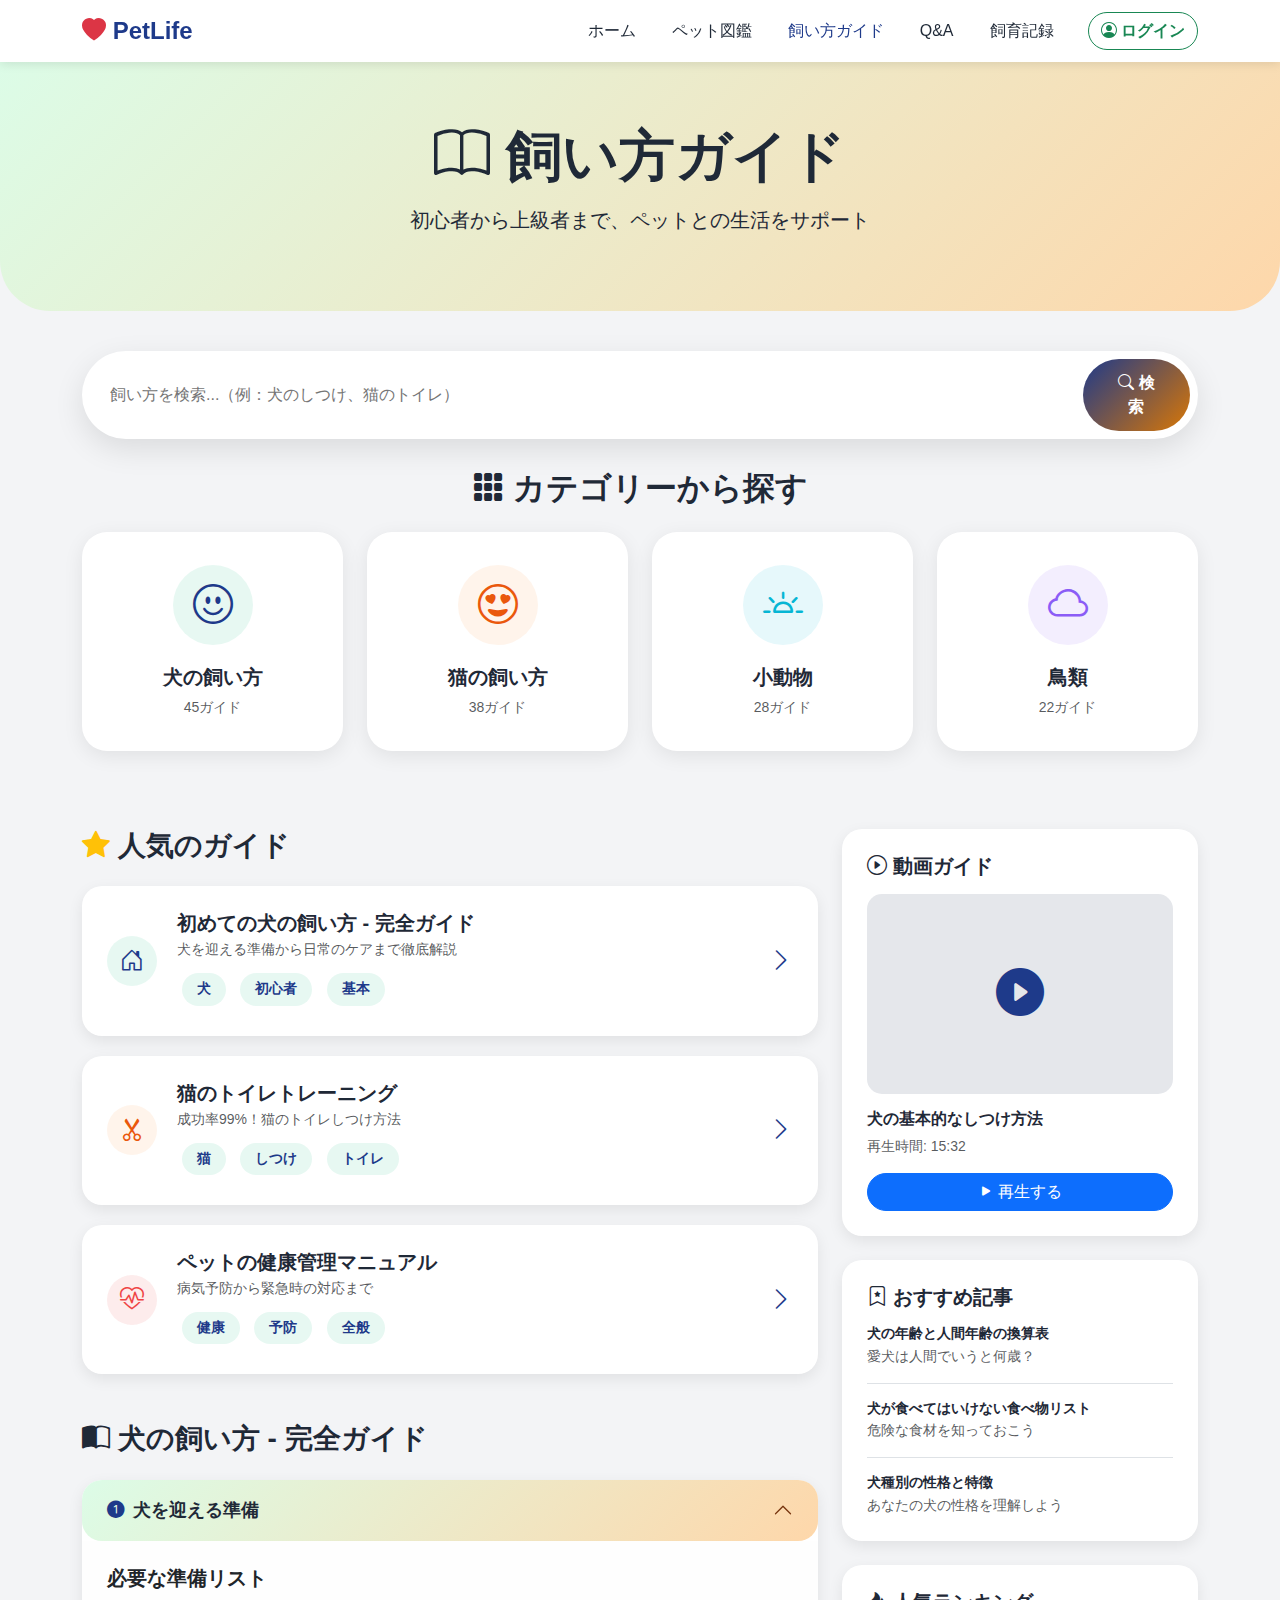
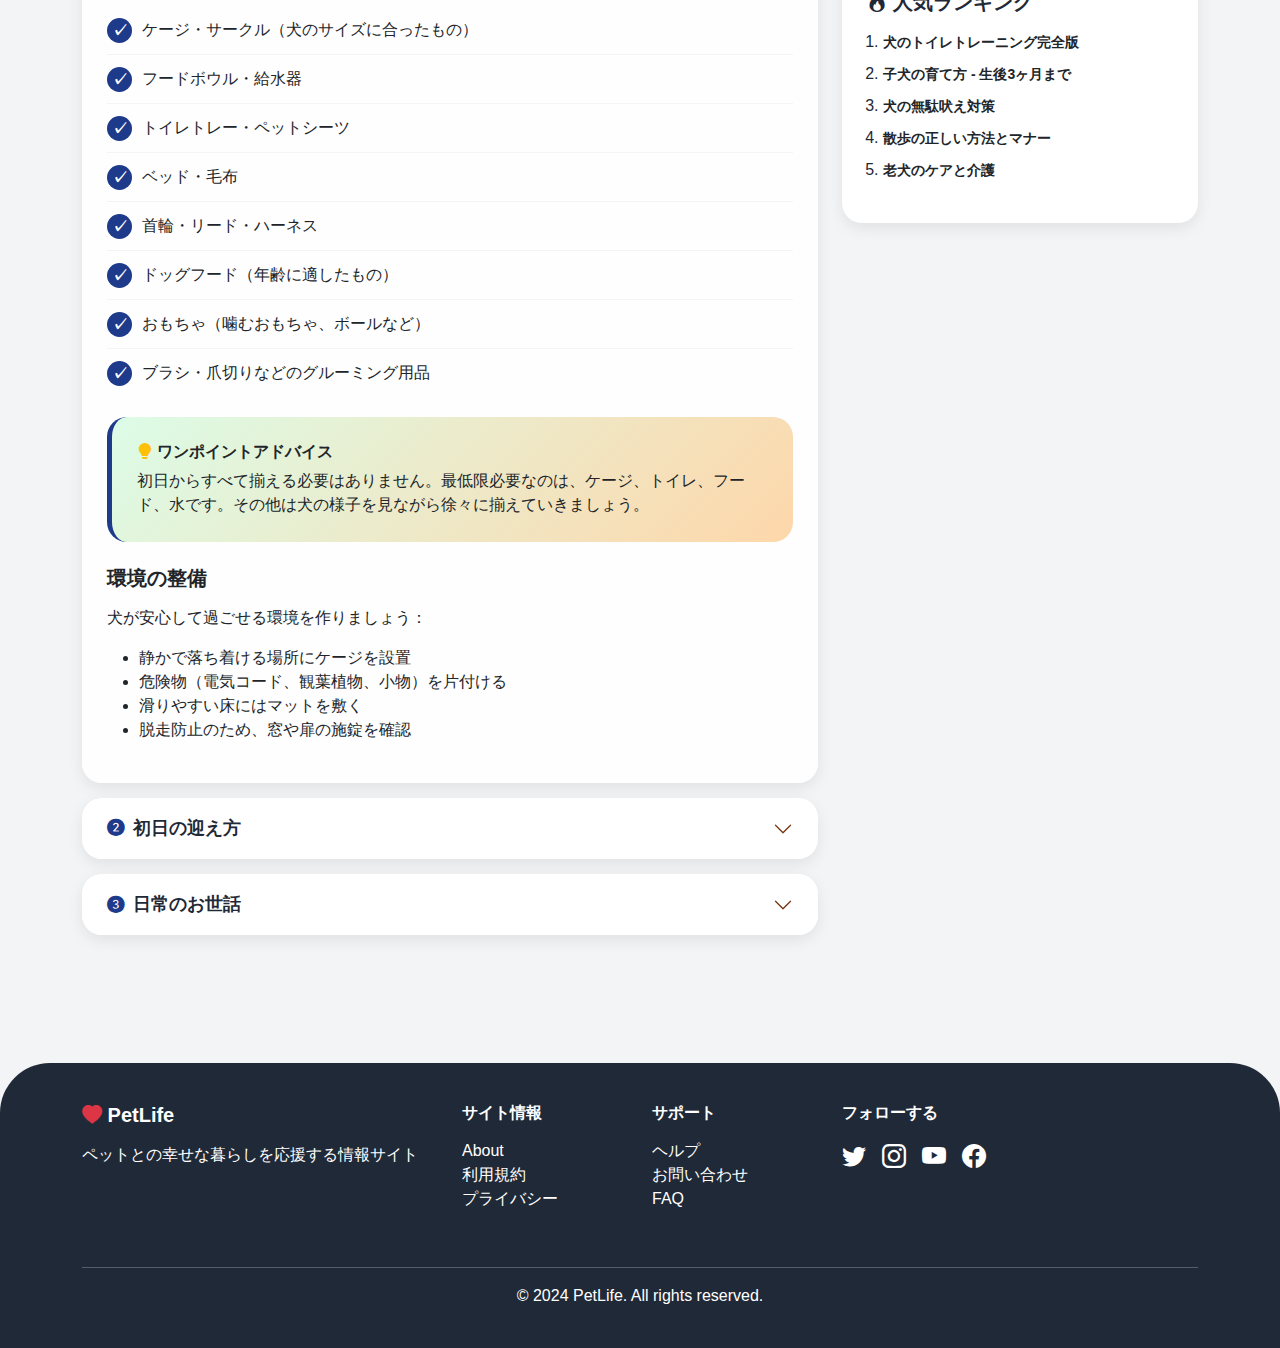
<file: gourmet-guide.html>
<!DOCTYPE html>
<html lang="ja">

<head>
    <meta charset="UTF-8">
    <meta name="viewport" content="width=device-width, initial-scale=1.0">
    <title>PetLife - 飼い方ガイド</title>
    <link href="https://cdn.jsdelivr.net/npm/bootstrap@5.3.0/dist/css/bootstrap.min.css" rel="stylesheet">
    <link rel="stylesheet" href="https://cdn.jsdelivr.net/npm/bootstrap-icons@1.11.0/font/bootstrap-icons.css">
    <link rel="stylesheet" href="css/style.css">
    <style>
        .page-header {
            background: linear-gradient(135deg, #dcfce7 0%, #fed7aa 100%);
            padding: 60px 0;
            border-radius: 0 0 50px 50px;
            margin-bottom: 40px;
        }

        .category-card {
            background: white;
            border-radius: 25px;
            padding: 30px;
            box-shadow: 0 5px 20px rgba(0, 0, 0, 0.08);
            margin-bottom: 30px;
            transition: all 0.3s ease;
            cursor: pointer;
            border: 3px solid transparent;
        }

        .category-card:hover {
            transform: translateY(-5px);
            box-shadow: 0 10px 30px rgba(0, 0, 0, 0.15);
            border-color: var(--primary-color);
        }

        .category-icon {
            width: 80px;
            height: 80px;
            border-radius: 50%;
            display: flex;
            align-items: center;
            justify-content: center;
            font-size: 2.5rem;
            margin: 0 auto 20px;
        }

        .guide-card {
            background: white;
            border-radius: 20px;
            padding: 25px;
            box-shadow: 0 5px 15px rgba(0, 0, 0, 0.08);
            margin-bottom: 20px;
            transition: all 0.3s ease;
        }

        .guide-card:hover {
            transform: translateX(10px);
            box-shadow: 0 10px 25px rgba(0, 0, 0, 0.12);
        }

        .guide-icon {
            width: 50px;
            height: 50px;
            border-radius: 50%;
            display: flex;
            align-items: center;
            justify-content: center;
            font-size: 1.5rem;
            margin-right: 20px;
            flex-shrink: 0;
        }

        .accordion-custom .accordion-item {
            background: white;
            border: none;
            border-radius: 20px;
            margin-bottom: 15px;
            overflow: hidden;
            box-shadow: 0 5px 15px rgba(0, 0, 0, 0.08);
        }

        .accordion-custom .accordion-button {
            background-color: white;
            color: var(--brown-color);
            font-weight: 600;
            font-size: 1.1rem;
            padding: 20px 25px;
            border-radius: 20px;
        }

        .accordion-custom .accordion-button:not(.collapsed) {
            background: linear-gradient(135deg, #dcfce7, #fed7aa);
            color: var(--brown-color);
            box-shadow: none;
        }

        .accordion-custom .accordion-button::after {
            background-image: url("data:image/svg+xml,%3csvg xmlns='http://www.w3.org/2000/svg' viewBox='0 0 16 16' fill='%2378350f'%3e%3cpath fill-rule='evenodd' d='M1.646 4.646a.5.5 0 0 1 .708 0L8 10.293l5.646-5.647a.5.5 0 0 1 .708.708l-6 6a.5.5 0 0 1-.708 0l-6-6a.5.5 0 0 1 0-.708z'/%3e%3c/svg%3e");
        }

        .accordion-custom .accordion-body {
            padding: 25px;
            background-color: #fefefe;
        }

        .step-card {
            background: white;
            border-radius: 20px;
            padding: 25px;
            box-shadow: 0 5px 15px rgba(0, 0, 0, 0.08);
            margin-bottom: 20px;
            position: relative;
            padding-left: 80px;
        }

        .step-number {
            position: absolute;
            left: 20px;
            top: 20px;
            width: 50px;
            height: 50px;
            background: linear-gradient(135deg, var(--primary-color), var(--secondary-color));
            border-radius: 50%;
            display: flex;
            align-items: center;
            justify-content: center;
            color: white;
            font-weight: bold;
            font-size: 1.5rem;
        }

        .tip-box {
            background: linear-gradient(135deg, #dcfce7, #fed7aa);
            border-radius: 20px;
            padding: 25px;
            margin: 20px 0;
            border-left: 5px solid var(--primary-color);
        }

        .warning-box {
            background: #fef3c7;
            border-radius: 20px;
            padding: 25px;
            margin: 20px 0;
            border-left: 5px solid var(--secondary-color);
        }

        .checklist {
            list-style: none;
            padding: 0;
        }

        .checklist li {
            padding: 12px 0;
            padding-left: 35px;
            position: relative;
            border-bottom: 1px solid #f3f4f6;
        }

        .checklist li:last-child {
            border-bottom: none;
        }

        .checklist li::before {
            content: "✓";
            position: absolute;
            left: 0;
            top: 12px;
            width: 25px;
            height: 25px;
            background: var(--primary-color);
            color: white;
            border-radius: 50%;
            display: flex;
            align-items: center;
            justify-content: center;
            font-weight: bold;
        }

        .search-box {
            background: white;
            border-radius: 50px;
            box-shadow: 0 10px 30px rgba(0, 0, 0, 0.1);
            padding: 8px;
            margin-bottom: 30px;
        }

        .search-box input {
            border: none;
            padding: 12px 20px;
            border-radius: 50px;
            width: 100%;
        }

        .search-box input:focus {
            outline: none;
        }

        .search-box button {
            background: linear-gradient(135deg, var(--primary-color), var(--secondary-color));
            border: none;
            color: white;
            padding: 12px 30px;
            border-radius: 50px;
            font-weight: bold;
        }

        .tag-badge {
            background: rgba(16, 185, 129, 0.1);
            color: var(--primary-color);
            padding: 6px 15px;
            border-radius: 50px;
            font-size: 0.85rem;
            font-weight: 600;
            display: inline-block;
            margin: 5px;
        }

        footer {
            background-color: var(--brown-color);
            color: white;
            padding: 40px 0;
            margin-top: 80px;
            border-radius: 50px 50px 0 0;
        }

        .video-thumbnail {
            width: 100%;
            height: 200px;
            background: #e5e7eb;
            border-radius: 15px;
            display: flex;
            align-items: center;
            justify-content: center;
            font-size: 3rem;
            color: var(--primary-color);
            margin-bottom: 15px;
        }

        /* レスポンシブ対応 */
        @media (max-width: 768px) {
            .step-card {
                padding-left: 20px;
                padding-top: 80px;
            }

            .step-number {
                left: 50%;
                transform: translateX(-50%);
                top: 15px;
            }

            .category-icon {
                width: 60px;
                height: 60px;
                font-size: 2rem;
            }

            .guide-icon {
                width: 40px;
                height: 40px;
                font-size: 1.2rem;
            }
        }
    </style>
</head>

<body>
    <!-- ナビゲーションバー -->
    <nav class="navbar navbar-expand-lg sticky-top">
        <div class="container">
            <a class="navbar-brand" href="#">
                <i class="bi bi-heart-fill text-danger"></i> PetLife
            </a>
            <button class="navbar-toggler" type="button" data-bs-toggle="collapse" data-bs-target="#navbarNav">
                <span class="navbar-toggler-icon"></span>
            </button>
            <div class="collapse navbar-collapse" id="navbarNav">
                <ul class="navbar-nav ms-auto">
                    <li class="nav-item">
                        <a class="nav-link" href="#">ホーム</a>
                    </li>
                    <li class="nav-item">
                        <a class="nav-link" href="#">ペット図鑑</a>
                    </li>
                    <li class="nav-item">
                        <a class="nav-link active" href="#">飼い方ガイド</a>
                    </li>
                    <li class="nav-item">
                        <a class="nav-link" href="#">Q&A</a>
                    </li>
                    <li class="nav-item">
                        <a class="nav-link" href="#">飼育記録</a>
                    </li>
                </ul>
                <button class="btn btn-outline-success ms-3 rounded-pill fw-bold">
                    <i class="bi bi-person-circle"></i> ログイン
                </button>
            </div>
        </div>
    </nav>

    <!-- ページヘッダー -->
    <div class="page-header">
        <div class="container">
            <div class="text-center">
                <h1 class="display-4 fw-bold mb-3" style="color: var(--brown-color);">
                    <i class="bi bi-book"></i> 飼い方ガイド
                </h1>
                <p class="lead" style="color: var(--brown-color);">
                    初心者から上級者まで、ペットとの生活をサポート
                </p>
            </div>
        </div>
    </div>

    <div class="container">
        <!-- 検索ボックス -->
        <div class="search-box">
            <div class="d-flex align-items-center">
                <input type="text" class="flex-grow-1" placeholder="飼い方を検索...（例：犬のしつけ、猫のトイレ）">
                <button type="button">
                    <i class="bi bi-search"></i> 検索
                </button>
            </div>
        </div>

        <!-- カテゴリー選択 -->
        <section class="mb-5">
            <h2 class="text-center fw-bold mb-4" style="color: var(--brown-color);">
                <i class="bi bi-grid-3x3-gap-fill"></i> カテゴリーから探す
            </h2>

            <div class="row g-4">
                <div class="col-md-3 col-sm-6">
                    <div class="category-card text-center">
                        <div class="category-icon"
                            style="background: rgba(16, 185, 129, 0.1); color: var(--primary-color);">
                            <i class="bi bi-emoji-smile"></i>
                        </div>
                        <h5 class="fw-bold mb-2" style="color: var(--brown-color);">犬の飼い方</h5>
                        <p class="text-muted small mb-0">45ガイド</p>
                    </div>
                </div>

                <div class="col-md-3 col-sm-6">
                    <div class="category-card text-center">
                        <div class="category-icon"
                            style="background: rgba(251, 146, 60, 0.1); color: var(--accent-color);">
                            <i class="bi bi-emoji-heart-eyes"></i>
                        </div>
                        <h5 class="fw-bold mb-2" style="color: var(--brown-color);">猫の飼い方</h5>
                        <p class="text-muted small mb-0">38ガイド</p>
                    </div>
                </div>

                <div class="col-md-3 col-sm-6">
                    <div class="category-card text-center">
                        <div class="category-icon" style="background: rgba(6, 182, 212, 0.1); color: #06b6d4;">
                            <i class="bi bi-brightness-alt-high"></i>
                        </div>
                        <h5 class="fw-bold mb-2" style="color: var(--brown-color);">小動物</h5>
                        <p class="text-muted small mb-0">28ガイド</p>
                    </div>
                </div>

                <div class="col-md-3 col-sm-6">
                    <div class="category-card text-center">
                        <div class="category-icon" style="background: rgba(139, 92, 246, 0.1); color: #8b5cf6;">
                            <i class="bi bi-cloud"></i>
                        </div>
                        <h5 class="fw-bold mb-2" style="color: var(--brown-color);">鳥類</h5>
                        <p class="text-muted small mb-0">22ガイド</p>
                    </div>
                </div>
            </div>
        </section>

        <div class="row">
            <!-- メインコンテンツ -->
            <div class="col-lg-8">
                <!-- 人気ガイド -->
                <section class="mb-5">
                    <h3 class="fw-bold mb-4" style="color: var(--brown-color);">
                        <i class="bi bi-star-fill text-warning"></i> 人気のガイド
                    </h3>

                    <div class="guide-card">
                        <div class="d-flex align-items-center">
                            <div class="guide-icon"
                                style="background: rgba(16, 185, 129, 0.1); color: var(--primary-color);">
                                <i class="bi bi-house-door"></i>
                            </div>
                            <div class="flex-grow-1">
                                <h5 class="fw-bold mb-1" style="color: var(--brown-color);">初めての犬の飼い方 - 完全ガイド</h5>
                                <p class="text-muted mb-2 small">犬を迎える準備から日常のケアまで徹底解説</p>
                                <div>
                                    <span class="tag-badge">犬</span>
                                    <span class="tag-badge">初心者</span>
                                    <span class="tag-badge">基本</span>
                                </div>
                            </div>
                            <i class="bi bi-chevron-right fs-4" style="color: var(--primary-color);"></i>
                        </div>
                    </div>

                    <div class="guide-card">
                        <div class="d-flex align-items-center">
                            <div class="guide-icon"
                                style="background: rgba(251, 146, 60, 0.1); color: var(--accent-color);">
                                <i class="bi bi-scissors"></i>
                            </div>
                            <div class="flex-grow-1">
                                <h5 class="fw-bold mb-1" style="color: var(--brown-color);">猫のトイレトレーニング</h5>
                                <p class="text-muted mb-2 small">成功率99%！猫のトイレしつけ方法</p>
                                <div>
                                    <span class="tag-badge">猫</span>
                                    <span class="tag-badge">しつけ</span>
                                    <span class="tag-badge">トイレ</span>
                                </div>
                            </div>
                            <i class="bi bi-chevron-right fs-4" style="color: var(--primary-color);"></i>
                        </div>
                    </div>

                    <div class="guide-card">
                        <div class="d-flex align-items-center">
                            <div class="guide-icon" style="background: rgba(239, 68, 68, 0.1); color: #ef4444;">
                                <i class="bi bi-heart-pulse"></i>
                            </div>
                            <div class="flex-grow-1">
                                <h5 class="fw-bold mb-1" style="color: var(--brown-color);">ペットの健康管理マニュアル</h5>
                                <p class="text-muted mb-2 small">病気予防から緊急時の対応まで</p>
                                <div>
                                    <span class="tag-badge">健康</span>
                                    <span class="tag-badge">予防</span>
                                    <span class="tag-badge">全般</span>
                                </div>
                            </div>
                            <i class="bi bi-chevron-right fs-4" style="color: var(--primary-color);"></i>
                        </div>
                    </div>
                </section>

                <!-- 詳細ガイド: 犬の飼い方 -->
                <section class="mb-5">
                    <h3 class="fw-bold mb-4" style="color: var(--brown-color);">
                        <i class="bi bi-book-half"></i> 犬の飼い方 - 完全ガイド
                    </h3>

                    <div class="accordion accordion-custom" id="dogGuideAccordion">
                        <div class="accordion-item">
                            <h2 class="accordion-header">
                                <button class="accordion-button" type="button" data-bs-toggle="collapse"
                                    data-bs-target="#step1">
                                    <i class="bi bi-1-circle-fill me-2" style="color: var(--primary-color);"></i>
                                    犬を迎える準備
                                </button>
                            </h2>
                            <div id="step1" class="accordion-collapse collapse show"
                                data-bs-parent="#dogGuideAccordion">
                                <div class="accordion-body">
                                    <h5 class="fw-bold mb-3">必要な準備リスト</h5>
                                    <ul class="checklist">
                                        <li>ケージ・サークル（犬のサイズに合ったもの）</li>
                                        <li>フードボウル・給水器</li>
                                        <li>トイレトレー・ペットシーツ</li>
                                        <li>ベッド・毛布</li>
                                        <li>首輪・リード・ハーネス</li>
                                        <li>ドッグフード（年齢に適したもの）</li>
                                        <li>おもちゃ（噛むおもちゃ、ボールなど）</li>
                                        <li>ブラシ・爪切りなどのグルーミング用品</li>
                                    </ul>

                                    <div class="tip-box">
                                        <h6 class="fw-bold mb-2">
                                            <i class="bi bi-lightbulb-fill text-warning"></i> ワンポイントアドバイス
                                        </h6>
                                        <p class="mb-0">
                                            初日からすべて揃える必要はありません。最低限必要なのは、ケージ、トイレ、フード、水です。その他は犬の様子を見ながら徐々に揃えていきましょう。</p>
                                    </div>

                                    <h5 class="fw-bold mb-3 mt-4">環境の整備</h5>
                                    <p>犬が安心して過ごせる環境を作りましょう：</p>
                                    <ul>
                                        <li>静かで落ち着ける場所にケージを設置</li>
                                        <li>危険物（電気コード、観葉植物、小物）を片付ける</li>
                                        <li>滑りやすい床にはマットを敷く</li>
                                        <li>脱走防止のため、窓や扉の施錠を確認</li>
                                    </ul>
                                </div>
                            </div>
                        </div>

                        <div class="accordion-item">
                            <h2 class="accordion-header">
                                <button class="accordion-button collapsed" type="button" data-bs-toggle="collapse"
                                    data-bs-target="#step2">
                                    <i class="bi bi-2-circle-fill me-2" style="color: var(--primary-color);"></i>
                                    初日の迎え方
                                </button>
                            </h2>
                            <div id="step2" class="accordion-collapse collapse" data-bs-parent="#dogGuideAccordion">
                                <div class="accordion-body">
                                    <h5 class="fw-bold mb-3">初日のスケジュール</h5>

                                    <div class="step-card">
                                        <div class="step-number">1</div>
                                        <h6 class="fw-bold mb-2">到着後すぐ</h6>
                                        <p class="mb-0">まずトイレに連れて行きます。長時間の移動で排泄したくなっているはずです。成功したら優しく褒めてあげましょう。</p>
                                    </div>

                                    <div class="step-card">
                                        <div class="step-number">2</div>
                                        <h6 class="fw-bold mb-2">家の中を探索</h6>
                                        <p class="mb-0">犬のペースで家の中を見せてあげます。無理に触ったり、大きな音を立てないように注意しましょう。</p>
                                    </div>

                                    <div class="step-card">
                                        <div class="step-number">3</div>
                                        <h6 class="fw-bold mb-2">水とフードを用意</h6>
                                        <p class="mb-0">新鮮な水を常に飲めるようにします。フードは前の飼い主と同じものから始め、徐々に変更していきます。</p>
                                    </div>

                                    <div class="step-card">
                                        <div class="step-number">4</div>
                                        <h6 class="fw-bold mb-2">十分な休息</h6>
                                        <p class="mb-0">環境の変化でストレスを感じています。ケージでゆっくり休ませてあげましょう。</p>
                                    </div>

                                    <div class="warning-box">
                                        <h6 class="fw-bold mb-2">
                                            <i class="bi bi-exclamation-triangle-fill text-warning"></i> 注意事項
                                        </h6>
                                        <ul class="mb-0">
                                            <li>初日は来客を控える</li>
                                            <li>子供がいる場合は、静かに接するよう指導</li>
                                            <li>長時間構いすぎない（犬も疲れています）</li>
                                            <li>逃げ出さないよう、ドアの開閉に注意</li>
                                        </ul>
                                    </div>
                                </div>
                            </div>
                        </div>

                        <div class="accordion-item">
                            <h2 class="accordion-header">
                                <button class="accordion-button collapsed" type="button" data-bs-toggle="collapse"
                                    data-bs-target="#step3">
                                    <i class="bi bi-3-circle-fill me-2" style="color: var(--primary-color);"></i>
                                    日常のお世話
                                </button>
                            </h2>
                            <div id="step3" class="accordion-collapse collapse" data-bs-parent="#dogGuideAccordion">
                                <div class="accordion-body">
                                    <h5 class="fw-bold mb-3">毎日のルーティン</h5>

                                    <div class="row">
                                        <div class="col-md-6 mb-3">
                                            <div class="card border-0 bg-light p-3">
                                                <h6 class="fw-bold mb-2">
                                                    <i class="bi bi-sunrise text-warning"></i> 朝（6:00-9:00）
                                                </h6>
                                                <ul class="small mb-0">
                                                    <li>散歩（20-30分）</li>
                                                    <li>朝食</li>
                                                    <li>水の交換</li>
                                                    <li>トイレ掃除</li>
                                                </ul>
                                            </div>
                                        </div>

                                        <div class="col-md-6 mb-3">
                                            <div class="card border-0 bg-light p-3">
                                                <h6 class="fw-bold mb-2">
                                                    <i class="bi bi-sun text-warning"></i> 昼（12:00-15:00）
                                                </h6>
                                                <ul class="small mb-0">
                                                    <li>短い散歩（可能なら）</li>
                                                    <li>遊び時間</li>
                                                    <li>水のチェック</li>
                                                    <li>トイレ掃除</li>
                                                </ul>
                                            </div>
                                        </div>

                                        <div class="col-md-6 mb-3">
                                            <div class="card border-0 bg-light p-3">
                                                <h6 class="fw-bold mb-2">
                                                    <i class="bi bi-sunset text-warning"></i> 夕方（17:00-19:00）
                                                </h6>
                                                <ul class="small mb-0">
                                                    <li>散歩（30-40分）</li>
                                                    <li>夕食</li>
                                                    <li>ブラッシング</li>
                                                    <li>遊び・しつけ</li>
                                                </ul>
                                            </div>
                                        </div>

                                        <div class="col-md-6 mb-3">
                                            <div class="card border-0 bg-light p-3">
                                                <h6 class="fw-bold mb-2">
                                                    <i class="bi bi-moon-stars text-primary"></i> 夜（21:00-23:00）
                                                </h6>
                                                <ul class="small mb-0">
                                                    <li>最後のトイレ</li>
                                                    <li>水のチェック</li>
                                                    <li>ケージで就寝</li>
                                                </ul>
                                            </div>
                                        </div>
                                    </div>
                                    <div class="accordion-item">
                                        <h2 class="accordion-header">
                                            <button class="accordion-button collapsed" type="button"
                                                data-bs-toggle="collapse" data-bs-target="#step4">
                                                <i class="bi bi-4-circle-fill me-2"
                                                    style="color: var(--primary-color);"></i>
                                                しつけの基本
                                            </button>
                                        </h2>
                                        <div id="step4" class="accordion-collapse collapse"
                                            data-bs-parent="#dogGuideAccordion">
                                            <div class="accordion-body">
                                                <h5 class="fw-bold mb-3">基本コマンド</h5>

                                                <div class="mb-4">
                                                    <h6 class="fw-bold">1. おすわり</h6>
                                                    <p>最も基本的なコマンド。おやつを使って練習しましょう。</p>
                                                    <ol>
                                                        <li>おやつを犬の鼻先に持っていく</li>
                                                        <li>おやつを頭の上に移動させる</li>
                                                        <li>自然とお尻が下がるので「おすわり」と言う</li>
                                                        <li>座ったらすぐに褒めておやつを与える</li>
                                                    </ol>
                                                </div>

                                                <div class="mb-4">
                                                    <h6 class="fw-bold">2. まて</h6>
                                                    <p>安全のために重要なコマンドです。</p>
                                                    <ol>
                                                        <li>「おすわり」の姿勢から始める</li>
                                                        <li>手のひらを犬に向けて「まて」と言う</li>
                                                        <li>1-2秒待てたらすぐ褒める</li>
                                                        <li>徐々に待つ時間を延ばす</li>
                                                    </ol>
                                                </div>

                                                <div class="tip-box">
                                                    <h6 class="fw-bold mb-2">
                                                        <i class="bi bi-lightbulb-fill text-warning"></i> しつけのコツ
                                                    </h6>
                                                    <ul class="mb-0">
                                                        <li>短時間（5-10分）を1日に複数回</li>
                                                        <li>成功したらすぐに褒める（タイミングが重要）</li>
                                                        <li>失敗しても叱らない</li>
                                                        <li>家族全員で統一したコマンドを使う</li>
                                                        <li>犬の集中力が高い食前がおすすめ</li>
                                                    </ul>
                                                </div>
                                            </div>
                                        </div>
                                    </div>

                                    <div class="accordion-item">
                                        <h2 class="accordion-header">
                                            <button class="accordion-button collapsed" type="button"
                                                data-bs-toggle="collapse" data-bs-target="#step5">
                                                <i class="bi bi-5-circle-fill me-2"
                                                    style="color: var(--primary-color);"></i>
                                                健康管理
                                            </button>
                                        </h2>
                                        <div id="step5" class="accordion-collapse collapse"
                                            data-bs-parent="#dogGuideAccordion">
                                            <div class="accordion-body">
                                                <h5 class="fw-bold mb-3">定期的な健康チェック</h5>

                                                <div class="table-responsive">
                                                    <table class="table">
                                                        <thead class="table-light">
                                                            <tr>
                                                                <th>項目</th>
                                                                <th>頻度</th>
                                                                <th>チェックポイント</th>
                                                            </tr>
                                                        </thead>
                                                        <tbody>
                                                            <tr>
                                                                <td><strong>ワクチン接種</strong></td>
                                                                <td>年1回</td>
                                                                <td>混合ワクチン、狂犬病ワクチン</td>
                                                            </tr>
                                                            <tr>
                                                                <td><strong>健康診断</strong></td>
                                                                <td>年1-2回</td>
                                                                <td>血液検査、尿検査、レントゲン</td>
                                                            </tr>
                                                            <tr>
                                                                <td><strong>フィラリア予防</strong></td>
                                                                <td>月1回（4-11月）</td>
                                                                <td>予防薬の投与</td>
                                                            </tr>
                                                            <tr>
                                                                <td><strong>ノミ・ダニ予防</strong></td>
                                                                <td>月1回</td>
                                                                <td>予防薬の投与</td>
                                                            </tr>
                                                        </tbody>
                                                    </table>
                                                </div>

                                                <div class="warning-box mt-4">
                                                    <h6 class="fw-bold mb-2">
                                                        <i class="bi bi-exclamation-triangle-fill text-warning"></i>
                                                        病院に連れて行くべきサイン
                                                    </h6>
                                                    <ul class="mb-0">
                                                        <li>食欲がない（24時間以上）</li>
                                                        <li>嘔吐・下痢が続く</li>
                                                        <li>ぐったりして元気がない</li>
                                                        <li>呼吸が荒い、咳をする</li>
                                                        <li>歩き方がおかしい</li>
                                                        <li>体を痛がる素振りを見せる</li>
                                                    </ul>
                                                </div>
                                            </div>
                                        </div>
                                    </div>
                                </div>
                </section>
            </div>

            <!-- サイドバー -->
            <div class="col-lg-4">
                <!-- 動画ガイド -->
                <div class="guide-card mb-4">
                    <h5 class="fw-bold mb-3" style="color: var(--brown-color);">
                        <i class="bi bi-play-circle"></i> 動画ガイド
                    </h5>
                    <div class="video-thumbnail">
                        <i class="bi bi-play-circle-fill"></i>
                    </div>
                    <h6 class="fw-bold mb-2">犬の基本的なしつけ方法</h6>
                    <p class="text-muted small mb-3">再生時間: 15:32</p>
                    <button class="btn btn-primary w-100 rounded-pill">
                        <i class="bi bi-play-fill"></i> 再生する
                    </button>
                </div>

                <!-- おすすめ記事 -->
                <div class="guide-card mb-4">
                    <h5 class="fw-bold mb-3" style="color: var(--brown-color);">
                        <i class="bi bi-bookmark-star"></i> おすすめ記事
                    </h5>
                    <div class="mb-3 pb-3 border-bottom">
                        <h6 class="fw-bold mb-1 small">犬の年齢と人間年齢の換算表</h6>
                        <p class="text-muted small mb-0">愛犬は人間でいうと何歳？</p>
                    </div>
                    <div class="mb-3 pb-3 border-bottom">
                        <h6 class="fw-bold mb-1 small">犬が食べてはいけない食べ物リスト</h6>
                        <p class="text-muted small mb-0">危険な食材を知っておこう</p>
                    </div>
                    <div class="mb-0">
                        <h6 class="fw-bold mb-1 small">犬種別の性格と特徴</h6>
                        <p class="text-muted small mb-0">あなたの犬の性格を理解しよう</p>
                    </div>
                </div>

                <!-- よく読まれているガイド -->
                <div class="guide-card">
                    <h5 class="fw-bold mb-3" style="color: var(--brown-color);">
                        <i class="bi bi-fire"></i> 人気ランキング
                    </h5>
                    <ol class="ps-3">
                        <li class="mb-2">
                            <a href="#" class="text-decoration-none text-dark">
                                <small class="fw-bold">犬のトイレトレーニング完全版</small>
                            </a>
                        </li>
                        <li class="mb-2">
                            <a href="#" class="text-decoration-none text-dark">
                                <small class="fw-bold">子犬の育て方 - 生後3ヶ月まで</small>
                            </a>
                        </li>
                        <li class="mb-2">
                            <a href="#" class="text-decoration-none text-dark">
                                <small class="fw-bold">犬の無駄吠え対策</small>
                            </a>
                        </li>
                        <li class="mb-2">
                            <a href="#" class="text-decoration-none text-dark">
                                <small class="fw-bold">散歩の正しい方法とマナー</small>
                            </a>
                        </li>
                        <li class="mb-0">
                            <a href="#" class="text-decoration-none text-dark">
                                <small class="fw-bold">老犬のケアと介護</small>
                            </a>
                        </li>
                    </ol>
                </div>
            </div>
        </div>
    </div>

    <!-- フッター -->
    <footer>
        <div class="container">
            <div class="row">
                <div class="col-md-4 mb-4">
                    <h5 class="fw-bold mb-3">
                        <i class="bi bi-heart-fill text-danger"></i> PetLife
                    </h5>
                    <p>ペットとの幸せな暮らしを応援する情報サイト</p>
                </div>
                <div class="col-md-2 mb-4">
                    <h6 class="fw-bold mb-3">サイト情報</h6>
                    <ul class="list-unstyled">
                        <li><a href="#" class="text-white text-decoration-none">About</a></li>
                        <li><a href="#" class="text-white text-decoration-none">利用規約</a></li>
                        <li><a href="#" class="text-white text-decoration-none">プライバシー</a></li>
                    </ul>
                </div>
                <div class="col-md-2 mb-4">
                    <h6 class="fw-bold mb-3">サポート</h6>
                    <ul class="list-unstyled">
                        <li><a href="#" class="text-white text-decoration-none">ヘルプ</a></li>
                        <li><a href="#" class="text-white text-decoration-none">お問い合わせ</a></li>
                        <li><a href="#" class="text-white text-decoration-none">FAQ</a></li>
                    </ul>
                </div>
                <div class="col-md-4 mb-4">
                    <h6 class="fw-bold mb-3">フォローする</h6>
                    <div class="d-flex gap-3">
                        <a href="#" class="text-white fs-4"><i class="bi bi-twitter"></i></a>
                        <a href="#" class="text-white fs-4"><i class="bi bi-instagram"></i></a>
                        <a href="#" class="text-white fs-4"><i class="bi bi-youtube"></i></a>
                        <a href="#" class="text-white fs-4"><i class="bi bi-facebook"></i></a>
                    </div>
                </div>
            </div>
            <hr class="border-light">
            <p class="text-center mb-0">&copy; 2024 PetLife. All rights reserved.</p>
        </div>
    </footer>

    <script src="https://cdn.jsdelivr.net/npm/bootstrap@5.3.0/dist/js/bootstrap.bundle.min.js"></script>
    <script src="js/main.js"></script>
    <script>
        // アコーディオンの動作確認
        document.addEventListener('DOMContentLoaded', function () {
            console.log('飼い方ガイドページが読み込まれました');
        });
    </script>
</body>

</html>
</file>
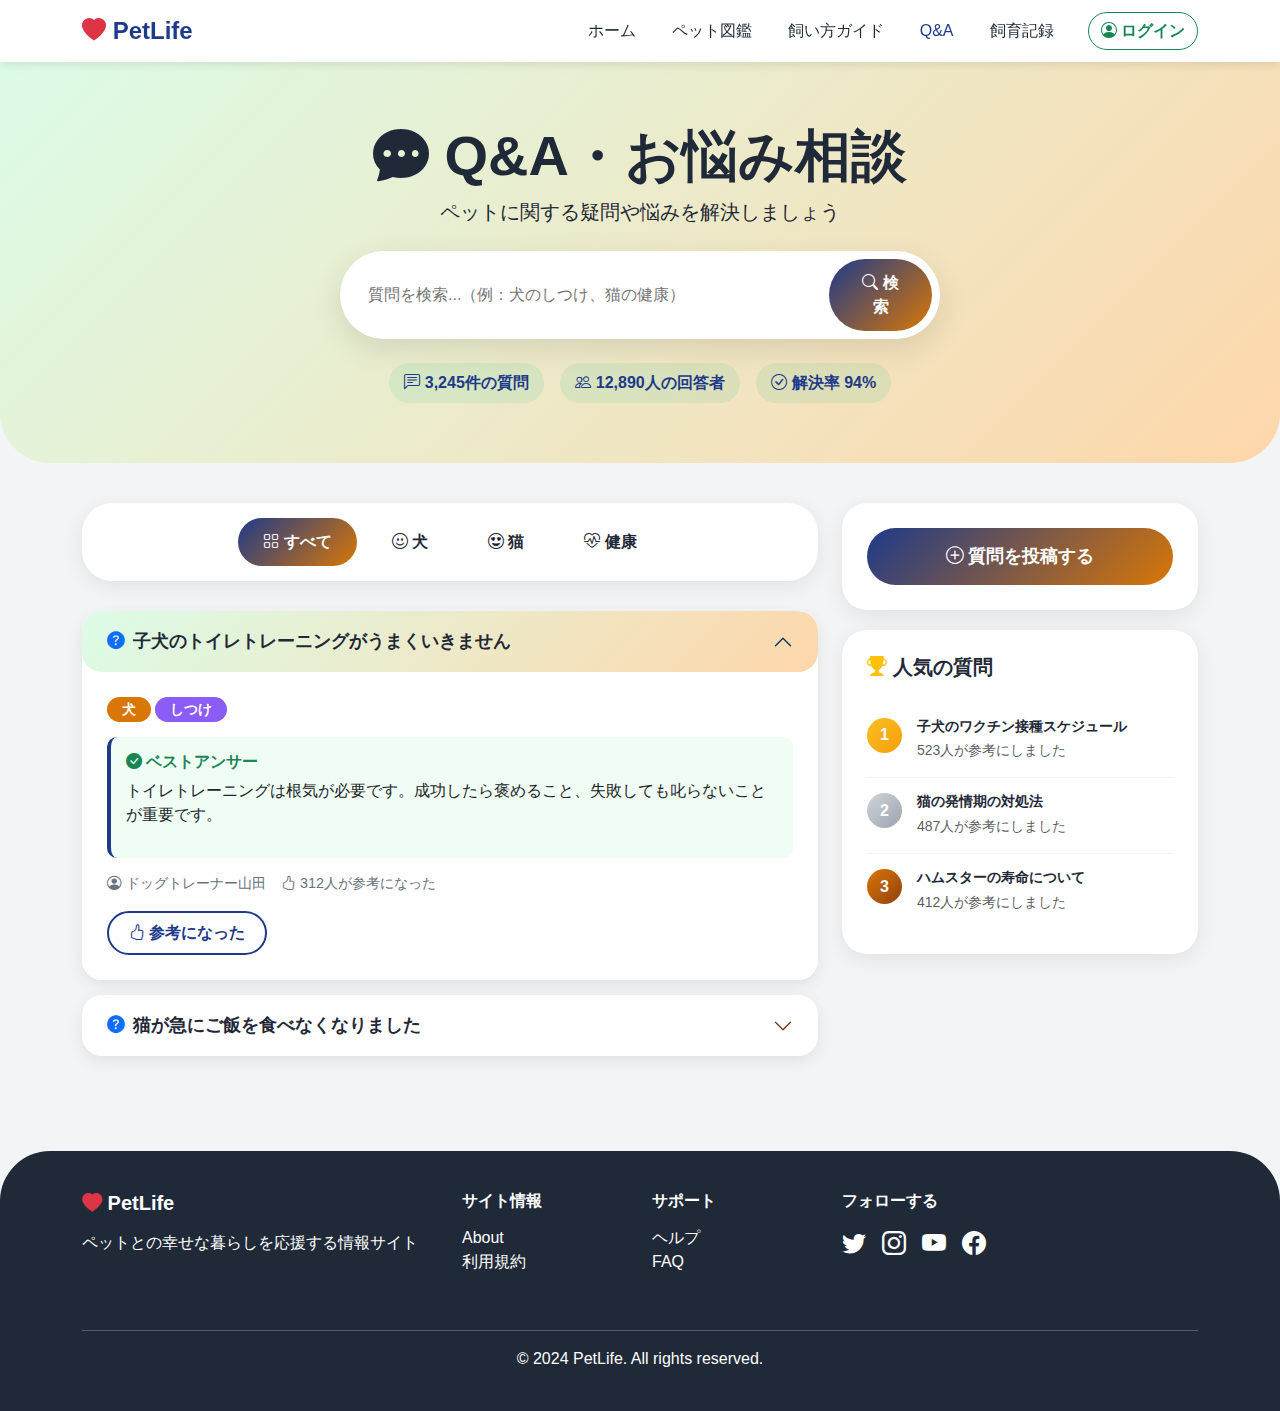
<file: gourmet-qa.html>
<!DOCTYPE html>
<html lang="ja">

<head>
    <meta charset="UTF-8">
    <meta name="viewport" content="width=device-width, initial-scale=1.0">
    <title>PetLife - Q&A・お悩み相談</title>
    <link href="https://cdn.jsdelivr.net/npm/bootstrap@5.3.0/dist/css/bootstrap.min.css" rel="stylesheet">
    <link rel="stylesheet" href="https://cdn.jsdelivr.net/npm/bootstrap-icons@1.11.0/font/bootstrap-icons.css">
    <link rel="stylesheet" href="css/style.css">
    <style>
        .page-header {
            background: linear-gradient(135deg, #dcfce7 0%, #fed7aa 100%);
            padding: 60px 0;
            border-radius: 0 0 50px 50px;
            margin-bottom: 40px;
        }

        .search-box {
            background: white;
            border-radius: 50px;
            box-shadow: 0 10px 30px rgba(0, 0, 0, 0.1);
            padding: 8px;
            max-width: 600px;
            margin: 0 auto;
        }

        .search-box input {
            border: none;
            padding: 12px 20px;
            border-radius: 50px;
            width: 100%;
        }

        .search-box input:focus {
            outline: none;
        }

        .search-box button {
            background: linear-gradient(135deg, var(--primary-color), var(--secondary-color));
            border: none;
            color: white;
            padding: 12px 30px;
            border-radius: 50px;
            font-weight: bold;
        }

        .category-tabs {
            background: white;
            border-radius: 30px;
            padding: 10px;
            box-shadow: 0 5px 20px rgba(0, 0, 0, 0.08);
            margin-bottom: 30px;
        }

        .category-tabs .nav-link {
            border-radius: 25px;
            padding: 12px 25px;
            color: var(--brown-color);
            font-weight: 600;
            margin: 5px;
            transition: all 0.3s ease;
        }

        .category-tabs .nav-link:hover {
            background-color: rgba(16, 185, 129, 0.1);
        }

        .category-tabs .nav-link.active {
            background: linear-gradient(135deg, var(--primary-color), var(--secondary-color));
            color: white !important;
        }

        .accordion-item {
            background: white;
            border: none;
            border-radius: 20px !important;
            margin-bottom: 15px;
            overflow: hidden;
            box-shadow: 0 5px 15px rgba(0, 0, 0, 0.08);
        }

        .accordion-button {
            background-color: white;
            color: var(--brown-color);
            font-weight: 600;
            font-size: 1.1rem;
            padding: 20px 25px;
            border-radius: 20px !important;
        }

        .accordion-button:not(.collapsed) {
            background: linear-gradient(135deg, #dcfce7, #fed7aa);
            color: var(--brown-color);
            box-shadow: none;
        }

        .accordion-button:focus {
            box-shadow: none;
            border: none;
        }

        .accordion-button::after {
            background-image: url("data:image/svg+xml,%3csvg xmlns='http://www.w3.org/2000/svg' viewBox='0 0 16 16' fill='%2378350f'%3e%3cpath fill-rule='evenodd' d='M1.646 4.646a.5.5 0 0 1 .708 0L8 10.293l5.646-5.647a.5.5 0 0 1 .708.708l-6 6a.5.5 0 0 1-.708 0l-6-6a.5.5 0 0 1 0-.708z'/%3e%3c/svg%3e");
        }

        .accordion-body {
            padding: 25px;
            background-color: #fefefe;
        }

        .question-meta {
            display: flex;
            gap: 15px;
            margin-top: 15px;
            flex-wrap: wrap;
        }

        .meta-item {
            display: flex;
            align-items: center;
            gap: 5px;
            color: #6b7280;
            font-size: 0.9rem;
        }

        .badge-category {
            background: var(--secondary-color);
            color: white;
            padding: 5px 15px;
            border-radius: 50px;
            font-size: 0.85rem;
            font-weight: 600;
        }

        .sidebar-card {
            background: white;
            border-radius: 25px;
            padding: 25px;
            box-shadow: 0 5px 20px rgba(0, 0, 0, 0.08);
            margin-bottom: 20px;
        }

        .ranking-item {
            display: flex;
            align-items: start;
            padding: 15px 0;
            border-bottom: 1px solid #f3f4f6;
        }

        .ranking-item:last-child {
            border-bottom: none;
        }

        .ranking-number {
            width: 35px;
            height: 35px;
            background: linear-gradient(135deg, var(--primary-color), var(--secondary-color));
            border-radius: 50%;
            display: flex;
            align-items: center;
            justify-content: center;
            color: white;
            font-weight: bold;
            flex-shrink: 0;
            margin-right: 15px;
        }

        .ranking-number.gold {
            background: linear-gradient(135deg, #fbbf24, #f59e0b);
        }

        .ranking-number.silver {
            background: linear-gradient(135deg, #d1d5db, #9ca3af);
        }

        .ranking-number.bronze {
            background: linear-gradient(135deg, #d97706, #92400e);
        }

        .btn-post-question {
            background: linear-gradient(135deg, var(--primary-color), var(--secondary-color));
            border: none;
            color: white;
            padding: 15px 40px;
            border-radius: 50px;
            font-weight: bold;
            font-size: 1.1rem;
            width: 100%;
            transition: all 0.3s ease;
        }

        .btn-post-question:hover {
            transform: translateY(-3px);
            box-shadow: 0 10px 25px rgba(16, 185, 129, 0.3);
        }

        .stats-badge {
            display: inline-flex;
            align-items: center;
            gap: 5px;
            background: rgba(16, 185, 129, 0.1);
            color: var(--primary-color);
            padding: 8px 15px;
            border-radius: 50px;
            font-weight: 600;
        }

        footer {
            background-color: var(--brown-color);
            color: white;
            padding: 40px 0;
            margin-top: 80px;
            border-radius: 50px 50px 0 0;
        }

        .answer-highlight {
            background-color: #f0fdf4;
            border-left: 4px solid var(--primary-color);
            padding: 15px;
            border-radius: 10px;
            margin-top: 15px;
        }

        .helpful-btn {
            background-color: transparent;
            border: 2px solid var(--primary-color);
            color: var(--primary-color);
            padding: 8px 20px;
            border-radius: 50px;
            font-weight: 600;
            transition: all 0.3s ease;
        }

        .helpful-btn:hover {
            background-color: var(--primary-color);
            color: white;
        }
    </style>
</head>

<body>
    <nav class="navbar navbar-expand-lg sticky-top">
        <div class="container">
            <a class="navbar-brand" href="#">
                <i class="bi bi-heart-fill text-danger"></i> PetLife
            </a>
            <button class="navbar-toggler" type="button" data-bs-toggle="collapse" data-bs-target="#navbarNav">
                <span class="navbar-toggler-icon"></span>
            </button>
            <div class="collapse navbar-collapse" id="navbarNav">
                <ul class="navbar-nav ms-auto">
                    <li class="nav-item"><a class="nav-link" href="#">ホーム</a></li>
                    <li class="nav-item"><a class="nav-link" href="#">ペット図鑑</a></li>
                    <li class="nav-item"><a class="nav-link" href="#">飼い方ガイド</a></li>
                    <li class="nav-item"><a class="nav-link active" href="#">Q&A</a></li>
                    <li class="nav-item"><a class="nav-link" href="#">飼育記録</a></li>
                </ul>
                <button class="btn btn-outline-success ms-3 rounded-pill fw-bold">
                    <i class="bi bi-person-circle"></i> ログイン
                </button>
            </div>
        </div>
    </nav>

    <div class="page-header">
        <div class="container">
            <div class="text-center mb-4">
                <h1 class="display-4 fw-bold" style="color: var(--brown-color);">
                    <i class="bi bi-chat-dots-fill"></i> Q&A・お悩み相談
                </h1>
                <p class="lead" style="color: var(--brown-color);">
                    ペットに関する疑問や悩みを解決しましょう
                </p>
            </div>

            <div class="search-box">
                <div class="d-flex align-items-center">
                    <input type="text" class="flex-grow-1" placeholder="質問を検索...（例：犬のしつけ、猫の健康）">
                    <button type="button"><i class="bi bi-search"></i> 検索</button>
                </div>
            </div>

            <div class="text-center mt-4">
                <div class="d-flex justify-content-center gap-3 flex-wrap">
                    <span class="stats-badge"><i class="bi bi-chat-left-text"></i> 3,245件の質問</span>
                    <span class="stats-badge"><i class="bi bi-people"></i> 12,890人の回答者</span>
                    <span class="stats-badge"><i class="bi bi-check-circle"></i> 解決率 94%</span>
                </div>
            </div>
        </div>
    </div>

    <div class="container">
        <div class="row">
            <div class="col-lg-8">
                <div class="category-tabs">
                    <ul class="nav nav-pills justify-content-center flex-wrap" id="categoryTabs" role="tablist">
                        <li class="nav-item" role="presentation">
                            <button class="nav-link active" data-bs-toggle="pill" data-bs-target="#all" type="button"
                                role="tab">
                                <i class="bi bi-grid"></i> すべて
                            </button>
                        </li>
                        <li class="nav-item" role="presentation">
                            <button class="nav-link" data-bs-toggle="pill" data-bs-target="#dog" type="button"
                                role="tab">
                                <i class="bi bi-emoji-smile"></i> 犬
                            </button>
                        </li>
                        <li class="nav-item" role="presentation">
                            <button class="nav-link" data-bs-toggle="pill" data-bs-target="#cat" type="button"
                                role="tab">
                                <i class="bi bi-emoji-heart-eyes"></i> 猫
                            </button>
                        </li>
                        <li class="nav-item" role="presentation">
                            <button class="nav-link" data-bs-toggle="pill" data-bs-target="#health" type="button"
                                role="tab">
                                <i class="bi bi-heart-pulse"></i> 健康
                            </button>
                        </li>
                    </ul>
                </div>

                <div class="tab-content">
                    <div class="tab-pane fade show active" id="all" role="tabpanel">
                        <div class="accordion" id="faqAccordion">
                            <div class="accordion-item">
                                <h2 class="accordion-header">
                                    <button class="accordion-button" type="button" data-bs-toggle="collapse"
                                        data-bs-target="#faq1">
                                        <i class="bi bi-question-circle-fill text-primary me-2"></i>
                                        子犬のトイレトレーニングがうまくいきません
                                    </button>
                                </h2>
                                <div id="faq1" class="accordion-collapse collapse show" data-bs-parent="#faqAccordion">
                                    <div class="accordion-body">
                                        <div class="mb-3">
                                            <span class="badge-category">犬</span>
                                            <span class="badge-category" style="background: #8b5cf6;">しつけ</span>
                                        </div>
                                        <div class="answer-highlight">
                                            <h6 class="fw-bold text-success mb-2">
                                                <i class="bi bi-check-circle-fill"></i> ベストアンサー
                                            </h6>
                                            <p>トイレトレーニングは根気が必要です。成功したら褒めること、失敗しても叱らないことが重要です。</p>
                                        </div>
                                        <div class="question-meta">
                                            <div class="meta-item">
                                                <i class="bi bi-person-circle"></i><span>ドッグトレーナー山田</span>
                                            </div>
                                            <div class="meta-item">
                                                <i class="bi bi-hand-thumbs-up"></i><span>312人が参考になった</span>
                                            </div>
                                        </div>
                                        <div class="mt-3">
                                            <button class="helpful-btn">
                                                <i class="bi bi-hand-thumbs-up"></i> 参考になった
                                            </button>
                                        </div>
                                    </div>
                                </div>
                            </div>

                            <div class="accordion-item">
                                <h2 class="accordion-header">
                                    <button class="accordion-button collapsed" type="button" data-bs-toggle="collapse"
                                        data-bs-target="#faq2">
                                        <i class="bi bi-question-circle-fill text-primary me-2"></i>
                                        猫が急にご飯を食べなくなりました
                                    </button>
                                </h2>
                                <div id="faq2" class="accordion-collapse collapse" data-bs-parent="#faqAccordion">
                                    <div class="accordion-body">
                                        <div class="mb-3">
                                            <span class="badge-category" style="background: #fb923c;">猫</span>
                                            <span class="badge-category" style="background: #ef4444;">健康</span>
                                        </div>
                                        <div class="answer-highlight">
                                            <h6 class="fw-bold text-success mb-2">
                                                <i class="bi bi-check-circle-fill"></i> ベストアンサー
                                            </h6>
                                            <p>24時間以上食事を取らない場合は早めに動物病院を受診してください。</p>
                                        </div>
                                        <div class="question-meta">
                                            <div class="meta-item">
                                                <i class="bi bi-person-circle"></i><span>獣医師・佐藤</span>
                                            </div>
                                            <div class="meta-item">
                                                <i class="bi bi-hand-thumbs-up"></i><span>487人が参考になった</span>
                                            </div>
                                        </div>
                                        <div class="mt-3">
                                            <button class="helpful-btn">
                                                <i class="bi bi-hand-thumbs-up"></i> 参考になった
                                            </button>
                                        </div>
                                    </div>
                                </div>
                            </div>
                        </div>
                    </div>
                </div>
            </div>

            <div class="col-lg-4">
                <div class="sidebar-card">
                    <button class="btn btn-post-question">
                        <i class="bi bi-plus-circle"></i> 質問を投稿する
                    </button>
                </div>

                <div class="sidebar-card">
                    <h5 class="fw-bold mb-4" style="color: var(--brown-color);">
                        <i class="bi bi-trophy-fill text-warning"></i> 人気の質問
                    </h5>
                    <div class="ranking-item">
                        <div class="ranking-number gold">1</div>
                        <div>
                            <h6 class="fw-bold mb-1 small">子犬のワクチン接種スケジュール</h6>
                            <small class="text-muted">523人が参考にしました</small>
                        </div>
                    </div>
                    <div class="ranking-item">
                        <div class="ranking-number silver">2</div>
                        <div>
                            <h6 class="fw-bold mb-1 small">猫の発情期の対処法</h6>
                            <small class="text-muted">487人が参考にしました</small>
                        </div>
                    </div>
                    <div class="ranking-item">
                        <div class="ranking-number bronze">3</div>
                        <div>
                            <h6 class="fw-bold mb-1 small">ハムスターの寿命について</h6>
                            <small class="text-muted">412人が参考にしました</small>
                        </div>
                    </div>
                </div>
            </div>
        </div>
    </div>

    <footer>
        <div class="container">
            <div class="row">
                <div class="col-md-4 mb-4">
                    <h5 class="fw-bold mb-3">
                        <i class="bi bi-heart-fill text-danger"></i> PetLife
                    </h5>
                    <p>ペットとの幸せな暮らしを応援する情報サイト</p>
                </div>
                <div class="col-md-2 mb-4">
                    <h6 class="fw-bold mb-3">サイト情報</h6>
                    <ul class="list-unstyled">
                        <li><a href="#" class="text-white text-decoration-none">About</a></li>
                        <li><a href="#" class="text-white text-decoration-none">利用規約</a></li>
                    </ul>
                </div>
                <div class="col-md-2 mb-4">
                    <h6 class="fw-bold mb-3">サポート</h6>
                    <ul class="list-unstyled">
                        <li><a href="#" class="text-white text-decoration-none">ヘルプ</a></li>
                        <li><a href="#" class="text-white text-decoration-none">FAQ</a></li>
                    </ul>
                </div>
                <div class="col-md-4 mb-4">
                    <h6 class="fw-bold mb-3">フォローする</h6>
                    <div class="d-flex gap-3">
                        <a href="#" class="text-white fs-4"><i class="bi bi-twitter"></i></a>
                        <a href="#" class="text-white fs-4"><i class="bi bi-instagram"></i></a>
                        <a href="#" class="text-white fs-4"><i class="bi bi-youtube"></i></a>
                        <a href="#" class="text-white fs-4"><i class="bi bi-facebook"></i></a>
                    </div>
                </div>
            </div>
            <hr class="border-light">
            <p class="text-center mb-0">&copy; 2024 PetLife. All rights reserved.</p>
        </div>
    </footer>

    <script src="https://cdn.jsdelivr.net/npm/bootstrap@5.3.0/dist/js/bootstrap.bundle.min.js"></script>
<script src="js/main.js"></script>
</body>
</html>
</file>
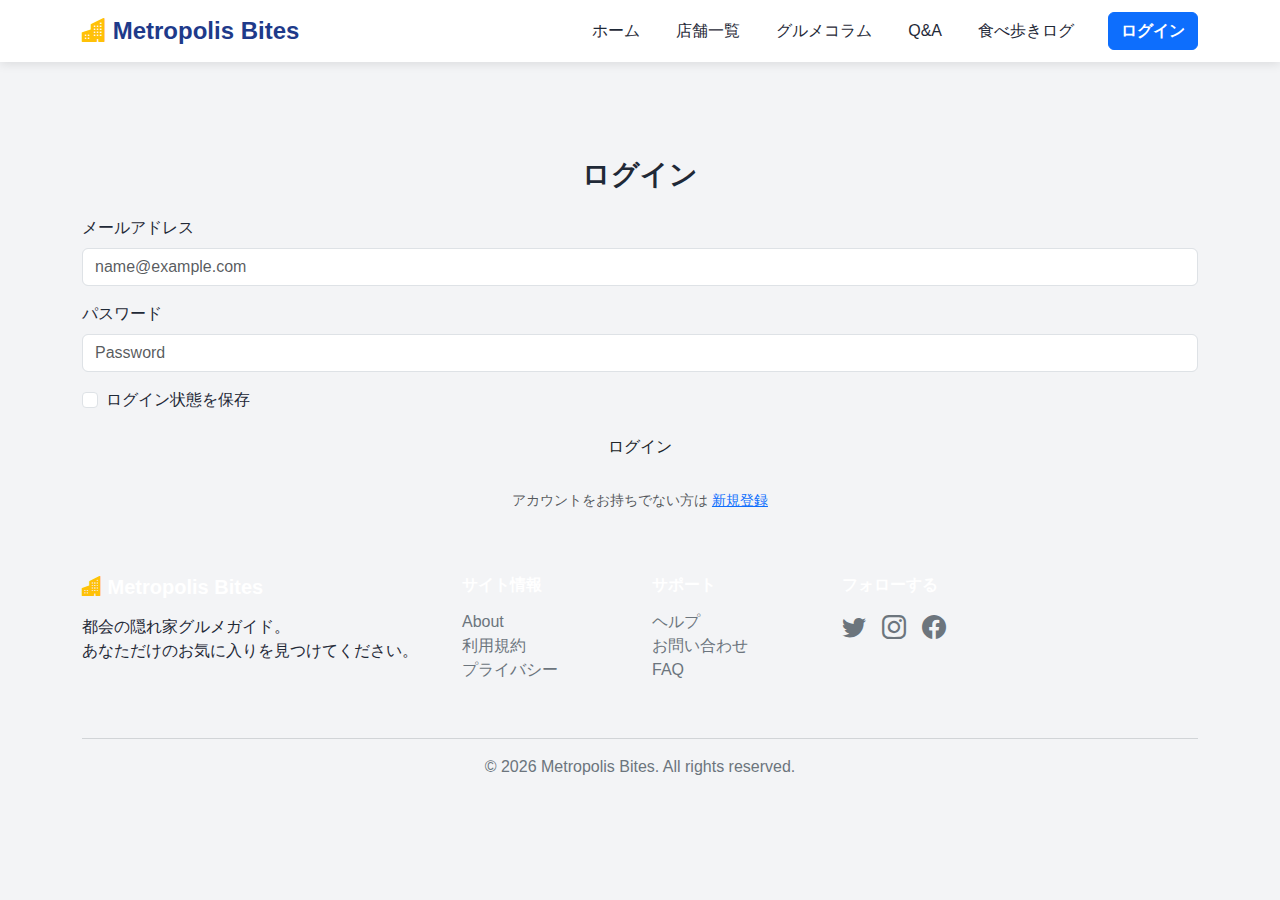
<file: login.html>
<!DOCTYPE html>
<html lang="ja">
<head>
    <meta charset="UTF-8">
    <meta name="viewport" content="width=device-width, initial-scale=1.0">
    <title>ログイン - Metropolis Bites</title>
    <link rel="icon" href="data:image/svg+xml,<svg xmlns=%22http://www.w3.org/2000/svg%22 viewBox=%220 0 100 100%22><text y=%22.9em%22 font-size=%2290%22>🍽️</text></svg>">
    <link href="https://cdn.jsdelivr.net/npm/bootstrap@5.3.0/dist/css/bootstrap.min.css" rel="stylesheet">
    <link rel="stylesheet" href="https://cdn.jsdelivr.net/npm/bootstrap-icons@1.11.0/font/bootstrap-icons.css">
    <link rel="stylesheet" href="css/style.css">
</head>
<body>
    <nav class="navbar navbar-expand-lg sticky-top">
        <div class="container">
            <a class="navbar-brand" href="index.html">
                <i class="bi bi-buildings-fill text-warning"></i> Metropolis Bites
            </a>
            <button class="navbar-toggler" type="button" data-bs-toggle="collapse" data-bs-target="#navbarNav">
                <span class="navbar-toggler-icon"></span>
            </button>
            <div class="collapse navbar-collapse" id="navbarNav">
                <ul class="navbar-nav ms-auto">
                    <li class="nav-item"><a class="nav-link" href="index.html">ホーム</a></li>
                    <li class="nav-item"><a class="nav-link" href="shop-list.html">店舗一覧</a></li>
                    <li class="nav-item"><a class="nav-link" href="gourmet-guide.html">グルメコラム</a></li>
                    <li class="nav-item"><a class="nav-link" href="gourmet-qa.html">Q&A</a></li>
                    <li class="nav-item"><a class="nav-link" href="eating-log.html">食べ歩きログ</a></li>
                </ul>
                <a href="login.html" class="btn btn-primary ms-3 fw-bold">ログイン</a>
            </div>
        </div>
    </nav>

    <div class="container py-5">
        <div class="auth-card mt-5">
            <h3 class="text-center fw-bold mb-4">ログイン</h3>
            <form>
                <div class="mb-3">
                    <label for="email" class="form-label">メールアドレス</label>
                    <input type="email" class="form-control" id="email" placeholder="name@example.com">
                </div>
                <div class="mb-3">
                    <label for="password" class="form-label">パスワード</label>
                    <input type="password" class="form-control" id="password" placeholder="Password">
                </div>
                <div class="mb-3 form-check">
                    <input type="checkbox" class="form-check-input" id="remember">
                    <label class="form-check-label" for="remember">ログイン状態を保存</label>
                </div>
                <div class="d-grid gap-2">
                    <button type="submit" class="btn btn-primary-custom">ログイン</button>
                </div>
            </form>
            <div class="text-center mt-4">
                <p class="small text-muted">アカウントをお持ちでない方は <a href="signup.html">新規登録</a></p>
            </div>
        </div>
    </div>

    <footer>
        <div class="container">
            <div class="row">
                <div class="col-md-4 mb-4">
                    <h5 class="fw-bold mb-3 text-white">
                        <i class="bi bi-buildings-fill text-warning"></i> Metropolis Bites
                    </h5>
                    <p>都会の隠れ家グルメガイド。<br>あなただけのお気に入りを見つけてください。</p>
                </div>
                <div class="col-md-2 mb-4">
                    <h6 class="fw-bold mb-3 text-white">サイト情報</h6>
                    <ul class="list-unstyled">
                        <li><a href="#" class="text-decoration-none text-secondary hover-white">About</a></li>
                        <li><a href="#" class="text-decoration-none text-secondary hover-white">利用規約</a></li>
                        <li><a href="#" class="text-decoration-none text-secondary hover-white">プライバシー</a></li>
                    </ul>
                </div>
                <div class="col-md-2 mb-4">
                    <h6 class="fw-bold mb-3 text-white">サポート</h6>
                    <ul class="list-unstyled">
                        <li><a href="#" class="text-decoration-none text-secondary hover-white">ヘルプ</a></li>
                        <li><a href="#" class="text-decoration-none text-secondary hover-white">お問い合わせ</a></li>
                        <li><a href="gourmet-qa.html" class="text-decoration-none text-secondary hover-white">FAQ</a></li>
                    </ul>
                </div>
                <div class="col-md-4 mb-4">
                    <h6 class="fw-bold mb-3 text-white">フォローする</h6>
                    <div class="d-flex gap-3">
                        <a href="#" class="text-secondary fs-4 hover-white"><i class="bi bi-twitter"></i></a>
                        <a href="#" class="text-secondary fs-4 hover-white"><i class="bi bi-instagram"></i></a>
                        <a href="#" class="text-secondary fs-4 hover-white"><i class="bi bi-facebook"></i></a>
                    </div>
                </div>
            </div>
            <hr class="border-secondary">
            <p class="text-center mb-0 text-secondary">&copy; 2026 Metropolis Bites. All rights reserved.</p>
        </div>
    </footer>

    <script src="https://cdn.jsdelivr.net/npm/bootstrap@5.3.0/dist/js/bootstrap.bundle.min.js"></script>
    <script src="js/main.js"></script>
</body>
</html>
</file>
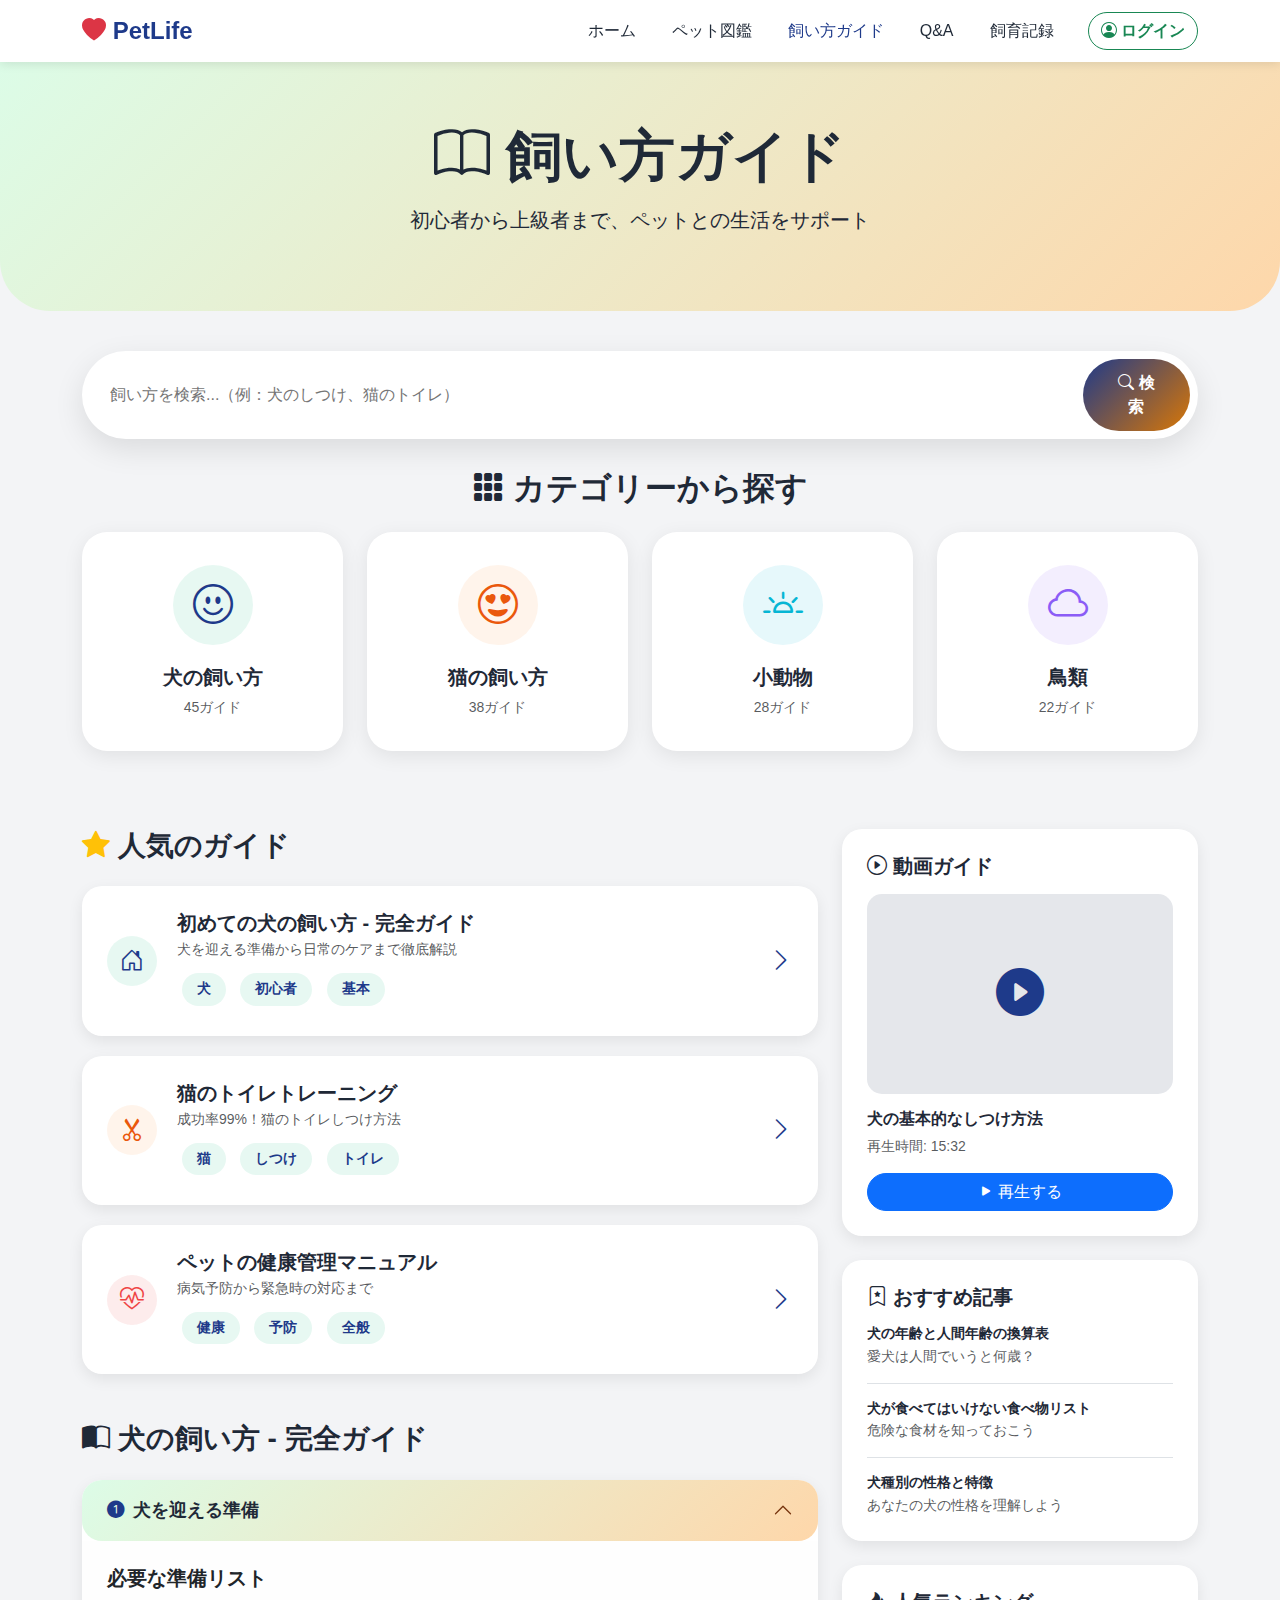
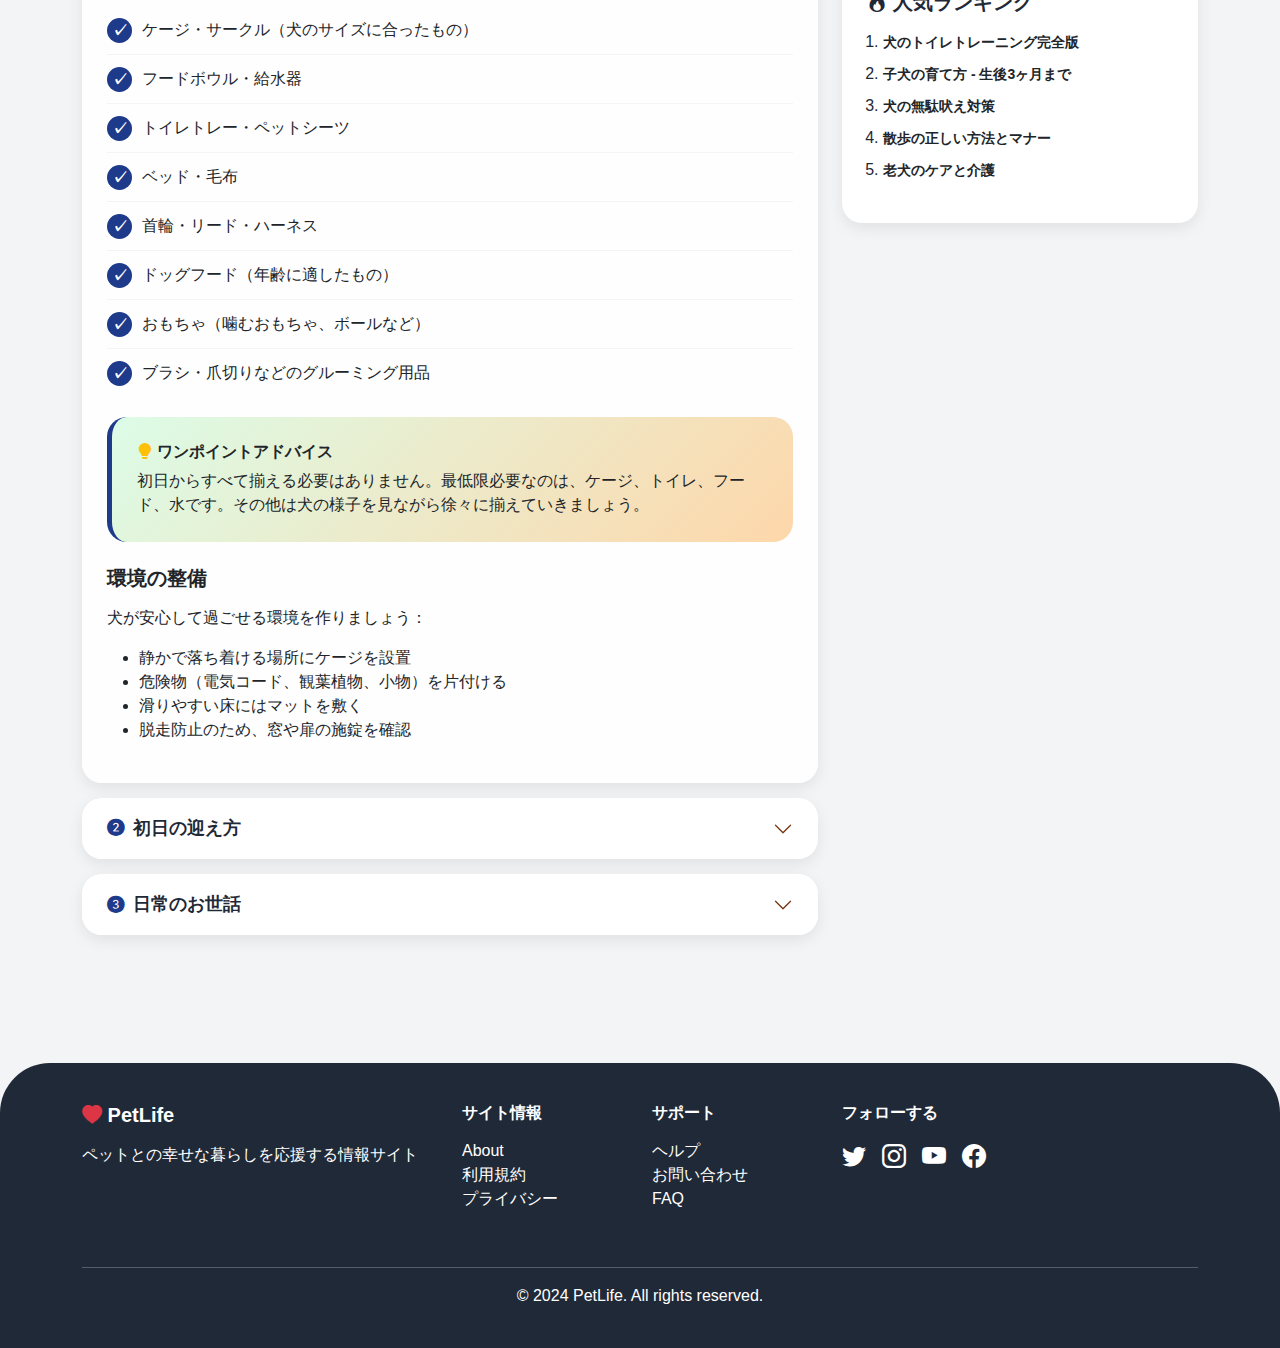
<file: pet-care-guide.html>
<!DOCTYPE html>
<html lang="ja">

<head>
    <meta charset="UTF-8">
    <meta name="viewport" content="width=device-width, initial-scale=1.0">
    <title>PetLife - 飼い方ガイド</title>
    <link href="https://cdn.jsdelivr.net/npm/bootstrap@5.3.0/dist/css/bootstrap.min.css" rel="stylesheet">
    <link rel="stylesheet" href="https://cdn.jsdelivr.net/npm/bootstrap-icons@1.11.0/font/bootstrap-icons.css">
    <link rel="stylesheet" href="css/style.css">
    <style>
        .page-header {
            background: linear-gradient(135deg, #dcfce7 0%, #fed7aa 100%);
            padding: 60px 0;
            border-radius: 0 0 50px 50px;
            margin-bottom: 40px;
        }

        .category-card {
            background: white;
            border-radius: 25px;
            padding: 30px;
            box-shadow: 0 5px 20px rgba(0, 0, 0, 0.08);
            margin-bottom: 30px;
            transition: all 0.3s ease;
            cursor: pointer;
            border: 3px solid transparent;
        }

        .category-card:hover {
            transform: translateY(-5px);
            box-shadow: 0 10px 30px rgba(0, 0, 0, 0.15);
            border-color: var(--primary-color);
        }

        .category-icon {
            width: 80px;
            height: 80px;
            border-radius: 50%;
            display: flex;
            align-items: center;
            justify-content: center;
            font-size: 2.5rem;
            margin: 0 auto 20px;
        }

        .guide-card {
            background: white;
            border-radius: 20px;
            padding: 25px;
            box-shadow: 0 5px 15px rgba(0, 0, 0, 0.08);
            margin-bottom: 20px;
            transition: all 0.3s ease;
        }

        .guide-card:hover {
            transform: translateX(10px);
            box-shadow: 0 10px 25px rgba(0, 0, 0, 0.12);
        }

        .guide-icon {
            width: 50px;
            height: 50px;
            border-radius: 50%;
            display: flex;
            align-items: center;
            justify-content: center;
            font-size: 1.5rem;
            margin-right: 20px;
            flex-shrink: 0;
        }

        .accordion-custom .accordion-item {
            background: white;
            border: none;
            border-radius: 20px;
            margin-bottom: 15px;
            overflow: hidden;
            box-shadow: 0 5px 15px rgba(0, 0, 0, 0.08);
        }

        .accordion-custom .accordion-button {
            background-color: white;
            color: var(--brown-color);
            font-weight: 600;
            font-size: 1.1rem;
            padding: 20px 25px;
            border-radius: 20px;
        }

        .accordion-custom .accordion-button:not(.collapsed) {
            background: linear-gradient(135deg, #dcfce7, #fed7aa);
            color: var(--brown-color);
            box-shadow: none;
        }

        .accordion-custom .accordion-button::after {
            background-image: url("data:image/svg+xml,%3csvg xmlns='http://www.w3.org/2000/svg' viewBox='0 0 16 16' fill='%2378350f'%3e%3cpath fill-rule='evenodd' d='M1.646 4.646a.5.5 0 0 1 .708 0L8 10.293l5.646-5.647a.5.5 0 0 1 .708.708l-6 6a.5.5 0 0 1-.708 0l-6-6a.5.5 0 0 1 0-.708z'/%3e%3c/svg%3e");
        }

        .accordion-custom .accordion-body {
            padding: 25px;
            background-color: #fefefe;
        }

        .step-card {
            background: white;
            border-radius: 20px;
            padding: 25px;
            box-shadow: 0 5px 15px rgba(0, 0, 0, 0.08);
            margin-bottom: 20px;
            position: relative;
            padding-left: 80px;
        }

        .step-number {
            position: absolute;
            left: 20px;
            top: 20px;
            width: 50px;
            height: 50px;
            background: linear-gradient(135deg, var(--primary-color), var(--secondary-color));
            border-radius: 50%;
            display: flex;
            align-items: center;
            justify-content: center;
            color: white;
            font-weight: bold;
            font-size: 1.5rem;
        }

        .tip-box {
            background: linear-gradient(135deg, #dcfce7, #fed7aa);
            border-radius: 20px;
            padding: 25px;
            margin: 20px 0;
            border-left: 5px solid var(--primary-color);
        }

        .warning-box {
            background: #fef3c7;
            border-radius: 20px;
            padding: 25px;
            margin: 20px 0;
            border-left: 5px solid var(--secondary-color);
        }

        .checklist {
            list-style: none;
            padding: 0;
        }

        .checklist li {
            padding: 12px 0;
            padding-left: 35px;
            position: relative;
            border-bottom: 1px solid #f3f4f6;
        }

        .checklist li:last-child {
            border-bottom: none;
        }

        .checklist li::before {
            content: "✓";
            position: absolute;
            left: 0;
            top: 12px;
            width: 25px;
            height: 25px;
            background: var(--primary-color);
            color: white;
            border-radius: 50%;
            display: flex;
            align-items: center;
            justify-content: center;
            font-weight: bold;
        }

        .search-box {
            background: white;
            border-radius: 50px;
            box-shadow: 0 10px 30px rgba(0, 0, 0, 0.1);
            padding: 8px;
            margin-bottom: 30px;
        }

        .search-box input {
            border: none;
            padding: 12px 20px;
            border-radius: 50px;
            width: 100%;
        }

        .search-box input:focus {
            outline: none;
        }

        .search-box button {
            background: linear-gradient(135deg, var(--primary-color), var(--secondary-color));
            border: none;
            color: white;
            padding: 12px 30px;
            border-radius: 50px;
            font-weight: bold;
        }

        .tag-badge {
            background: rgba(16, 185, 129, 0.1);
            color: var(--primary-color);
            padding: 6px 15px;
            border-radius: 50px;
            font-size: 0.85rem;
            font-weight: 600;
            display: inline-block;
            margin: 5px;
        }

        footer {
            background-color: var(--brown-color);
            color: white;
            padding: 40px 0;
            margin-top: 80px;
            border-radius: 50px 50px 0 0;
        }

        .video-thumbnail {
            width: 100%;
            height: 200px;
            background: #e5e7eb;
            border-radius: 15px;
            display: flex;
            align-items: center;
            justify-content: center;
            font-size: 3rem;
            color: var(--primary-color);
            margin-bottom: 15px;
        }

        /* レスポンシブ対応 */
        @media (max-width: 768px) {
            .step-card {
                padding-left: 20px;
                padding-top: 80px;
            }

            .step-number {
                left: 50%;
                transform: translateX(-50%);
                top: 15px;
            }

            .category-icon {
                width: 60px;
                height: 60px;
                font-size: 2rem;
            }

            .guide-icon {
                width: 40px;
                height: 40px;
                font-size: 1.2rem;
            }
        }
    </style>
</head>

<body>
    <!-- ナビゲーションバー -->
    <nav class="navbar navbar-expand-lg sticky-top">
        <div class="container">
            <a class="navbar-brand" href="#">
                <i class="bi bi-heart-fill text-danger"></i> PetLife
            </a>
            <button class="navbar-toggler" type="button" data-bs-toggle="collapse" data-bs-target="#navbarNav">
                <span class="navbar-toggler-icon"></span>
            </button>
            <div class="collapse navbar-collapse" id="navbarNav">
                <ul class="navbar-nav ms-auto">
                    <li class="nav-item">
                        <a class="nav-link" href="#">ホーム</a>
                    </li>
                    <li class="nav-item">
                        <a class="nav-link" href="#">ペット図鑑</a>
                    </li>
                    <li class="nav-item">
                        <a class="nav-link active" href="#">飼い方ガイド</a>
                    </li>
                    <li class="nav-item">
                        <a class="nav-link" href="#">Q&A</a>
                    </li>
                    <li class="nav-item">
                        <a class="nav-link" href="#">飼育記録</a>
                    </li>
                </ul>
                <button class="btn btn-outline-success ms-3 rounded-pill fw-bold">
                    <i class="bi bi-person-circle"></i> ログイン
                </button>
            </div>
        </div>
    </nav>

    <!-- ページヘッダー -->
    <div class="page-header">
        <div class="container">
            <div class="text-center">
                <h1 class="display-4 fw-bold mb-3" style="color: var(--brown-color);">
                    <i class="bi bi-book"></i> 飼い方ガイド
                </h1>
                <p class="lead" style="color: var(--brown-color);">
                    初心者から上級者まで、ペットとの生活をサポート
                </p>
            </div>
        </div>
    </div>

    <div class="container">
        <!-- 検索ボックス -->
        <div class="search-box">
            <div class="d-flex align-items-center">
                <input type="text" class="flex-grow-1" placeholder="飼い方を検索...（例：犬のしつけ、猫のトイレ）">
                <button type="button">
                    <i class="bi bi-search"></i> 検索
                </button>
            </div>
        </div>

        <!-- カテゴリー選択 -->
        <section class="mb-5">
            <h2 class="text-center fw-bold mb-4" style="color: var(--brown-color);">
                <i class="bi bi-grid-3x3-gap-fill"></i> カテゴリーから探す
            </h2>

            <div class="row g-4">
                <div class="col-md-3 col-sm-6">
                    <div class="category-card text-center">
                        <div class="category-icon"
                            style="background: rgba(16, 185, 129, 0.1); color: var(--primary-color);">
                            <i class="bi bi-emoji-smile"></i>
                        </div>
                        <h5 class="fw-bold mb-2" style="color: var(--brown-color);">犬の飼い方</h5>
                        <p class="text-muted small mb-0">45ガイド</p>
                    </div>
                </div>

                <div class="col-md-3 col-sm-6">
                    <div class="category-card text-center">
                        <div class="category-icon"
                            style="background: rgba(251, 146, 60, 0.1); color: var(--accent-color);">
                            <i class="bi bi-emoji-heart-eyes"></i>
                        </div>
                        <h5 class="fw-bold mb-2" style="color: var(--brown-color);">猫の飼い方</h5>
                        <p class="text-muted small mb-0">38ガイド</p>
                    </div>
                </div>

                <div class="col-md-3 col-sm-6">
                    <div class="category-card text-center">
                        <div class="category-icon" style="background: rgba(6, 182, 212, 0.1); color: #06b6d4;">
                            <i class="bi bi-brightness-alt-high"></i>
                        </div>
                        <h5 class="fw-bold mb-2" style="color: var(--brown-color);">小動物</h5>
                        <p class="text-muted small mb-0">28ガイド</p>
                    </div>
                </div>

                <div class="col-md-3 col-sm-6">
                    <div class="category-card text-center">
                        <div class="category-icon" style="background: rgba(139, 92, 246, 0.1); color: #8b5cf6;">
                            <i class="bi bi-cloud"></i>
                        </div>
                        <h5 class="fw-bold mb-2" style="color: var(--brown-color);">鳥類</h5>
                        <p class="text-muted small mb-0">22ガイド</p>
                    </div>
                </div>
            </div>
        </section>

        <div class="row">
            <!-- メインコンテンツ -->
            <div class="col-lg-8">
                <!-- 人気ガイド -->
                <section class="mb-5">
                    <h3 class="fw-bold mb-4" style="color: var(--brown-color);">
                        <i class="bi bi-star-fill text-warning"></i> 人気のガイド
                    </h3>

                    <div class="guide-card">
                        <div class="d-flex align-items-center">
                            <div class="guide-icon"
                                style="background: rgba(16, 185, 129, 0.1); color: var(--primary-color);">
                                <i class="bi bi-house-door"></i>
                            </div>
                            <div class="flex-grow-1">
                                <h5 class="fw-bold mb-1" style="color: var(--brown-color);">初めての犬の飼い方 - 完全ガイド</h5>
                                <p class="text-muted mb-2 small">犬を迎える準備から日常のケアまで徹底解説</p>
                                <div>
                                    <span class="tag-badge">犬</span>
                                    <span class="tag-badge">初心者</span>
                                    <span class="tag-badge">基本</span>
                                </div>
                            </div>
                            <i class="bi bi-chevron-right fs-4" style="color: var(--primary-color);"></i>
                        </div>
                    </div>

                    <div class="guide-card">
                        <div class="d-flex align-items-center">
                            <div class="guide-icon"
                                style="background: rgba(251, 146, 60, 0.1); color: var(--accent-color);">
                                <i class="bi bi-scissors"></i>
                            </div>
                            <div class="flex-grow-1">
                                <h5 class="fw-bold mb-1" style="color: var(--brown-color);">猫のトイレトレーニング</h5>
                                <p class="text-muted mb-2 small">成功率99%！猫のトイレしつけ方法</p>
                                <div>
                                    <span class="tag-badge">猫</span>
                                    <span class="tag-badge">しつけ</span>
                                    <span class="tag-badge">トイレ</span>
                                </div>
                            </div>
                            <i class="bi bi-chevron-right fs-4" style="color: var(--primary-color);"></i>
                        </div>
                    </div>

                    <div class="guide-card">
                        <div class="d-flex align-items-center">
                            <div class="guide-icon" style="background: rgba(239, 68, 68, 0.1); color: #ef4444;">
                                <i class="bi bi-heart-pulse"></i>
                            </div>
                            <div class="flex-grow-1">
                                <h5 class="fw-bold mb-1" style="color: var(--brown-color);">ペットの健康管理マニュアル</h5>
                                <p class="text-muted mb-2 small">病気予防から緊急時の対応まで</p>
                                <div>
                                    <span class="tag-badge">健康</span>
                                    <span class="tag-badge">予防</span>
                                    <span class="tag-badge">全般</span>
                                </div>
                            </div>
                            <i class="bi bi-chevron-right fs-4" style="color: var(--primary-color);"></i>
                        </div>
                    </div>
                </section>

                <!-- 詳細ガイド: 犬の飼い方 -->
                <section class="mb-5">
                    <h3 class="fw-bold mb-4" style="color: var(--brown-color);">
                        <i class="bi bi-book-half"></i> 犬の飼い方 - 完全ガイド
                    </h3>

                    <div class="accordion accordion-custom" id="dogGuideAccordion">
                        <div class="accordion-item">
                            <h2 class="accordion-header">
                                <button class="accordion-button" type="button" data-bs-toggle="collapse"
                                    data-bs-target="#step1">
                                    <i class="bi bi-1-circle-fill me-2" style="color: var(--primary-color);"></i>
                                    犬を迎える準備
                                </button>
                            </h2>
                            <div id="step1" class="accordion-collapse collapse show"
                                data-bs-parent="#dogGuideAccordion">
                                <div class="accordion-body">
                                    <h5 class="fw-bold mb-3">必要な準備リスト</h5>
                                    <ul class="checklist">
                                        <li>ケージ・サークル（犬のサイズに合ったもの）</li>
                                        <li>フードボウル・給水器</li>
                                        <li>トイレトレー・ペットシーツ</li>
                                        <li>ベッド・毛布</li>
                                        <li>首輪・リード・ハーネス</li>
                                        <li>ドッグフード（年齢に適したもの）</li>
                                        <li>おもちゃ（噛むおもちゃ、ボールなど）</li>
                                        <li>ブラシ・爪切りなどのグルーミング用品</li>
                                    </ul>

                                    <div class="tip-box">
                                        <h6 class="fw-bold mb-2">
                                            <i class="bi bi-lightbulb-fill text-warning"></i> ワンポイントアドバイス
                                        </h6>
                                        <p class="mb-0">
                                            初日からすべて揃える必要はありません。最低限必要なのは、ケージ、トイレ、フード、水です。その他は犬の様子を見ながら徐々に揃えていきましょう。</p>
                                    </div>

                                    <h5 class="fw-bold mb-3 mt-4">環境の整備</h5>
                                    <p>犬が安心して過ごせる環境を作りましょう：</p>
                                    <ul>
                                        <li>静かで落ち着ける場所にケージを設置</li>
                                        <li>危険物（電気コード、観葉植物、小物）を片付ける</li>
                                        <li>滑りやすい床にはマットを敷く</li>
                                        <li>脱走防止のため、窓や扉の施錠を確認</li>
                                    </ul>
                                </div>
                            </div>
                        </div>

                        <div class="accordion-item">
                            <h2 class="accordion-header">
                                <button class="accordion-button collapsed" type="button" data-bs-toggle="collapse"
                                    data-bs-target="#step2">
                                    <i class="bi bi-2-circle-fill me-2" style="color: var(--primary-color);"></i>
                                    初日の迎え方
                                </button>
                            </h2>
                            <div id="step2" class="accordion-collapse collapse" data-bs-parent="#dogGuideAccordion">
                                <div class="accordion-body">
                                    <h5 class="fw-bold mb-3">初日のスケジュール</h5>

                                    <div class="step-card">
                                        <div class="step-number">1</div>
                                        <h6 class="fw-bold mb-2">到着後すぐ</h6>
                                        <p class="mb-0">まずトイレに連れて行きます。長時間の移動で排泄したくなっているはずです。成功したら優しく褒めてあげましょう。</p>
                                    </div>

                                    <div class="step-card">
                                        <div class="step-number">2</div>
                                        <h6 class="fw-bold mb-2">家の中を探索</h6>
                                        <p class="mb-0">犬のペースで家の中を見せてあげます。無理に触ったり、大きな音を立てないように注意しましょう。</p>
                                    </div>

                                    <div class="step-card">
                                        <div class="step-number">3</div>
                                        <h6 class="fw-bold mb-2">水とフードを用意</h6>
                                        <p class="mb-0">新鮮な水を常に飲めるようにします。フードは前の飼い主と同じものから始め、徐々に変更していきます。</p>
                                    </div>

                                    <div class="step-card">
                                        <div class="step-number">4</div>
                                        <h6 class="fw-bold mb-2">十分な休息</h6>
                                        <p class="mb-0">環境の変化でストレスを感じています。ケージでゆっくり休ませてあげましょう。</p>
                                    </div>

                                    <div class="warning-box">
                                        <h6 class="fw-bold mb-2">
                                            <i class="bi bi-exclamation-triangle-fill text-warning"></i> 注意事項
                                        </h6>
                                        <ul class="mb-0">
                                            <li>初日は来客を控える</li>
                                            <li>子供がいる場合は、静かに接するよう指導</li>
                                            <li>長時間構いすぎない（犬も疲れています）</li>
                                            <li>逃げ出さないよう、ドアの開閉に注意</li>
                                        </ul>
                                    </div>
                                </div>
                            </div>
                        </div>

                        <div class="accordion-item">
                            <h2 class="accordion-header">
                                <button class="accordion-button collapsed" type="button" data-bs-toggle="collapse"
                                    data-bs-target="#step3">
                                    <i class="bi bi-3-circle-fill me-2" style="color: var(--primary-color);"></i>
                                    日常のお世話
                                </button>
                            </h2>
                            <div id="step3" class="accordion-collapse collapse" data-bs-parent="#dogGuideAccordion">
                                <div class="accordion-body">
                                    <h5 class="fw-bold mb-3">毎日のルーティン</h5>

                                    <div class="row">
                                        <div class="col-md-6 mb-3">
                                            <div class="card border-0 bg-light p-3">
                                                <h6 class="fw-bold mb-2">
                                                    <i class="bi bi-sunrise text-warning"></i> 朝（6:00-9:00）
                                                </h6>
                                                <ul class="small mb-0">
                                                    <li>散歩（20-30分）</li>
                                                    <li>朝食</li>
                                                    <li>水の交換</li>
                                                    <li>トイレ掃除</li>
                                                </ul>
                                            </div>
                                        </div>

                                        <div class="col-md-6 mb-3">
                                            <div class="card border-0 bg-light p-3">
                                                <h6 class="fw-bold mb-2">
                                                    <i class="bi bi-sun text-warning"></i> 昼（12:00-15:00）
                                                </h6>
                                                <ul class="small mb-0">
                                                    <li>短い散歩（可能なら）</li>
                                                    <li>遊び時間</li>
                                                    <li>水のチェック</li>
                                                    <li>トイレ掃除</li>
                                                </ul>
                                            </div>
                                        </div>

                                        <div class="col-md-6 mb-3">
                                            <div class="card border-0 bg-light p-3">
                                                <h6 class="fw-bold mb-2">
                                                    <i class="bi bi-sunset text-warning"></i> 夕方（17:00-19:00）
                                                </h6>
                                                <ul class="small mb-0">
                                                    <li>散歩（30-40分）</li>
                                                    <li>夕食</li>
                                                    <li>ブラッシング</li>
                                                    <li>遊び・しつけ</li>
                                                </ul>
                                            </div>
                                        </div>

                                        <div class="col-md-6 mb-3">
                                            <div class="card border-0 bg-light p-3">
                                                <h6 class="fw-bold mb-2">
                                                    <i class="bi bi-moon-stars text-primary"></i> 夜（21:00-23:00）
                                                </h6>
                                                <ul class="small mb-0">
                                                    <li>最後のトイレ</li>
                                                    <li>水のチェック</li>
                                                    <li>ケージで就寝</li>
                                                </ul>
                                            </div>
                                        </div>
                                    </div>
                                    <div class="accordion-item">
                                        <h2 class="accordion-header">
                                            <button class="accordion-button collapsed" type="button"
                                                data-bs-toggle="collapse" data-bs-target="#step4">
                                                <i class="bi bi-4-circle-fill me-2"
                                                    style="color: var(--primary-color);"></i>
                                                しつけの基本
                                            </button>
                                        </h2>
                                        <div id="step4" class="accordion-collapse collapse"
                                            data-bs-parent="#dogGuideAccordion">
                                            <div class="accordion-body">
                                                <h5 class="fw-bold mb-3">基本コマンド</h5>

                                                <div class="mb-4">
                                                    <h6 class="fw-bold">1. おすわり</h6>
                                                    <p>最も基本的なコマンド。おやつを使って練習しましょう。</p>
                                                    <ol>
                                                        <li>おやつを犬の鼻先に持っていく</li>
                                                        <li>おやつを頭の上に移動させる</li>
                                                        <li>自然とお尻が下がるので「おすわり」と言う</li>
                                                        <li>座ったらすぐに褒めておやつを与える</li>
                                                    </ol>
                                                </div>

                                                <div class="mb-4">
                                                    <h6 class="fw-bold">2. まて</h6>
                                                    <p>安全のために重要なコマンドです。</p>
                                                    <ol>
                                                        <li>「おすわり」の姿勢から始める</li>
                                                        <li>手のひらを犬に向けて「まて」と言う</li>
                                                        <li>1-2秒待てたらすぐ褒める</li>
                                                        <li>徐々に待つ時間を延ばす</li>
                                                    </ol>
                                                </div>

                                                <div class="tip-box">
                                                    <h6 class="fw-bold mb-2">
                                                        <i class="bi bi-lightbulb-fill text-warning"></i> しつけのコツ
                                                    </h6>
                                                    <ul class="mb-0">
                                                        <li>短時間（5-10分）を1日に複数回</li>
                                                        <li>成功したらすぐに褒める（タイミングが重要）</li>
                                                        <li>失敗しても叱らない</li>
                                                        <li>家族全員で統一したコマンドを使う</li>
                                                        <li>犬の集中力が高い食前がおすすめ</li>
                                                    </ul>
                                                </div>
                                            </div>
                                        </div>
                                    </div>

                                    <div class="accordion-item">
                                        <h2 class="accordion-header">
                                            <button class="accordion-button collapsed" type="button"
                                                data-bs-toggle="collapse" data-bs-target="#step5">
                                                <i class="bi bi-5-circle-fill me-2"
                                                    style="color: var(--primary-color);"></i>
                                                健康管理
                                            </button>
                                        </h2>
                                        <div id="step5" class="accordion-collapse collapse"
                                            data-bs-parent="#dogGuideAccordion">
                                            <div class="accordion-body">
                                                <h5 class="fw-bold mb-3">定期的な健康チェック</h5>

                                                <div class="table-responsive">
                                                    <table class="table">
                                                        <thead class="table-light">
                                                            <tr>
                                                                <th>項目</th>
                                                                <th>頻度</th>
                                                                <th>チェックポイント</th>
                                                            </tr>
                                                        </thead>
                                                        <tbody>
                                                            <tr>
                                                                <td><strong>ワクチン接種</strong></td>
                                                                <td>年1回</td>
                                                                <td>混合ワクチン、狂犬病ワクチン</td>
                                                            </tr>
                                                            <tr>
                                                                <td><strong>健康診断</strong></td>
                                                                <td>年1-2回</td>
                                                                <td>血液検査、尿検査、レントゲン</td>
                                                            </tr>
                                                            <tr>
                                                                <td><strong>フィラリア予防</strong></td>
                                                                <td>月1回（4-11月）</td>
                                                                <td>予防薬の投与</td>
                                                            </tr>
                                                            <tr>
                                                                <td><strong>ノミ・ダニ予防</strong></td>
                                                                <td>月1回</td>
                                                                <td>予防薬の投与</td>
                                                            </tr>
                                                        </tbody>
                                                    </table>
                                                </div>

                                                <div class="warning-box mt-4">
                                                    <h6 class="fw-bold mb-2">
                                                        <i class="bi bi-exclamation-triangle-fill text-warning"></i>
                                                        病院に連れて行くべきサイン
                                                    </h6>
                                                    <ul class="mb-0">
                                                        <li>食欲がない（24時間以上）</li>
                                                        <li>嘔吐・下痢が続く</li>
                                                        <li>ぐったりして元気がない</li>
                                                        <li>呼吸が荒い、咳をする</li>
                                                        <li>歩き方がおかしい</li>
                                                        <li>体を痛がる素振りを見せる</li>
                                                    </ul>
                                                </div>
                                            </div>
                                        </div>
                                    </div>
                                </div>
                </section>
            </div>

            <!-- サイドバー -->
            <div class="col-lg-4">
                <!-- 動画ガイド -->
                <div class="guide-card mb-4">
                    <h5 class="fw-bold mb-3" style="color: var(--brown-color);">
                        <i class="bi bi-play-circle"></i> 動画ガイド
                    </h5>
                    <div class="video-thumbnail">
                        <i class="bi bi-play-circle-fill"></i>
                    </div>
                    <h6 class="fw-bold mb-2">犬の基本的なしつけ方法</h6>
                    <p class="text-muted small mb-3">再生時間: 15:32</p>
                    <button class="btn btn-primary w-100 rounded-pill">
                        <i class="bi bi-play-fill"></i> 再生する
                    </button>
                </div>

                <!-- おすすめ記事 -->
                <div class="guide-card mb-4">
                    <h5 class="fw-bold mb-3" style="color: var(--brown-color);">
                        <i class="bi bi-bookmark-star"></i> おすすめ記事
                    </h5>
                    <div class="mb-3 pb-3 border-bottom">
                        <h6 class="fw-bold mb-1 small">犬の年齢と人間年齢の換算表</h6>
                        <p class="text-muted small mb-0">愛犬は人間でいうと何歳？</p>
                    </div>
                    <div class="mb-3 pb-3 border-bottom">
                        <h6 class="fw-bold mb-1 small">犬が食べてはいけない食べ物リスト</h6>
                        <p class="text-muted small mb-0">危険な食材を知っておこう</p>
                    </div>
                    <div class="mb-0">
                        <h6 class="fw-bold mb-1 small">犬種別の性格と特徴</h6>
                        <p class="text-muted small mb-0">あなたの犬の性格を理解しよう</p>
                    </div>
                </div>

                <!-- よく読まれているガイド -->
                <div class="guide-card">
                    <h5 class="fw-bold mb-3" style="color: var(--brown-color);">
                        <i class="bi bi-fire"></i> 人気ランキング
                    </h5>
                    <ol class="ps-3">
                        <li class="mb-2">
                            <a href="#" class="text-decoration-none text-dark">
                                <small class="fw-bold">犬のトイレトレーニング完全版</small>
                            </a>
                        </li>
                        <li class="mb-2">
                            <a href="#" class="text-decoration-none text-dark">
                                <small class="fw-bold">子犬の育て方 - 生後3ヶ月まで</small>
                            </a>
                        </li>
                        <li class="mb-2">
                            <a href="#" class="text-decoration-none text-dark">
                                <small class="fw-bold">犬の無駄吠え対策</small>
                            </a>
                        </li>
                        <li class="mb-2">
                            <a href="#" class="text-decoration-none text-dark">
                                <small class="fw-bold">散歩の正しい方法とマナー</small>
                            </a>
                        </li>
                        <li class="mb-0">
                            <a href="#" class="text-decoration-none text-dark">
                                <small class="fw-bold">老犬のケアと介護</small>
                            </a>
                        </li>
                    </ol>
                </div>
            </div>
        </div>
    </div>

    <!-- フッター -->
    <footer>
        <div class="container">
            <div class="row">
                <div class="col-md-4 mb-4">
                    <h5 class="fw-bold mb-3">
                        <i class="bi bi-heart-fill text-danger"></i> PetLife
                    </h5>
                    <p>ペットとの幸せな暮らしを応援する情報サイト</p>
                </div>
                <div class="col-md-2 mb-4">
                    <h6 class="fw-bold mb-3">サイト情報</h6>
                    <ul class="list-unstyled">
                        <li><a href="#" class="text-white text-decoration-none">About</a></li>
                        <li><a href="#" class="text-white text-decoration-none">利用規約</a></li>
                        <li><a href="#" class="text-white text-decoration-none">プライバシー</a></li>
                    </ul>
                </div>
                <div class="col-md-2 mb-4">
                    <h6 class="fw-bold mb-3">サポート</h6>
                    <ul class="list-unstyled">
                        <li><a href="#" class="text-white text-decoration-none">ヘルプ</a></li>
                        <li><a href="#" class="text-white text-decoration-none">お問い合わせ</a></li>
                        <li><a href="#" class="text-white text-decoration-none">FAQ</a></li>
                    </ul>
                </div>
                <div class="col-md-4 mb-4">
                    <h6 class="fw-bold mb-3">フォローする</h6>
                    <div class="d-flex gap-3">
                        <a href="#" class="text-white fs-4"><i class="bi bi-twitter"></i></a>
                        <a href="#" class="text-white fs-4"><i class="bi bi-instagram"></i></a>
                        <a href="#" class="text-white fs-4"><i class="bi bi-youtube"></i></a>
                        <a href="#" class="text-white fs-4"><i class="bi bi-facebook"></i></a>
                    </div>
                </div>
            </div>
            <hr class="border-light">
            <p class="text-center mb-0">&copy; 2024 PetLife. All rights reserved.</p>
        </div>
    </footer>

    <script src="https://cdn.jsdelivr.net/npm/bootstrap@5.3.0/dist/js/bootstrap.bundle.min.js"></script>
    <script>
        // アコーディオンの動作確認
        document.addEventListener('DOMContentLoaded', function () {
            console.log('飼い方ガイドページが読み込まれました');
        });
    </script>
</body>

</html>
</file>
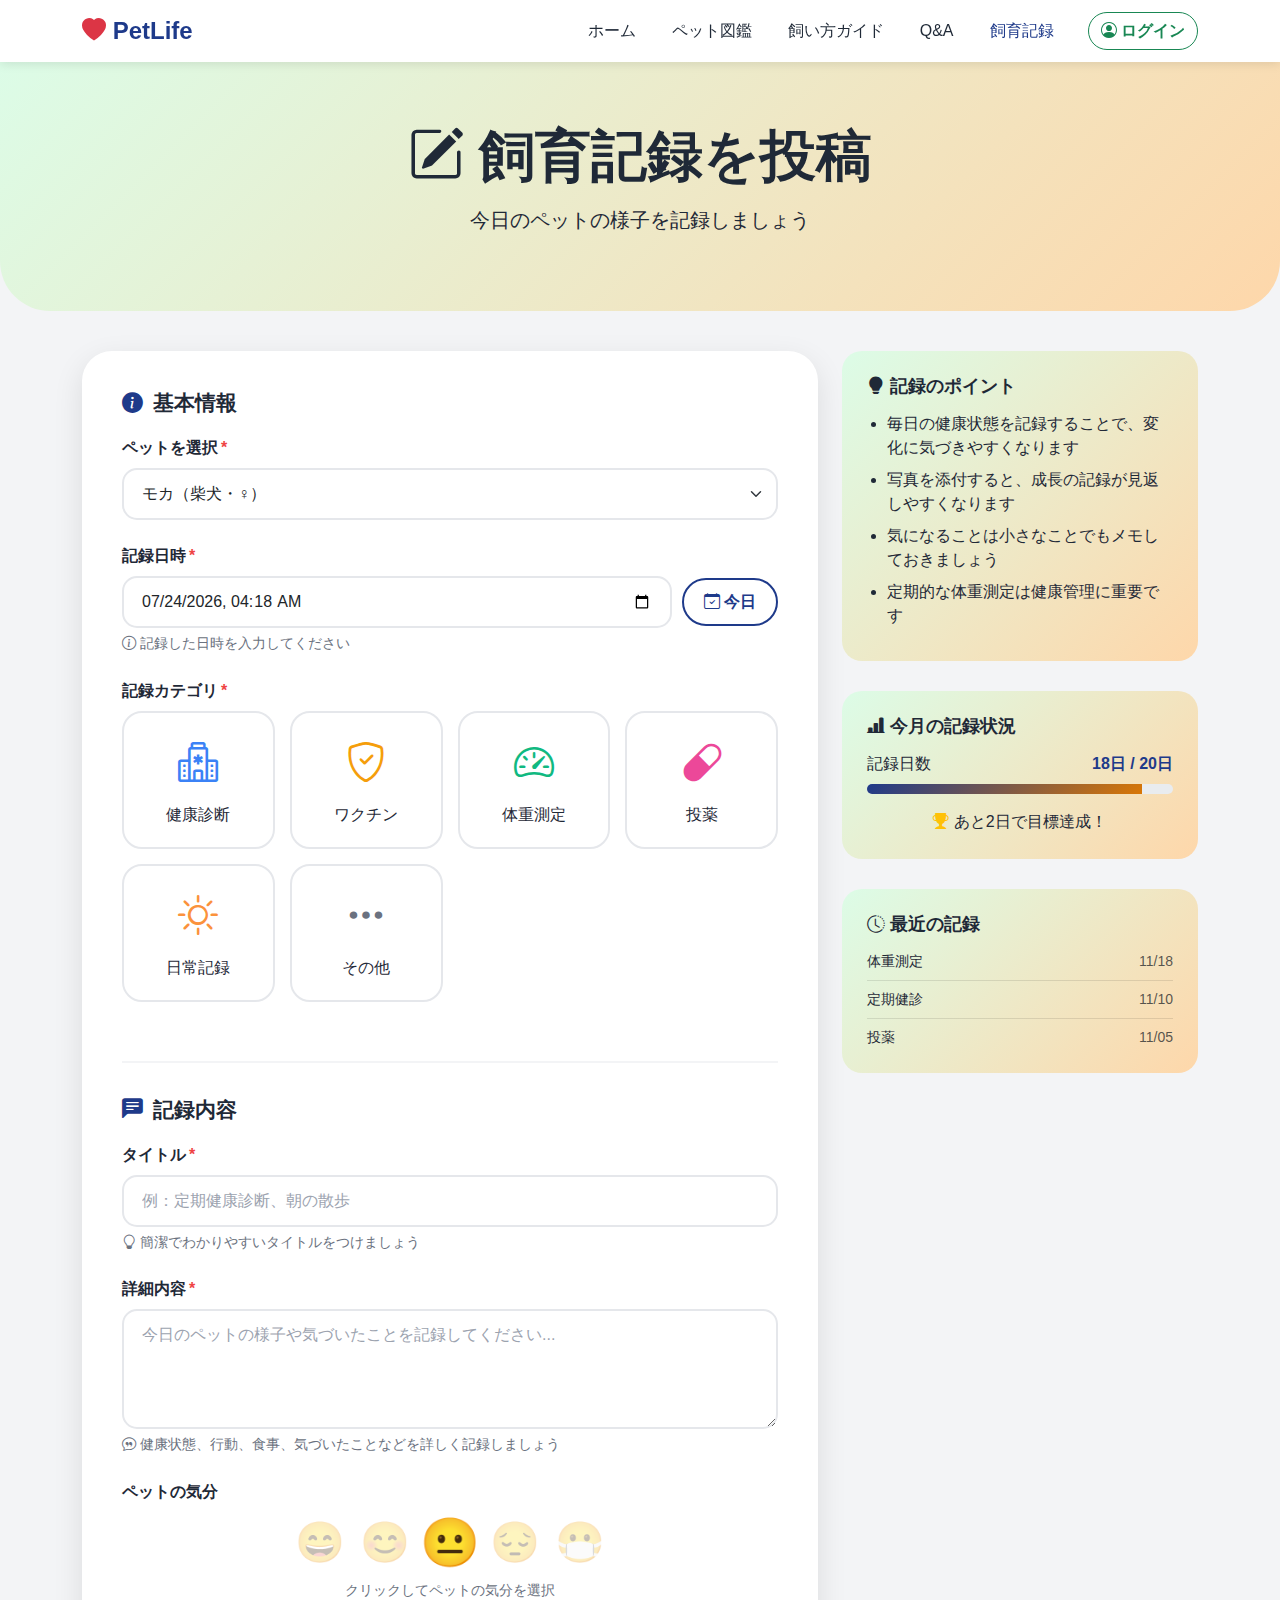
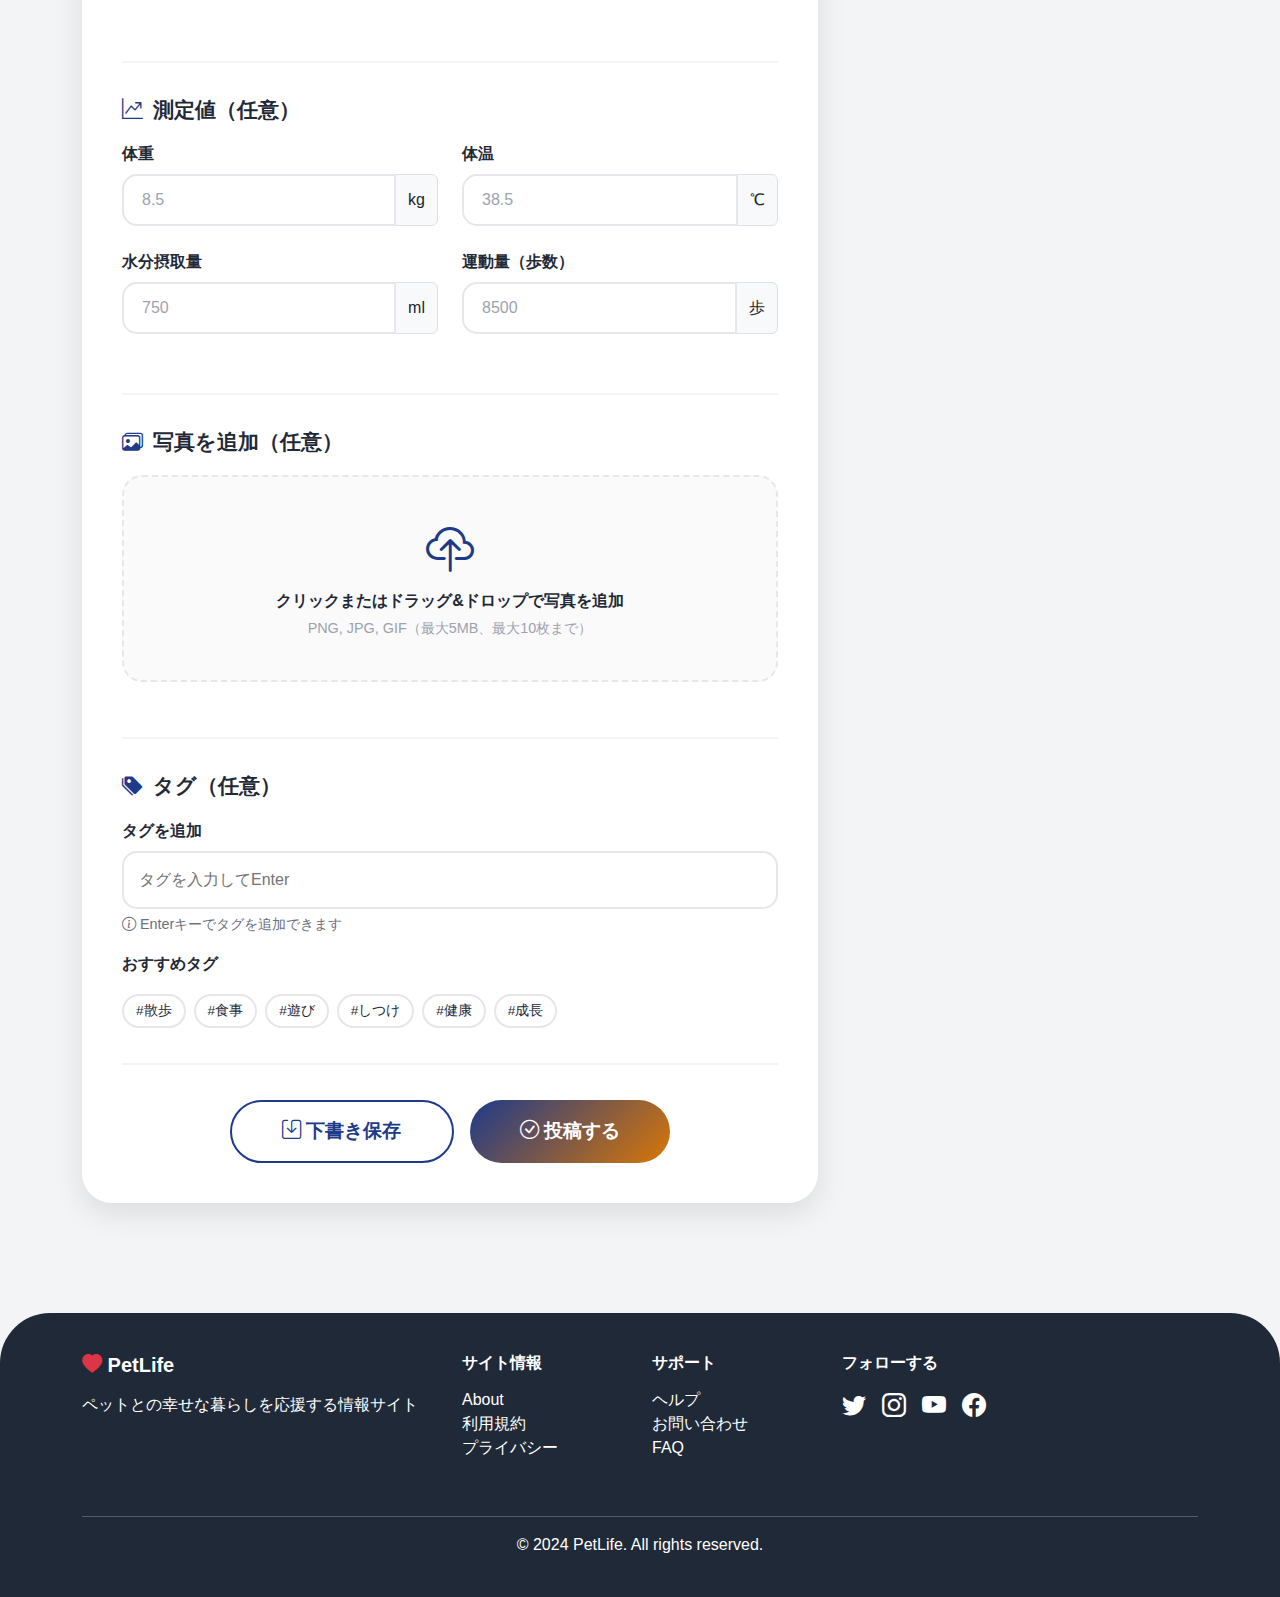
<file: pet-guide-form.html>
<!DOCTYPE html>
<html lang="ja">

<head>
    <meta charset="UTF-8">
    <meta name="viewport" content="width=device-width, initial-scale=1.0">
    <title>PetLife - 飼育記録を投稿</title>
    <link href="https://cdn.jsdelivr.net/npm/bootstrap@5.3.0/dist/css/bootstrap.min.css" rel="stylesheet">
    <link rel="stylesheet" href="https://cdn.jsdelivr.net/npm/bootstrap-icons@1.11.0/font/bootstrap-icons.css">
    <link rel="stylesheet" href="css/style.css">
    <style>
        .page-header {
            background: linear-gradient(135deg, #dcfce7 0%, #fed7aa 100%);
            padding: 60px 0;
            border-radius: 0 0 50px 50px;
            margin-bottom: 40px;
        }

        .form-container {
            background: white;
            border-radius: 30px;
            padding: 40px;
            box-shadow: 0 10px 30px rgba(0, 0, 0, 0.1);
            margin-bottom: 30px;
        }

        .form-section {
            margin-bottom: 35px;
            padding-bottom: 35px;
            border-bottom: 2px solid #f3f4f6;
        }

        .form-section:last-child {
            border-bottom: none;
            margin-bottom: 0;
            padding-bottom: 0;
        }

        .section-title {
            color: var(--brown-color);
            font-weight: 700;
            font-size: 1.3rem;
            margin-bottom: 20px;
            display: flex;
            align-items: center;
            gap: 10px;
        }

        .section-title i {
            color: var(--primary-color);
        }

        .form-label {
            font-weight: 600;
            color: var(--brown-color);
            margin-bottom: 8px;
        }

        .required-mark {
            color: #ef4444;
            margin-left: 3px;
        }

        .form-control,
        .form-select {
            border: 2px solid #e5e7eb;
            border-radius: 15px;
            padding: 12px 18px;
            transition: all 0.3s ease;
        }

        .form-control:focus,
        .form-select:focus {
            border-color: var(--primary-color);
            box-shadow: 0 0 0 0.2rem rgba(16, 185, 129, 0.15);
        }

        .form-control::placeholder {
            color: #9ca3af;
        }

        textarea.form-control {
            min-height: 120px;
            resize: vertical;
        }

        .category-options {
            display: grid;
            grid-template-columns: repeat(auto-fit, minmax(150px, 1fr));
            gap: 15px;
        }

        .category-option {
            position: relative;
        }

        .category-option input[type="radio"] {
            position: absolute;
            opacity: 0;
        }

        .category-label {
            display: flex;
            flex-direction: column;
            align-items: center;
            justify-content: center;
            padding: 20px;
            border: 2px solid #e5e7eb;
            border-radius: 20px;
            cursor: pointer;
            transition: all 0.3s ease;
            background: white;
            text-align: center;
        }

        .category-label i {
            font-size: 2.5rem;
            margin-bottom: 10px;
        }

        .category-label:hover {
            border-color: var(--primary-color);
            background: rgba(16, 185, 129, 0.05);
        }

        .category-option input[type="radio"]:checked+.category-label {
            border-color: var(--primary-color);
            background: linear-gradient(135deg, #dcfce7, #fed7aa);
            font-weight: 700;
        }

        .file-upload-area {
            border: 2px dashed #e5e7eb;
            border-radius: 20px;
            padding: 40px;
            text-align: center;
            cursor: pointer;
            transition: all 0.3s ease;
            background: #fafafa;
        }

        .file-upload-area:hover {
            border-color: var(--primary-color);
            background: rgba(16, 185, 129, 0.05);
        }

        .file-upload-area i {
            font-size: 3rem;
            color: var(--primary-color);
            margin-bottom: 15px;
        }

        .upload-text {
            color: var(--brown-color);
            font-weight: 600;
            margin-bottom: 5px;
        }

        .upload-hint {
            color: #9ca3af;
            font-size: 0.9rem;
        }

        .image-preview-container {
            display: flex;
            gap: 15px;
            flex-wrap: wrap;
            margin-top: 20px;
        }

        .image-preview {
            position: relative;
            width: 120px;
            height: 120px;
            border-radius: 15px;
            overflow: hidden;
            box-shadow: 0 5px 15px rgba(0, 0, 0, 0.1);
        }

        .image-preview img {
            width: 100%;
            height: 100%;
            object-fit: cover;
        }

        .image-preview .remove-btn {
            position: absolute;
            top: 5px;
            right: 5px;
            background: rgba(239, 68, 68, 0.9);
            color: white;
            border: none;
            border-radius: 50%;
            width: 30px;
            height: 30px;
            display: flex;
            align-items: center;
            justify-content: center;
            cursor: pointer;
            transition: all 0.3s ease;
        }

        .image-preview .remove-btn:hover {
            background: #dc2626;
        }

        .date-input-group {
            display: flex;
            gap: 10px;
            align-items: center;
        }

        .date-input-group input {
            flex: 1;
        }

        .quick-date-btn {
            padding: 10px 20px;
            border: 2px solid var(--primary-color);
            background: white;
            color: var(--primary-color);
            border-radius: 50px;
            font-weight: 600;
            transition: all 0.3s ease;
            white-space: nowrap;
        }

        .quick-date-btn:hover {
            background: var(--primary-color);
            color: white;
        }

        .btn-submit {
            background: linear-gradient(135deg, var(--primary-color), var(--secondary-color));
            border: none;
            color: white;
            padding: 15px 50px;
            border-radius: 50px;
            font-weight: bold;
            font-size: 1.2rem;
            transition: all 0.3s ease;
        }

        .btn-submit:hover {
            transform: translateY(-3px);
            box-shadow: 0 10px 25px rgba(16, 185, 129, 0.3);
        }

        .btn-draft {
            background: white;
            border: 2px solid var(--primary-color);
            color: var(--primary-color);
            padding: 15px 50px;
            border-radius: 50px;
            font-weight: bold;
            font-size: 1.2rem;
            transition: all 0.3s ease;
        }

        .btn-draft:hover {
            background: rgba(16, 185, 129, 0.1);
        }

        .help-text {
            color: #6b7280;
            font-size: 0.9rem;
            margin-top: 5px;
        }

        .info-card {
            background: linear-gradient(135deg, #dcfce7, #fed7aa);
            border-radius: 20px;
            padding: 25px;
            margin-bottom: 30px;
        }

        .info-card-title {
            font-weight: 700;
            color: var(--brown-color);
            margin-bottom: 15px;
            font-size: 1.1rem;
        }

        .info-card ul {
            margin-bottom: 0;
            padding-left: 20px;
        }

        .info-card li {
            color: var(--brown-color);
            margin-bottom: 8px;
        }

        footer {
            background-color: var(--brown-color);
            color: white;
            padding: 40px 0;
            margin-top: 80px;
            border-radius: 50px 50px 0 0;
        }

        /* Toast通知スタイル */
        .toast-container {
            position: fixed;
            top: 80px;
            right: 20px;
            z-index: 9999;
        }

        .toast-custom {
            background: white;
            border-radius: 20px;
            box-shadow: 0 10px 30px rgba(0, 0, 0, 0.2);
            border: none;
            min-width: 350px;
        }

        .toast-custom .toast-header {
            background: linear-gradient(135deg, var(--primary-color), var(--secondary-color));
            color: white;
            border-radius: 20px 20px 0 0;
            border: none;
            padding: 15px 20px;
        }

        .toast-custom .toast-body {
            padding: 20px;
            color: var(--brown-color);
        }

        .mood-selector {
            display: flex;
            gap: 15px;
            justify-content: center;
        }

        .mood-option {
            cursor: pointer;
            font-size: 2.5rem;
            opacity: 0.3;
            transition: all 0.3s ease;
        }

        .mood-option:hover,
        .mood-option.active {
            opacity: 1;
            transform: scale(1.2);
        }

        .tag-input-container {
            display: flex;
            flex-wrap: wrap;
            gap: 8px;
            padding: 10px;
            border: 2px solid #e5e7eb;
            border-radius: 15px;
            min-height: 50px;
        }

        .tag-item {
            background: linear-gradient(135deg, var(--primary-color), var(--secondary-color));
            color: white;
            padding: 6px 15px;
            border-radius: 50px;
            display: flex;
            align-items: center;
            gap: 8px;
            font-size: 0.9rem;
            font-weight: 600;
        }

        .tag-item .remove-tag {
            cursor: pointer;
            background: rgba(255, 255, 255, 0.3);
            border-radius: 50%;
            width: 18px;
            height: 18px;
            display: flex;
            align-items: center;
            justify-content: center;
            font-size: 0.8rem;
        }

        .tag-item .remove-tag:hover {
            background: rgba(255, 255, 255, 0.5);
        }

        .tag-input-field {
            flex: 1;
            border: none;
            outline: none;
            min-width: 100px;
            padding: 5px;
        }

        .suggested-tags {
            display: flex;
            gap: 8px;
            flex-wrap: wrap;
            margin-top: 10px;
        }

        .suggested-tag {
            background: white;
            border: 2px solid #e5e7eb;
            color: var(--brown-color);
            padding: 5px 12px;
            border-radius: 50px;
            font-size: 0.85rem;
            cursor: pointer;
            transition: all 0.3s ease;
        }

        .suggested-tag:hover {
            border-color: var(--primary-color);
            background: rgba(16, 185, 129, 0.1);
        }
    </style>
</head>

<body>
    <!-- ナビゲーションバー -->
    <nav class="navbar navbar-expand-lg sticky-top">
        <div class="container">
            <a class="navbar-brand" href="#">
                <i class="bi bi-heart-fill text-danger"></i> PetLife
            </a>
            <button class="navbar-toggler" type="button" data-bs-toggle="collapse" data-bs-target="#navbarNav">
                <span class="navbar-toggler-icon"></span>
            </button>
            <div class="collapse navbar-collapse" id="navbarNav">
                <ul class="navbar-nav ms-auto">
                    <li class="nav-item">
                        <a class="nav-link" href="#">ホーム</a>
                    </li>
                    <li class="nav-item">
                        <a class="nav-link" href="#">ペット図鑑</a>
                    </li>
                    <li class="nav-item">
                        <a class="nav-link" href="#">飼い方ガイド</a>
                    </li>
                    <li class="nav-item">
                        <a class="nav-link" href="#">Q&A</a>
                    </li>
                    <li class="nav-item">
                        <a class="nav-link active" href="#">飼育記録</a>
                    </li>
                </ul>
                <button class="btn btn-outline-success ms-3 rounded-pill fw-bold">
                    <i class="bi bi-person-circle"></i> ログイン
                </button>
            </div>
        </div>
    </nav>

    <!-- ページヘッダー -->
    <div class="page-header">
        <div class="container">
            <div class="text-center">
                <h1 class="display-4 fw-bold mb-3" style="color: var(--brown-color);">
                    <i class="bi bi-pencil-square"></i> 飼育記録を投稿
                </h1>
                <p class="lead" style="color: var(--brown-color);">
                    今日のペットの様子を記録しましょう
                </p>
            </div>
        </div>
    </div>

    <div class="container">
        <div class="row">
            <!-- フォーム -->
            <div class="col-lg-8">
                <div class="form-container">
                    <form id="recordForm">
                        <!-- 基本情報 -->
                        <div class="form-section">
                            <h3 class="section-title">
                                <i class="bi bi-info-circle-fill"></i>
                                基本情報
                            </h3>

                            <div class="mb-4">
                                <label class="form-label">ペットを選択<span class="required-mark">*</span></label>
                                <select class="form-select" required>
                                    <option value="">選択してください</option>
                                    <option value="moca" selected>モカ（柴犬・♀）</option>
                                    <option value="maru">マル（アメリカンショートヘア・♂）</option>
                                    <option value="hana">ハナ（ミニチュアダックス・♀）</option>
                                </select>
                            </div>

                            <div class="mb-4">
                                <label class="form-label">記録日時<span class="required-mark">*</span></label>
                                <div class="date-input-group">
                                    <input type="datetime-local" class="form-control" id="recordDate" required>
                                    <button type="button" class="quick-date-btn" onclick="setToday()">
                                        <i class="bi bi-calendar-check"></i> 今日
                                    </button>
                                </div>
                                <div class="help-text">
                                    <i class="bi bi-info-circle"></i> 記録した日時を入力してください
                                </div>
                            </div>

                            <div class="mb-4">
                                <label class="form-label">記録カテゴリ<span class="required-mark">*</span></label>
                                <div class="category-options">
                                    <div class="category-option">
                                        <input type="radio" name="category" id="cat-checkup" value="checkup" required>
                                        <label for="cat-checkup" class="category-label">
                                            <i class="bi bi-hospital" style="color: #3b82f6;"></i>
                                            <span>健康診断</span>
                                        </label>
                                    </div>
                                    <div class="category-option">
                                        <input type="radio" name="category" id="cat-vaccine" value="vaccine">
                                        <label for="cat-vaccine" class="category-label">
                                            <i class="bi bi-shield-check" style="color: #f59e0b;"></i>
                                            <span>ワクチン</span>
                                        </label>
                                    </div>
                                    <div class="category-option">
                                        <input type="radio" name="category" id="cat-weight" value="weight">
                                        <label for="cat-weight" class="category-label">
                                            <i class="bi bi-speedometer2" style="color: #10b981;"></i>
                                            <span>体重測定</span>
                                        </label>
                                    </div>
                                    <div class="category-option">
                                        <input type="radio" name="category" id="cat-medication" value="medication">
                                        <label for="cat-medication" class="category-label">
                                            <i class="bi bi-capsule" style="color: #ec4899;"></i>
                                            <span>投薬</span>
                                        </label>
                                    </div>
                                    <div class="category-option">
                                        <input type="radio" name="category" id="cat-daily" value="daily">
                                        <label for="cat-daily" class="category-label">
                                            <i class="bi bi-sun" style="color: #fb923c;"></i>
                                            <span>日常記録</span>
                                        </label>
                                    </div>
                                    <div class="category-option">
                                        <input type="radio" name="category" id="cat-other" value="other">
                                        <label for="cat-other" class="category-label">
                                            <i class="bi bi-three-dots" style="color: #6b7280;"></i>
                                            <span>その他</span>
                                        </label>
                                    </div>
                                </div>
                            </div>
                        </div>

                        <!-- 記録内容 -->
                        <div class="form-section">
                            <h3 class="section-title">
                                <i class="bi bi-chat-left-text-fill"></i>
                                記録内容
                            </h3>

                            <div class="mb-4">
                                <label class="form-label">タイトル<span class="required-mark">*</span></label>
                                <input type="text" class="form-control" placeholder="例：定期健康診断、朝の散歩" required>
                                <div class="help-text">
                                    <i class="bi bi-lightbulb"></i> 簡潔でわかりやすいタイトルをつけましょう
                                </div>
                            </div>

                            <div class="mb-4">
                                <label class="form-label">詳細内容<span class="required-mark">*</span></label>
                                <textarea class="form-control" placeholder="今日のペットの様子や気づいたことを記録してください..."
                                    required></textarea>
                                <div class="help-text">
                                    <i class="bi bi-chat-quote"></i> 健康状態、行動、食事、気づいたことなどを詳しく記録しましょう
                                </div>
                            </div>

                            <div class="mb-4">
                                <label class="form-label">ペットの気分</label>
                                <div class="mood-selector">
                                    <span class="mood-option" data-mood="very-happy" title="とても元気">😄</span>
                                    <span class="mood-option" data-mood="happy" title="元気">😊</span>
                                    <span class="mood-option active" data-mood="normal" title="普通">😐</span>
                                    <span class="mood-option" data-mood="tired" title="疲れ気味">😔</span>
                                    <span class="mood-option" data-mood="sick" title="体調不良">😷</span>
                                </div>
                                <div class="help-text text-center mt-2">
                                    クリックしてペットの気分を選択
                                </div>
                            </div>
                        </div>

                        <!-- 測定値 -->
                        <div class="form-section">
                            <h3 class="section-title">
                                <i class="bi bi-graph-up-arrow"></i>
                                測定値（任意）
                            </h3>

                            <div class="row">
                                <div class="col-md-6 mb-4">
                                    <label class="form-label">体重</label>
                                    <div class="input-group">
                                        <input type="number" class="form-control" placeholder="8.5" step="0.1">
                                        <span class="input-group-text">kg</span>
                                    </div>
                                </div>
                                <div class="col-md-6 mb-4">
                                    <label class="form-label">体温</label>
                                    <div class="input-group">
                                        <input type="number" class="form-control" placeholder="38.5" step="0.1">
                                        <span class="input-group-text">℃</span>
                                    </div>
                                </div>
                                <div class="col-md-6 mb-4">
                                    <label class="form-label">水分摂取量</label>
                                    <div class="input-group">
                                        <input type="number" class="form-control" placeholder="750">
                                        <span class="input-group-text">ml</span>
                                    </div>
                                </div>
                                <div class="col-md-6 mb-4">
                                    <label class="form-label">運動量（歩数）</label>
                                    <div class="input-group">
                                        <input type="number" class="form-control" placeholder="8500">
                                        <span class="input-group-text">歩</span>
                                    </div>
                                </div>
                            </div>
                        </div>

                        <!-- 写真アップロード -->
                        <div class="form-section">
                            <h3 class="section-title">
                                <i class="bi bi-images"></i>
                                写真を追加（任意）
                            </h3>

                            <div class="file-upload-area" onclick="document.getElementById('fileInput').click()">
                                <i class="bi bi-cloud-upload"></i>
                                <div class="upload-text">クリックまたはドラッグ&ドロップで写真を追加</div>
                                <div class="upload-hint">PNG, JPG, GIF（最大5MB、最大10枚まで）</div>
                                <input type="file" id="fileInput" multiple accept="image/*" style="display: none;"
                                    onchange="previewImages(event)">
                            </div>

                            <div class="image-preview-container" id="imagePreviewContainer">
                                <!-- プレビュー画像がここに表示されます -->
                            </div>
                        </div>

                        <!-- タグ -->
                        <div class="form-section">
                            <h3 class="section-title">
                                <i class="bi bi-tags-fill"></i>
                                タグ（任意）
                            </h3>

                            <div class="mb-3">
                                <label class="form-label">タグを追加</label>
                                <div class="tag-input-container" id="tagContainer">
                                    <input type="text" class="tag-input-field" id="tagInput" placeholder="タグを入力してEnter">
                                </div>
                                <div class="help-text">
                                    <i class="bi bi-info-circle"></i> Enterキーでタグを追加できます
                                </div>
                            </div>

                            <div>
                                <label class="form-label">おすすめタグ</label>
                                <div class="suggested-tags">
                                    <span class="suggested-tag" onclick="addTag('散歩')">#散歩</span>
                                    <span class="suggested-tag" onclick="addTag('食事')">#食事</span>
                                    <span class="suggested-tag" onclick="addTag('遊び')">#遊び</span>
                                    <span class="suggested-tag" onclick="addTag('しつけ')">#しつけ</span>
                                    <span class="suggested-tag" onclick="addTag('健康')">#健康</span>
                                    <span class="suggested-tag" onclick="addTag('成長')">#成長</span>
                                </div>
                            </div>
                        </div>

                        <!-- ボタン -->
                        <div class="text-center mt-4">
                            <div class="d-flex gap-3 justify-content-center flex-wrap">
                                <button type="button" class="btn btn-draft" onclick="saveDraft()">
                                    <i class="bi bi-save"></i> 下書き保存
                                </button>
                                <button type="submit" class="btn btn-submit">
                                    <i class="bi bi-check-circle"></i> 投稿する
                                </button>
                            </div>
                        </div>
                    </form>
                </div>
            </div>

            <!-- サイドバー -->
            <div class="col-lg-4">
                <div class="info-card">
                    <h5 class="info-card-title">
                        <i class="bi bi-lightbulb-fill"></i> 記録のポイント
                    </h5>
                    <ul>
                        <li>毎日の健康状態を記録することで、変化に気づきやすくなります</li>
                        <li>写真を添付すると、成長の記録が見返しやすくなります</li>
                        <li>気になることは小さなことでもメモしておきましょう</li>
                        <li>定期的な体重測定は健康管理に重要です</li>
                    </ul>
                </div>

                <div class="info-card">
                    <h5 class="info-card-title">
                        <i class="bi bi-bar-chart-line-fill"></i> 今月の記録状況
                    </h5>
                    <div class="mb-3">
                        <div class="d-flex justify-content-between mb-2">
                            <span>記録日数</span>
                            <strong style="color: var(--primary-color);">18日 / 20日</strong>
                        </div>
                        <div class="progress" style="height: 10px; border-radius: 10px;">
                            <div class="progress-bar"
                                style="width: 90%; background: linear-gradient(135deg, var(--primary-color), var(--secondary-color));">
                            </div>
                        </div>
                    </div>
                    <div class="text-center mt-3">
                        <p class="mb-0" style="color: var(--brown-color);">
                            <i class="bi bi-trophy-fill text-warning"></i>
                            あと2日で目標達成！
                        </p>
                    </div>
                </div>

                <div class="info-card">
                    <h5 class="info-card-title">
                        <i class="bi bi-clock-history"></i> 最近の記録
                    </h5>
                    <div class="small">
                        <div class="d-flex justify-content-between mb-2 pb-2"
                            style="border-bottom: 1px solid rgba(0,0,0,0.1);">
                            <span>体重測定</span>
                            <span class="text-muted">11/18</span>
                        </div>
                        <div class="d-flex justify-content-between mb-2 pb-2"
                            style="border-bottom: 1px solid rgba(0,0,0,0.1);">
                            <span>定期健診</span>
                            <span class="text-muted">11/10</span>
                        </div>
                        <div class="d-flex justify-content-between">
                            <span>投薬</span>
                            <span class="text-muted">11/05</span>
                        </div>
                    </div>
                </div>
            </div>
        </div>
    </div>

    <!-- Toast通知 -->
    <div class="toast-container">
        <div class="toast toast-custom" id="successToast" role="alert">
            <div class="toast-header">
                <i class="bi bi-check-circle-fill me-2"></i>
                <strong class="me-auto">投稿完了</strong>
                <button type="button" class="btn-close btn-close-white" data-bs-dismiss="toast"></button>
            </div>
            <div class="toast-body">
                <i class="bi bi-party-popper"></i> 飼育記録が正常に投稿されました！
            </div>
        </div>

        <div class="toast toast-custom" id="draftToast" role="alert">
            <div class="toast-header" style="background: linear-gradient(135deg, #3b82f6, #06b6d4);">
                <i class="bi bi-save-fill me-2"></i>
                <strong class="me-auto">下書き保存</strong>
                <button type="button" class="btn-close btn-close-white" data-bs-dismiss="toast"></button>
            </div>
            <div class="toast-body">
                <i class="bi bi-bookmark-check"></i> 下書きとして保存されました。後で編集できます。
            </div>
        </div>

        <div class="toast toast-custom" id="errorToast" role="alert">
            <div class="toast-header" style="background: linear-gradient(135deg, #ef4444, #dc2626);">
                <i class="bi bi-exclamation-triangle-fill me-2"></i>
                <strong class="me-auto">エラー</strong>
                <button type="button" class="btn-close btn-close-white" data-bs-dismiss="toast"></button>
            </div>
            <div class="toast-body">
                必須項目を入力してください。
            </div>
        </div>
    </div>

    <!-- フッター -->
    <footer>
        <div class="container">
            <div class="row">
                <div class="col-md-4 mb-4">
                    <h5 class="fw-bold mb-3">
                        <i class="bi bi-heart-fill text-danger"></i> PetLife
                    </h5>
                    <p>ペットとの幸せな暮らしを応援する情報サイト</p>
                </div>
                <div class="col-md-2 mb-4">
                    <h6 class="fw-bold mb-3">サイト情報</h6>
                    <ul class="list-unstyled">
                        <li><a href="#" class="text-white text-decoration-none">About</a></li>
                        <li><a href="#" class="text-white text-decoration-none">利用規約</a></li>
                        <li><a href="#" class="text-white text-decoration-none">プライバシー</a></li>
                    </ul>
                </div>
                <div class="col-md-2 mb-4">
                    <h6 class="fw-bold mb-3">サポート</h6>
                    <ul class="list-unstyled">
                        <li><a href="#" class="text-white text-decoration-none">ヘルプ</a></li>
                        <li><a href="#" class="text-white text-decoration-none">お問い合わせ</a></li>
                        <li><a href="#" class="text-white text-decoration-none">FAQ</a></li>
                    </ul>
                </div>
                <div class="col-md-4 mb-4">
                    <h6 class="fw-bold mb-3">フォローする</h6>
                    <div class="d-flex gap-3">
                        <a href="#" class="text-white fs-4"><i class="bi bi-twitter"></i></a>
                        <a href="#" class="text-white fs-4"><i class="bi bi-instagram"></i></a>
                        <a href="#" class="text-white fs-4"><i class="bi bi-youtube"></i></a>
                        <a href="#" class="text-white fs-4"><i class="bi bi-facebook"></i></a>
                    </div>
                </div>
            </div>
            <hr class="border-light">
            <p class="text-center mb-0">&copy; 2024 PetLife. All rights reserved.</p>
        </div>
    </footer>

    <script src="https://cdn.jsdelivr.net/npm/bootstrap@5.3.0/dist/js/bootstrap.bundle.min.js"></script>
<script src="js/main.js"></script>
</body>
</html>
</file>
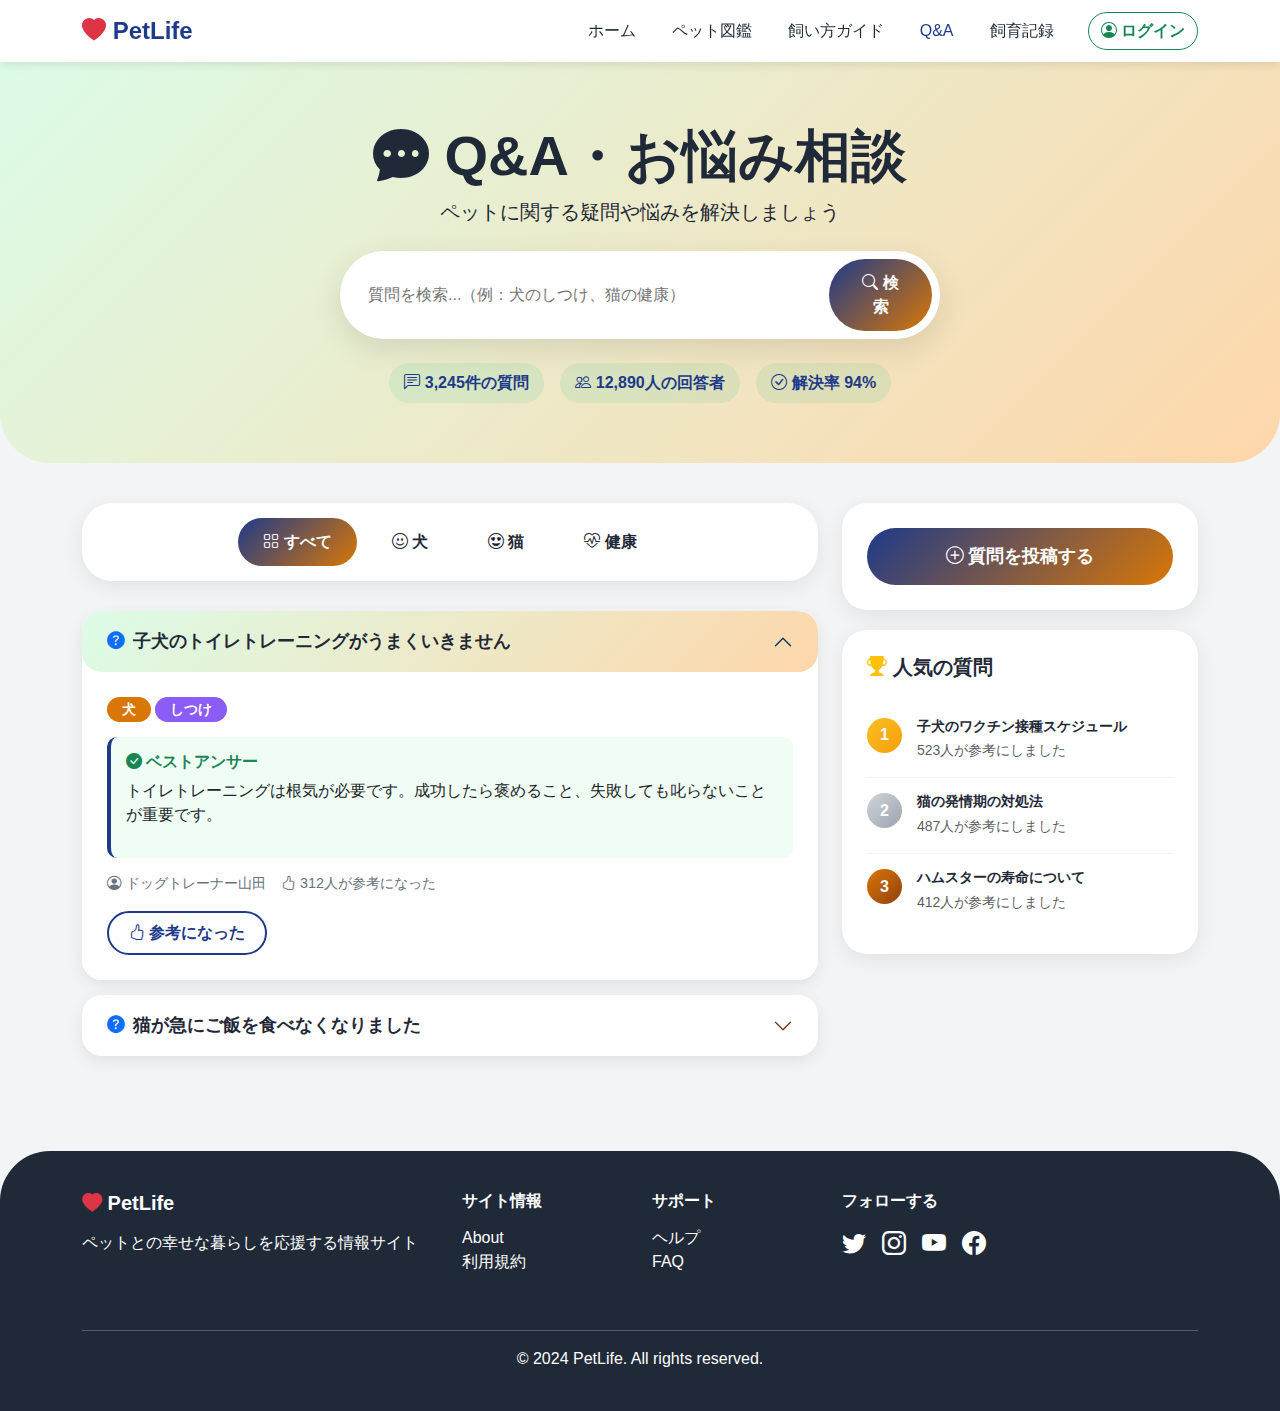
<file: pet-guide-qa.html>
<!DOCTYPE html>
<html lang="ja">

<head>
    <meta charset="UTF-8">
    <meta name="viewport" content="width=device-width, initial-scale=1.0">
    <title>PetLife - Q&A・お悩み相談</title>
    <link href="https://cdn.jsdelivr.net/npm/bootstrap@5.3.0/dist/css/bootstrap.min.css" rel="stylesheet">
    <link rel="stylesheet" href="https://cdn.jsdelivr.net/npm/bootstrap-icons@1.11.0/font/bootstrap-icons.css">
    <link rel="stylesheet" href="css/style.css">
    <style>
        .page-header {
            background: linear-gradient(135deg, #dcfce7 0%, #fed7aa 100%);
            padding: 60px 0;
            border-radius: 0 0 50px 50px;
            margin-bottom: 40px;
        }

        .search-box {
            background: white;
            border-radius: 50px;
            box-shadow: 0 10px 30px rgba(0, 0, 0, 0.1);
            padding: 8px;
            max-width: 600px;
            margin: 0 auto;
        }

        .search-box input {
            border: none;
            padding: 12px 20px;
            border-radius: 50px;
            width: 100%;
        }

        .search-box input:focus {
            outline: none;
        }

        .search-box button {
            background: linear-gradient(135deg, var(--primary-color), var(--secondary-color));
            border: none;
            color: white;
            padding: 12px 30px;
            border-radius: 50px;
            font-weight: bold;
        }

        .category-tabs {
            background: white;
            border-radius: 30px;
            padding: 10px;
            box-shadow: 0 5px 20px rgba(0, 0, 0, 0.08);
            margin-bottom: 30px;
        }

        .category-tabs .nav-link {
            border-radius: 25px;
            padding: 12px 25px;
            color: var(--brown-color);
            font-weight: 600;
            margin: 5px;
            transition: all 0.3s ease;
        }

        .category-tabs .nav-link:hover {
            background-color: rgba(16, 185, 129, 0.1);
        }

        .category-tabs .nav-link.active {
            background: linear-gradient(135deg, var(--primary-color), var(--secondary-color));
            color: white !important;
        }

        .accordion-item {
            background: white;
            border: none;
            border-radius: 20px !important;
            margin-bottom: 15px;
            overflow: hidden;
            box-shadow: 0 5px 15px rgba(0, 0, 0, 0.08);
        }

        .accordion-button {
            background-color: white;
            color: var(--brown-color);
            font-weight: 600;
            font-size: 1.1rem;
            padding: 20px 25px;
            border-radius: 20px !important;
        }

        .accordion-button:not(.collapsed) {
            background: linear-gradient(135deg, #dcfce7, #fed7aa);
            color: var(--brown-color);
            box-shadow: none;
        }

        .accordion-button:focus {
            box-shadow: none;
            border: none;
        }

        .accordion-button::after {
            background-image: url("data:image/svg+xml,%3csvg xmlns='http://www.w3.org/2000/svg' viewBox='0 0 16 16' fill='%2378350f'%3e%3cpath fill-rule='evenodd' d='M1.646 4.646a.5.5 0 0 1 .708 0L8 10.293l5.646-5.647a.5.5 0 0 1 .708.708l-6 6a.5.5 0 0 1-.708 0l-6-6a.5.5 0 0 1 0-.708z'/%3e%3c/svg%3e");
        }

        .accordion-body {
            padding: 25px;
            background-color: #fefefe;
        }

        .question-meta {
            display: flex;
            gap: 15px;
            margin-top: 15px;
            flex-wrap: wrap;
        }

        .meta-item {
            display: flex;
            align-items: center;
            gap: 5px;
            color: #6b7280;
            font-size: 0.9rem;
        }

        .badge-category {
            background: var(--secondary-color);
            color: white;
            padding: 5px 15px;
            border-radius: 50px;
            font-size: 0.85rem;
            font-weight: 600;
        }

        .sidebar-card {
            background: white;
            border-radius: 25px;
            padding: 25px;
            box-shadow: 0 5px 20px rgba(0, 0, 0, 0.08);
            margin-bottom: 20px;
        }

        .ranking-item {
            display: flex;
            align-items: start;
            padding: 15px 0;
            border-bottom: 1px solid #f3f4f6;
        }

        .ranking-item:last-child {
            border-bottom: none;
        }

        .ranking-number {
            width: 35px;
            height: 35px;
            background: linear-gradient(135deg, var(--primary-color), var(--secondary-color));
            border-radius: 50%;
            display: flex;
            align-items: center;
            justify-content: center;
            color: white;
            font-weight: bold;
            flex-shrink: 0;
            margin-right: 15px;
        }

        .ranking-number.gold {
            background: linear-gradient(135deg, #fbbf24, #f59e0b);
        }

        .ranking-number.silver {
            background: linear-gradient(135deg, #d1d5db, #9ca3af);
        }

        .ranking-number.bronze {
            background: linear-gradient(135deg, #d97706, #92400e);
        }

        .btn-post-question {
            background: linear-gradient(135deg, var(--primary-color), var(--secondary-color));
            border: none;
            color: white;
            padding: 15px 40px;
            border-radius: 50px;
            font-weight: bold;
            font-size: 1.1rem;
            width: 100%;
            transition: all 0.3s ease;
        }

        .btn-post-question:hover {
            transform: translateY(-3px);
            box-shadow: 0 10px 25px rgba(16, 185, 129, 0.3);
        }

        .stats-badge {
            display: inline-flex;
            align-items: center;
            gap: 5px;
            background: rgba(16, 185, 129, 0.1);
            color: var(--primary-color);
            padding: 8px 15px;
            border-radius: 50px;
            font-weight: 600;
        }

        footer {
            background-color: var(--brown-color);
            color: white;
            padding: 40px 0;
            margin-top: 80px;
            border-radius: 50px 50px 0 0;
        }

        .answer-highlight {
            background-color: #f0fdf4;
            border-left: 4px solid var(--primary-color);
            padding: 15px;
            border-radius: 10px;
            margin-top: 15px;
        }

        .helpful-btn {
            background-color: transparent;
            border: 2px solid var(--primary-color);
            color: var(--primary-color);
            padding: 8px 20px;
            border-radius: 50px;
            font-weight: 600;
            transition: all 0.3s ease;
        }

        .helpful-btn:hover {
            background-color: var(--primary-color);
            color: white;
        }
    </style>
</head>

<body>
    <nav class="navbar navbar-expand-lg sticky-top">
        <div class="container">
            <a class="navbar-brand" href="#">
                <i class="bi bi-heart-fill text-danger"></i> PetLife
            </a>
            <button class="navbar-toggler" type="button" data-bs-toggle="collapse" data-bs-target="#navbarNav">
                <span class="navbar-toggler-icon"></span>
            </button>
            <div class="collapse navbar-collapse" id="navbarNav">
                <ul class="navbar-nav ms-auto">
                    <li class="nav-item"><a class="nav-link" href="#">ホーム</a></li>
                    <li class="nav-item"><a class="nav-link" href="#">ペット図鑑</a></li>
                    <li class="nav-item"><a class="nav-link" href="#">飼い方ガイド</a></li>
                    <li class="nav-item"><a class="nav-link active" href="#">Q&A</a></li>
                    <li class="nav-item"><a class="nav-link" href="#">飼育記録</a></li>
                </ul>
                <button class="btn btn-outline-success ms-3 rounded-pill fw-bold">
                    <i class="bi bi-person-circle"></i> ログイン
                </button>
            </div>
        </div>
    </nav>

    <div class="page-header">
        <div class="container">
            <div class="text-center mb-4">
                <h1 class="display-4 fw-bold" style="color: var(--brown-color);">
                    <i class="bi bi-chat-dots-fill"></i> Q&A・お悩み相談
                </h1>
                <p class="lead" style="color: var(--brown-color);">
                    ペットに関する疑問や悩みを解決しましょう
                </p>
            </div>

            <div class="search-box">
                <div class="d-flex align-items-center">
                    <input type="text" class="flex-grow-1" placeholder="質問を検索...（例：犬のしつけ、猫の健康）">
                    <button type="button"><i class="bi bi-search"></i> 検索</button>
                </div>
            </div>

            <div class="text-center mt-4">
                <div class="d-flex justify-content-center gap-3 flex-wrap">
                    <span class="stats-badge"><i class="bi bi-chat-left-text"></i> 3,245件の質問</span>
                    <span class="stats-badge"><i class="bi bi-people"></i> 12,890人の回答者</span>
                    <span class="stats-badge"><i class="bi bi-check-circle"></i> 解決率 94%</span>
                </div>
            </div>
        </div>
    </div>

    <div class="container">
        <div class="row">
            <div class="col-lg-8">
                <div class="category-tabs">
                    <ul class="nav nav-pills justify-content-center flex-wrap" id="categoryTabs" role="tablist">
                        <li class="nav-item" role="presentation">
                            <button class="nav-link active" data-bs-toggle="pill" data-bs-target="#all" type="button"
                                role="tab">
                                <i class="bi bi-grid"></i> すべて
                            </button>
                        </li>
                        <li class="nav-item" role="presentation">
                            <button class="nav-link" data-bs-toggle="pill" data-bs-target="#dog" type="button"
                                role="tab">
                                <i class="bi bi-emoji-smile"></i> 犬
                            </button>
                        </li>
                        <li class="nav-item" role="presentation">
                            <button class="nav-link" data-bs-toggle="pill" data-bs-target="#cat" type="button"
                                role="tab">
                                <i class="bi bi-emoji-heart-eyes"></i> 猫
                            </button>
                        </li>
                        <li class="nav-item" role="presentation">
                            <button class="nav-link" data-bs-toggle="pill" data-bs-target="#health" type="button"
                                role="tab">
                                <i class="bi bi-heart-pulse"></i> 健康
                            </button>
                        </li>
                    </ul>
                </div>

                <div class="tab-content">
                    <div class="tab-pane fade show active" id="all" role="tabpanel">
                        <div class="accordion" id="faqAccordion">
                            <div class="accordion-item">
                                <h2 class="accordion-header">
                                    <button class="accordion-button" type="button" data-bs-toggle="collapse"
                                        data-bs-target="#faq1">
                                        <i class="bi bi-question-circle-fill text-primary me-2"></i>
                                        子犬のトイレトレーニングがうまくいきません
                                    </button>
                                </h2>
                                <div id="faq1" class="accordion-collapse collapse show" data-bs-parent="#faqAccordion">
                                    <div class="accordion-body">
                                        <div class="mb-3">
                                            <span class="badge-category">犬</span>
                                            <span class="badge-category" style="background: #8b5cf6;">しつけ</span>
                                        </div>
                                        <div class="answer-highlight">
                                            <h6 class="fw-bold text-success mb-2">
                                                <i class="bi bi-check-circle-fill"></i> ベストアンサー
                                            </h6>
                                            <p>トイレトレーニングは根気が必要です。成功したら褒めること、失敗しても叱らないことが重要です。</p>
                                        </div>
                                        <div class="question-meta">
                                            <div class="meta-item">
                                                <i class="bi bi-person-circle"></i><span>ドッグトレーナー山田</span>
                                            </div>
                                            <div class="meta-item">
                                                <i class="bi bi-hand-thumbs-up"></i><span>312人が参考になった</span>
                                            </div>
                                        </div>
                                        <div class="mt-3">
                                            <button class="helpful-btn">
                                                <i class="bi bi-hand-thumbs-up"></i> 参考になった
                                            </button>
                                        </div>
                                    </div>
                                </div>
                            </div>

                            <div class="accordion-item">
                                <h2 class="accordion-header">
                                    <button class="accordion-button collapsed" type="button" data-bs-toggle="collapse"
                                        data-bs-target="#faq2">
                                        <i class="bi bi-question-circle-fill text-primary me-2"></i>
                                        猫が急にご飯を食べなくなりました
                                    </button>
                                </h2>
                                <div id="faq2" class="accordion-collapse collapse" data-bs-parent="#faqAccordion">
                                    <div class="accordion-body">
                                        <div class="mb-3">
                                            <span class="badge-category" style="background: #fb923c;">猫</span>
                                            <span class="badge-category" style="background: #ef4444;">健康</span>
                                        </div>
                                        <div class="answer-highlight">
                                            <h6 class="fw-bold text-success mb-2">
                                                <i class="bi bi-check-circle-fill"></i> ベストアンサー
                                            </h6>
                                            <p>24時間以上食事を取らない場合は早めに動物病院を受診してください。</p>
                                        </div>
                                        <div class="question-meta">
                                            <div class="meta-item">
                                                <i class="bi bi-person-circle"></i><span>獣医師・佐藤</span>
                                            </div>
                                            <div class="meta-item">
                                                <i class="bi bi-hand-thumbs-up"></i><span>487人が参考になった</span>
                                            </div>
                                        </div>
                                        <div class="mt-3">
                                            <button class="helpful-btn">
                                                <i class="bi bi-hand-thumbs-up"></i> 参考になった
                                            </button>
                                        </div>
                                    </div>
                                </div>
                            </div>
                        </div>
                    </div>
                </div>
            </div>

            <div class="col-lg-4">
                <div class="sidebar-card">
                    <button class="btn btn-post-question">
                        <i class="bi bi-plus-circle"></i> 質問を投稿する
                    </button>
                </div>

                <div class="sidebar-card">
                    <h5 class="fw-bold mb-4" style="color: var(--brown-color);">
                        <i class="bi bi-trophy-fill text-warning"></i> 人気の質問
                    </h5>
                    <div class="ranking-item">
                        <div class="ranking-number gold">1</div>
                        <div>
                            <h6 class="fw-bold mb-1 small">子犬のワクチン接種スケジュール</h6>
                            <small class="text-muted">523人が参考にしました</small>
                        </div>
                    </div>
                    <div class="ranking-item">
                        <div class="ranking-number silver">2</div>
                        <div>
                            <h6 class="fw-bold mb-1 small">猫の発情期の対処法</h6>
                            <small class="text-muted">487人が参考にしました</small>
                        </div>
                    </div>
                    <div class="ranking-item">
                        <div class="ranking-number bronze">3</div>
                        <div>
                            <h6 class="fw-bold mb-1 small">ハムスターの寿命について</h6>
                            <small class="text-muted">412人が参考にしました</small>
                        </div>
                    </div>
                </div>
            </div>
        </div>
    </div>

    <footer>
        <div class="container">
            <div class="row">
                <div class="col-md-4 mb-4">
                    <h5 class="fw-bold mb-3">
                        <i class="bi bi-heart-fill text-danger"></i> PetLife
                    </h5>
                    <p>ペットとの幸せな暮らしを応援する情報サイト</p>
                </div>
                <div class="col-md-2 mb-4">
                    <h6 class="fw-bold mb-3">サイト情報</h6>
                    <ul class="list-unstyled">
                        <li><a href="#" class="text-white text-decoration-none">About</a></li>
                        <li><a href="#" class="text-white text-decoration-none">利用規約</a></li>
                    </ul>
                </div>
                <div class="col-md-2 mb-4">
                    <h6 class="fw-bold mb-3">サポート</h6>
                    <ul class="list-unstyled">
                        <li><a href="#" class="text-white text-decoration-none">ヘルプ</a></li>
                        <li><a href="#" class="text-white text-decoration-none">FAQ</a></li>
                    </ul>
                </div>
                <div class="col-md-4 mb-4">
                    <h6 class="fw-bold mb-3">フォローする</h6>
                    <div class="d-flex gap-3">
                        <a href="#" class="text-white fs-4"><i class="bi bi-twitter"></i></a>
                        <a href="#" class="text-white fs-4"><i class="bi bi-instagram"></i></a>
                        <a href="#" class="text-white fs-4"><i class="bi bi-youtube"></i></a>
                        <a href="#" class="text-white fs-4"><i class="bi bi-facebook"></i></a>
                    </div>
                </div>
            </div>
            <hr class="border-light">
            <p class="text-center mb-0">&copy; 2024 PetLife. All rights reserved.</p>
        </div>
    </footer>

    <script src="https://cdn.jsdelivr.net/npm/bootstrap@5.3.0/dist/js/bootstrap.bundle.min.js"></script>
<script src="js/main.js"></script>
</body>
</html>
</file>
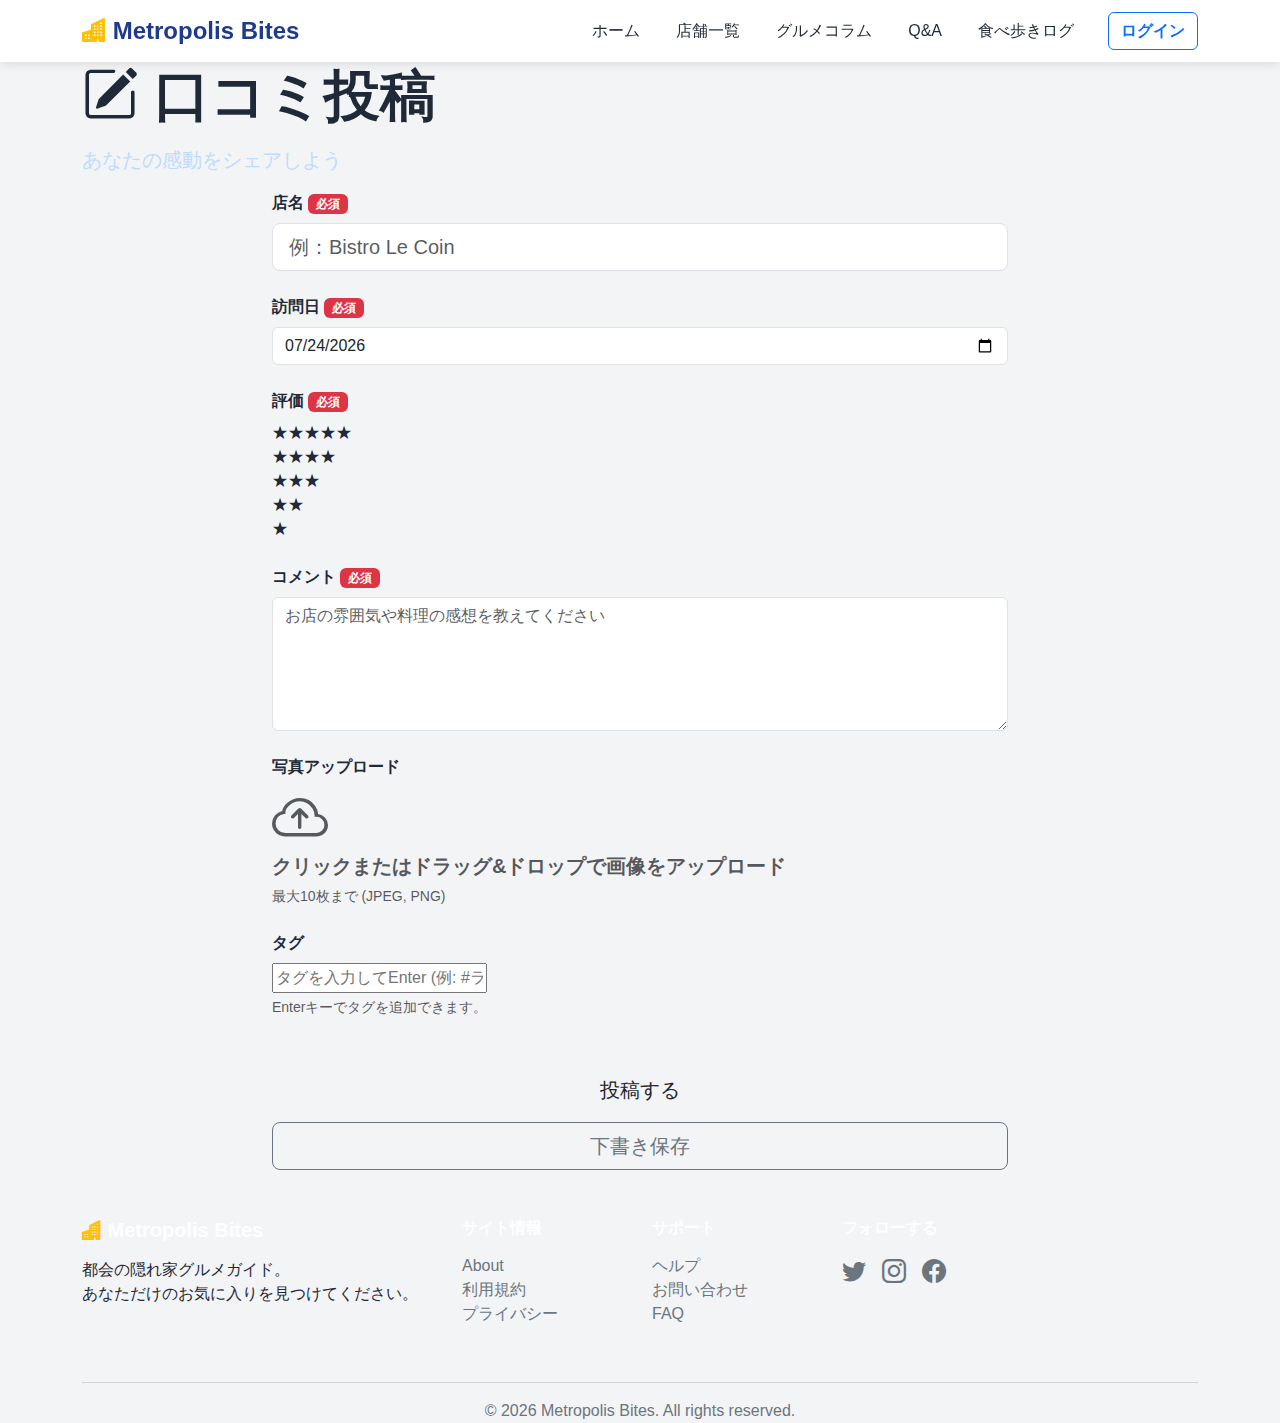
<file: review-form.html>
<!DOCTYPE html>
<html lang="ja">
<head>
    <meta charset="UTF-8">
    <meta name="viewport" content="width=device-width, initial-scale=1.0">
    <title>口コミ投稿 - Metropolis Bites</title>
    <link rel="icon" href="data:image/svg+xml,<svg xmlns=%22http://www.w3.org/2000/svg%22 viewBox=%220 0 100 100%22><text y=%22.9em%22 font-size=%2290%22>🍽️</text></svg>">
    <link href="https://cdn.jsdelivr.net/npm/bootstrap@5.3.0/dist/css/bootstrap.min.css" rel="stylesheet">
    <link rel="stylesheet" href="https://cdn.jsdelivr.net/npm/bootstrap-icons@1.11.0/font/bootstrap-icons.css">
    <link rel="stylesheet" href="css/style.css">
</head>
<body>
    <nav class="navbar navbar-expand-lg sticky-top">
        <div class="container">
            <a class="navbar-brand" href="index.html">
                <i class="bi bi-buildings-fill text-warning"></i> Metropolis Bites
            </a>
            <button class="navbar-toggler" type="button" data-bs-toggle="collapse" data-bs-target="#navbarNav">
                <span class="navbar-toggler-icon"></span>
            </button>
            <div class="collapse navbar-collapse" id="navbarNav">
                <ul class="navbar-nav ms-auto">
                    <li class="nav-item"><a class="nav-link" href="index.html">ホーム</a></li>
                    <li class="nav-item"><a class="nav-link" href="shop-list.html">店舗一覧</a></li>
                    <li class="nav-item"><a class="nav-link" href="gourmet-guide.html">グルメコラム</a></li>
                    <li class="nav-item"><a class="nav-link" href="gourmet-qa.html">Q&A</a></li>
                    <li class="nav-item"><a class="nav-link" href="eating-log.html">食べ歩きログ</a></li>
                </ul>
                <a href="login.html" class="btn btn-outline-primary ms-3 fw-bold">ログイン</a>
            </div>
        </div>
    </nav>

    <div class="page-header">
        <div class="container">
            <h1 class="display-4 fw-bold mb-3"><i class="bi bi-pencil-square"></i> 口コミ投稿</h1>
            <p class="lead" style="color: #bfdbfe;">あなたの感動をシェアしよう</p>
        </div>
    </div>

    <div class="container pb-5">
        <div class="row justify-content-center">
            <div class="col-lg-8">
                <div class="form-card">
                    <form id="recordForm" class="needs-validation" novalidate>
                        <!-- 店名 -->
                        <div class="mb-4">
                            <label for="shopName" class="form-label fw-bold">店名 <span class="badge bg-danger">必須</span></label>
                            <input type="text" class="form-control form-control-lg" id="shopName" placeholder="例：Bistro Le Coin" required>
                            <div class="invalid-feedback">
                                店名を入力してください。
                            </div>
                        </div>

                        <!-- 訪問日 -->
                        <div class="mb-4">
                            <label for="date" class="form-label fw-bold">訪問日 <span class="badge bg-danger">必須</span></label>
                            <input type="date" class="form-control" id="date" required>
                        </div>

                        <!-- 評価 -->
                        <div class="mb-4">
                            <label class="form-label fw-bold d-block">評価 <span class="badge bg-danger">必須</span></label>
                            <div class="rating-options">
                                <div class="rating-option" data-rating="5">★★★★★</div>
                                <div class="rating-option" data-rating="4">★★★★</div>
                                <div class="rating-option" data-rating="3">★★★</div>
                                <div class="rating-option" data-rating="2">★★</div>
                                <div class="rating-option" data-rating="1">★</div>
                            </div>
                            <input type="hidden" id="selectedRating" required>
                        </div>

                        <!-- コメント -->
                        <div class="mb-4">
                            <label for="comment" class="form-label fw-bold">コメント <span class="badge bg-danger">必須</span></label>
                            <textarea class="form-control" id="comment" rows="5" placeholder="お店の雰囲気や料理の感想を教えてください" required></textarea>
                            <div class="invalid-feedback">
                                コメントを入力してください。
                            </div>
                        </div>

                        <!-- 写真 -->
                        <div class="mb-4">
                            <label class="form-label fw-bold">写真アップロード</label>
                            <div class="file-upload-area" onclick="document.getElementById('fileInput').click()">
                                <i class="bi bi-cloud-arrow-up display-4 text-muted mb-3"></i>
                                <h5 class="fw-bold text-muted">クリックまたはドラッグ&ドロップで画像をアップロード</h5>
                                <p class="text-muted small mb-0">最大10枚まで (JPEG, PNG)</p>
                                <input type="file" id="fileInput" multiple accept="image/*" style="display: none;" onchange="previewImages(event)">
                            </div>
                            <div id="imagePreviewContainer" class="mt-3"></div>
                        </div>

                        <!-- タグ -->
                        <div class="mb-4">
                            <label class="form-label fw-bold">タグ</label>
                            <div class="tag-container" id="tagContainer">
                                <input type="text" class="tag-input-field" id="tagInput" placeholder="タグを入力してEnter (例: #ランチ #デート)">
                            </div>
                            <div class="form-text">Enterキーでタグを追加できます。</div>
                        </div>

                        <div class="d-grid gap-2 mt-5">
                            <button type="submit" class="btn btn-primary-custom btn-lg">投稿する</button>
                            <button type="button" class="btn btn-outline-secondary btn-lg" onclick="saveDraft()">下書き保存</button>
                        </div>
                    </form>
                </div>
            </div>
        </div>
    </div>

    <!-- Toast通知 -->
    <div class="toast-container position-fixed bottom-0 end-0 p-3">
        <div id="successToast" class="toast" role="alert" aria-live="assertive" aria-atomic="true">
            <div class="toast-header bg-success text-white">
                <strong class="me-auto"><i class="bi bi-check-circle-fill"></i> 投稿完了</strong>
                <button type="button" class="btn-close btn-close-white" data-bs-dismiss="toast"></button>
            </div>
            <div class="toast-body">
                口コミを投稿しました！
            </div>
        </div>

        <div id="errorToast" class="toast" role="alert" aria-live="assertive" aria-atomic="true">
            <div class="toast-header bg-danger text-white">
                <strong class="me-auto"><i class="bi bi-exclamation-circle-fill"></i> エラー</strong>
                <button type="button" class="btn-close btn-close-white" data-bs-dismiss="toast"></button>
            </div>
            <div class="toast-body">
                入力内容を確認してください。
            </div>
        </div>

        <div id="draftToast" class="toast" role="alert" aria-live="assertive" aria-atomic="true">
            <div class="toast-header bg-info text-white">
                <strong class="me-auto"><i class="bi bi-save-fill"></i> 保存完了</strong>
                <button type="button" class="btn-close btn-close-white" data-bs-dismiss="toast"></button>
            </div>
            <div class="toast-body">
                下書きを保存しました。
            </div>
        </div>
    </div>

    <footer>
        <div class="container">
            <div class="row">
                <div class="col-md-4 mb-4">
                    <h5 class="fw-bold mb-3 text-white">
                        <i class="bi bi-buildings-fill text-warning"></i> Metropolis Bites
                    </h5>
                    <p>都会の隠れ家グルメガイド。<br>あなただけのお気に入りを見つけてください。</p>
                </div>
                <div class="col-md-2 mb-4">
                    <h6 class="fw-bold mb-3 text-white">サイト情報</h6>
                    <ul class="list-unstyled">
                        <li><a href="#" class="text-decoration-none text-secondary hover-white">About</a></li>
                        <li><a href="#" class="text-decoration-none text-secondary hover-white">利用規約</a></li>
                        <li><a href="#" class="text-decoration-none text-secondary hover-white">プライバシー</a></li>
                    </ul>
                </div>
                <div class="col-md-2 mb-4">
                    <h6 class="fw-bold mb-3 text-white">サポート</h6>
                    <ul class="list-unstyled">
                        <li><a href="#" class="text-decoration-none text-secondary hover-white">ヘルプ</a></li>
                        <li><a href="#" class="text-decoration-none text-secondary hover-white">お問い合わせ</a></li>
                        <li><a href="gourmet-qa.html" class="text-decoration-none text-secondary hover-white">FAQ</a></li>
                    </ul>
                </div>
                <div class="col-md-4 mb-4">
                    <h6 class="fw-bold mb-3 text-white">フォローする</h6>
                    <div class="d-flex gap-3">
                        <a href="#" class="text-secondary fs-4 hover-white"><i class="bi bi-twitter"></i></a>
                        <a href="#" class="text-secondary fs-4 hover-white"><i class="bi bi-instagram"></i></a>
                        <a href="#" class="text-secondary fs-4 hover-white"><i class="bi bi-facebook"></i></a>
                    </div>
                </div>
            </div>
            <hr class="border-secondary">
            <p class="text-center mb-0 text-secondary">&copy; 2026 Metropolis Bites. All rights reserved.</p>
        </div>
    </footer>

    <script src="https://cdn.jsdelivr.net/npm/bootstrap@5.3.0/dist/js/bootstrap.bundle.min.js"></script>
    <script src="js/main.js"></script>
</body>
</html>
</file>
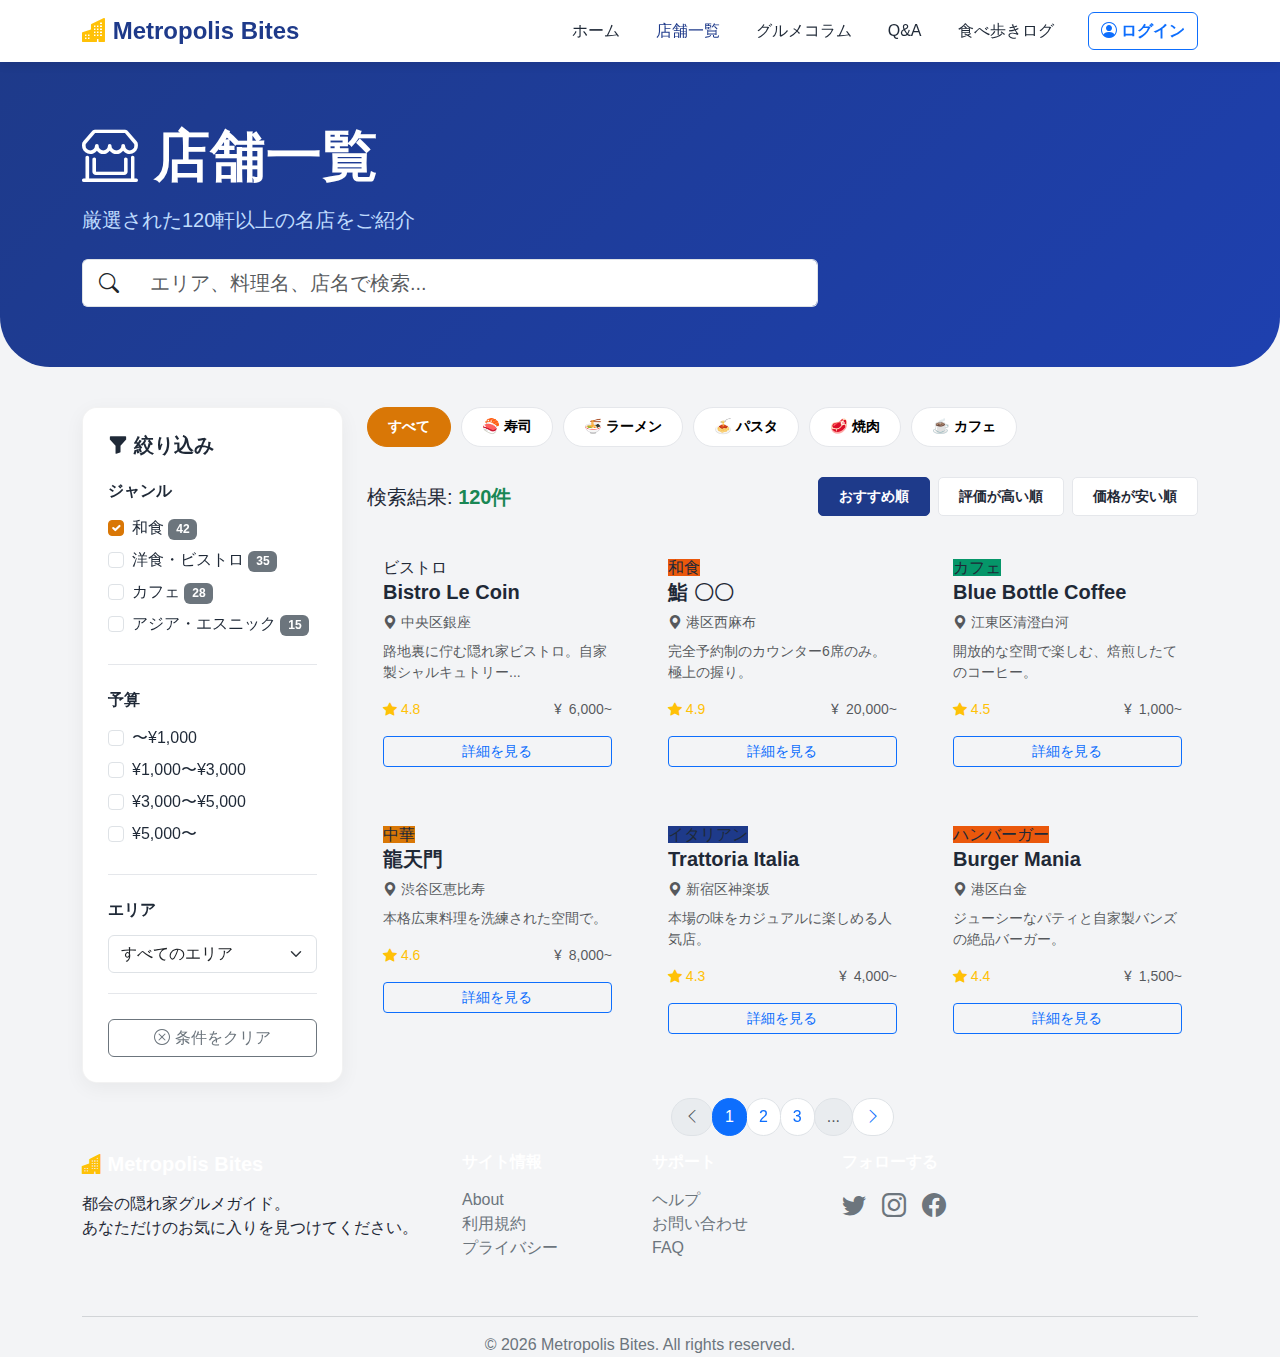
<file: shop-list.html>
<!DOCTYPE html>
<html lang="ja">
<head>
    <meta charset="UTF-8">
    <meta name="viewport" content="width=device-width, initial-scale=1.0">
    <title>店舗一覧 - Metropolis Bites</title>
    <link href="https://cdn.jsdelivr.net/npm/bootstrap@5.3.0/dist/css/bootstrap.min.css" rel="stylesheet">
    <link rel="stylesheet" href="https://cdn.jsdelivr.net/npm/bootstrap-icons@1.11.0/font/bootstrap-icons.css">
    <link rel="stylesheet" href="css/style.css">
    <style>
        .page-header {
            background: linear-gradient(135deg, #1e3a8a 0%, #1e40af 100%);
            padding: 60px 0;
            border-radius: 0 0 50px 50px;
            margin-bottom: 40px;
            color: white;
        }
        
        .filter-sidebar {
            background: white;
            border-radius: 15px;
            padding: 25px;
            box-shadow: 0 5px 20px rgba(0,0,0,0.05);
            position: sticky;
            top: 100px;
            border: 1px solid rgba(0,0,0,0.05);
        }
        
        .filter-section {
            margin-bottom: 25px;
            padding-bottom: 20px;
            border-bottom: 1px solid #e5e7eb;
        }
        
        .filter-section:last-child {
            border-bottom: none;
        }
        
        .form-check-input:checked {
            background-color: var(--secondary-color);
            border-color: var(--secondary-color);
        }
        
        .sort-btn {
            background: white;
            border: 1px solid #e5e7eb;
            border-radius: 5px;
            padding: 8px 20px;
            font-weight: 600;
            color: var(--brown-color);
            transition: all 0.2s ease;
            font-size: 0.9rem;
        }
        
        .sort-btn:hover, .sort-btn.active {
            background: var(--primary-color);
            color: white;
            border-color: var(--primary-color);
        }
        
        .category-filter {
            display: flex;
            flex-wrap: wrap;
            gap: 10px;
            margin-bottom: 30px;
        }
        
        .category-filter-btn {
            padding: 8px 20px;
            border-radius: 20px;
            border: 1px solid #e5e7eb;
            background: white;
            font-weight: 600;
            cursor: pointer;
            transition: all 0.2s ease;
            font-size: 0.9rem;
        }
        
        .category-filter-btn:hover, .category-filter-btn.active {
            background: var(--secondary-color);
            color: white;
            border-color: var(--secondary-color);
        }
    </style>
</head>
<body>
    <!-- ナビゲーションバー -->
    <nav class="navbar navbar-expand-lg sticky-top">
        <div class="container">
            <a class="navbar-brand" href="index.html">
                <i class="bi bi-buildings-fill text-warning"></i> Metropolis Bites
            </a>
            <button class="navbar-toggler" type="button" data-bs-toggle="collapse" data-bs-target="#navbarNav">
                <span class="navbar-toggler-icon"></span>
            </button>
            <div class="collapse navbar-collapse" id="navbarNav">
                <ul class="navbar-nav ms-auto">
                    <li class="nav-item">
                        <a class="nav-link" href="index.html">ホーム</a>
                    </li>
                    <li class="nav-item">
                        <a class="nav-link active" href="shop-list.html">店舗一覧</a>
                    </li>
                    <li class="nav-item">
                        <a class="nav-link" href="gourmet-guide.html">グルメコラム</a>
                    </li>
                    <li class="nav-item">
                        <a class="nav-link" href="gourmet-qa.html">Q&A</a>
                    </li>
                    <li class="nav-item">
                        <a class="nav-link" href="eating-log.html">食べ歩きログ</a>
                    </li>
                </ul>
                <a href="login.html" class="btn btn-outline-primary ms-3 fw-bold">
                    <i class="bi bi-person-circle"></i> ログイン
                </a>
            </div>
        </div>
    </nav>

    <!-- ページヘッダー -->
    <div class="page-header">
        <div class="container">
            <h1 class="display-4 fw-bold mb-3">
                <i class="bi bi-shop-window"></i> 店舗一覧
            </h1>
            <p class="lead" style="color: #bfdbfe;">厳選された120軒以上の名店をご紹介</p>
            <div class="row mt-4">
                <div class="col-md-8">
                    <div class="input-group input-group-lg">
                        <span class="input-group-text bg-white border-end-0 rounded-start">
                            <i class="bi bi-search"></i>
                        </span>
                        <input type="text" class="form-control border-start-0 rounded-end" placeholder="エリア、料理名、店名で検索...">
                    </div>
                </div>
            </div>
        </div>
    </div>

    <div class="container">
        <div class="row">
            <!-- フィルターサイドバー -->
            <div class="col-lg-3">
                <div class="filter-sidebar">
                    <h5 class="fw-bold mb-4" style="color: var(--brown-color);">
                        <i class="bi bi-funnel-fill"></i> 絞り込み
                    </h5>
                    
                    <!-- カテゴリ -->
                    <div class="filter-section">
                        <h6 class="fw-bold mb-3">ジャンル</h6>
                        <div class="form-check mb-2">
                            <input class="form-check-input" type="checkbox" id="cat1" checked>
                            <label class="form-check-label" for="cat1">
                                和食 <span class="badge bg-secondary">42</span>
                            </label>
                        </div>
                        <div class="form-check mb-2">
                            <input class="form-check-input" type="checkbox" id="cat2">
                            <label class="form-check-label" for="cat2">
                                洋食・ビストロ <span class="badge bg-secondary">35</span>
                            </label>
                        </div>
                        <div class="form-check mb-2">
                            <input class="form-check-input" type="checkbox" id="cat3">
                            <label class="form-check-label" for="cat3">
                                カフェ <span class="badge bg-secondary">28</span>
                            </label>
                        </div>
                        <div class="form-check mb-2">
                            <input class="form-check-input" type="checkbox" id="cat4">
                            <label class="form-check-label" for="cat4">
                                アジア・エスニック <span class="badge bg-secondary">15</span>
                            </label>
                        </div>
                    </div>

                    <!-- 予算 -->
                    <div class="filter-section">
                        <h6 class="fw-bold mb-3">予算</h6>
                        <div class="form-check mb-2">
                            <input class="form-check-input" type="checkbox" id="price1">
                            <label class="form-check-label" for="price1">
                                〜¥1,000
                            </label>
                        </div>
                        <div class="form-check mb-2">
                            <input class="form-check-input" type="checkbox" id="price2">
                            <label class="form-check-label" for="price2">
                                ¥1,000〜¥3,000
                            </label>
                        </div>
                        <div class="form-check mb-2">
                            <input class="form-check-input" type="checkbox" id="price3">
                            <label class="form-check-label" for="price3">
                                ¥3,000〜¥5,000
                            </label>
                        </div>
                        <div class="form-check mb-2">
                            <input class="form-check-input" type="checkbox" id="price4">
                            <label class="form-check-label" for="price4">
                                ¥5,000〜
                            </label>
                        </div>
                    </div>

                    <!-- エリア -->
                    <div class="filter-section">
                        <h6 class="fw-bold mb-3">エリア</h6>
                        <select class="form-select">
                            <option selected>すべてのエリア</option>
                            <option value="1">銀座・有楽町</option>
                            <option value="2">新宿・代々木</option>
                            <option value="3">渋谷・恵比寿</option>
                            <option value="4">六本木・麻布</option>
                        </select>
                    </div>

                    <button class="btn btn-outline-secondary w-100">
                        <i class="bi bi-x-circle"></i> 条件をクリア
                    </button>
                </div>
            </div>

            <!-- 店舗一覧 -->
            <div class="col-lg-9">
                <!-- カテゴリクイックフィルター -->
                <div class="category-filter">
                    <button class="category-filter-btn active">すべて</button>
                    <button class="category-filter-btn">🍣 寿司</button>
                    <button class="category-filter-btn">🍜 ラーメン</button>
                    <button class="category-filter-btn">🍝 パスタ</button>
                    <button class="category-filter-btn">🥩 焼肉</button>
                    <button class="category-filter-btn">☕ カフェ</button>
                </div>

                <!-- ソートとカウント -->
                <div class="d-flex justify-content-between align-items-center mb-4">
                    <h5 class="mb-0" style="color: var(--brown-color);">
                        検索結果: <span class="fw-bold text-success">120件</span>
                    </h5>
                    <div class="d-flex gap-2">
                        <button class="sort-btn active">おすすめ順</button>
                        <button class="sort-btn">評価が高い順</button>
                        <button class="sort-btn">価格が安い順</button>
                    </div>
                </div>

                <!-- 店舗カード -->
                <div class="row g-4">
                    <div class="col-md-6 col-lg-4">
                        <div class="shop-card">
                            <div class="food-icon" style="background-image: url('https://images.unsplash.com/photo-1559339352-11d035aa65de?auto=format&fit=crop&w=800&q=80');"></div>
                            <div class="p-3">
                                <span class="category-badge">ビストロ</span>
                                <h5 class="fw-bold mb-2">Bistro Le Coin</h5>
                                <p class="text-muted small mb-2"><i class="bi bi-geo-alt-fill"></i> 中央区銀座</p>
                                <p class="text-muted small mb-3">路地裏に佇む隠れ家ビストロ。自家製シャルキュトリー...</p>
                                <div class="d-flex justify-content-between align-items-center mb-3">
                                    <div class="text-warning small"><i class="bi bi-star-fill"></i> 4.8</div>
                                    <div class="text-muted small"><i class="bi bi-currency-yen"></i> 6,000~</div>
                                </div>
                                <a href="shop-detail.html" class="btn btn-outline-primary w-100 btn-sm">詳細を見る</a>
                            </div>
                        </div>
                    </div>

                    <div class="col-md-6 col-lg-4">
                         <div class="shop-card">
                            <div class="food-icon" style="background-image: url('https://images.unsplash.com/photo-1579027989536-b7b1f875659b?auto=format&fit=crop&w=800&q=80');"></div>
                            <div class="p-3">
                                <span class="category-badge" style="background-color: #ea580c;">和食</span>
                                <h5 class="fw-bold mb-2">鮨 〇〇</h5>
                                <p class="text-muted small mb-2"><i class="bi bi-geo-alt-fill"></i> 港区西麻布</p>
                                <p class="text-muted small mb-3">完全予約制のカウンター6席のみ。極上の握り。</p>
                                <div class="d-flex justify-content-between align-items-center mb-3">
                                    <div class="text-warning small"><i class="bi bi-star-fill"></i> 4.9</div>
                                    <div class="text-muted small"><i class="bi bi-currency-yen"></i> 20,000~</div>
                                </div>
                                <a href="shop-detail.html" class="btn btn-outline-primary w-100 btn-sm">詳細を見る</a>
                            </div>
                        </div>
                    </div>

                    <div class="col-md-6 col-lg-4">
                         <div class="shop-card">
                            <div class="food-icon" style="background-image: url('https://images.unsplash.com/photo-1554118811-1e0d58224f24?auto=format&fit=crop&w=800&q=80');"></div>
                            <div class="p-3">
                                <span class="category-badge" style="background-color: #059669;">カフェ</span>
                                <h5 class="fw-bold mb-2">Blue Bottle Coffee</h5>
                                <p class="text-muted small mb-2"><i class="bi bi-geo-alt-fill"></i> 江東区清澄白河</p>
                                <p class="text-muted small mb-3">開放的な空間で楽しむ、焙煎したてのコーヒー。</p>
                                <div class="d-flex justify-content-between align-items-center mb-3">
                                    <div class="text-warning small"><i class="bi bi-star-fill"></i> 4.5</div>
                                    <div class="text-muted small"><i class="bi bi-currency-yen"></i> 1,000~</div>
                                </div>
                                <a href="shop-detail.html" class="btn btn-outline-primary w-100 btn-sm">詳細を見る</a>
                            </div>
                        </div>
                    </div>

                    <div class="col-md-6 col-lg-4">
                         <div class="shop-card">
                            <div class="food-icon" style="background-image: url('https://images.unsplash.com/photo-1552566626-52f8b828add9?auto=format&fit=crop&w=800&q=80');"></div>
                            <div class="p-3">
                                <span class="category-badge" style="background-color: #d97706;">中華</span>
                                <h5 class="fw-bold mb-2">龍天門</h5>
                                <p class="text-muted small mb-2"><i class="bi bi-geo-alt-fill"></i> 渋谷区恵比寿</p>
                                <p class="text-muted small mb-3">本格広東料理を洗練された空間で。</p>
                                <div class="d-flex justify-content-between align-items-center mb-3">
                                    <div class="text-warning small"><i class="bi bi-star-fill"></i> 4.6</div>
                                    <div class="text-muted small"><i class="bi bi-currency-yen"></i> 8,000~</div>
                                </div>
                                <a href="shop-detail.html" class="btn btn-outline-primary w-100 btn-sm">詳細を見る</a>
                            </div>
                        </div>
                    </div>

                    <div class="col-md-6 col-lg-4">
                         <div class="shop-card">
                            <div class="food-icon" style="background-image: url('https://images.unsplash.com/photo-1517248135467-4c7edcad34c4?auto=format&fit=crop&w=800&q=80');"></div>
                            <div class="p-3">
                                <span class="category-badge" style="background-color: #1e3a8a;">イタリアン</span>
                                <h5 class="fw-bold mb-2">Trattoria Italia</h5>
                                <p class="text-muted small mb-2"><i class="bi bi-geo-alt-fill"></i> 新宿区神楽坂</p>
                                <p class="text-muted small mb-3">本場の味をカジュアルに楽しめる人気店。</p>
                                <div class="d-flex justify-content-between align-items-center mb-3">
                                    <div class="text-warning small"><i class="bi bi-star-fill"></i> 4.3</div>
                                    <div class="text-muted small"><i class="bi bi-currency-yen"></i> 4,000~</div>
                                </div>
                                <a href="shop-detail.html" class="btn btn-outline-primary w-100 btn-sm">詳細を見る</a>
                            </div>
                        </div>
                    </div>

                    <div class="col-md-6 col-lg-4">
                         <div class="shop-card">
                            <div class="food-icon" style="background-image: url('https://images.unsplash.com/photo-1594212699903-ec8a3eca50f5?auto=format&fit=crop&w=800&q=80');"></div>
                            <div class="p-3">
                                <span class="category-badge" style="background-color: #ea580c;">ハンバーガー</span>
                                <h5 class="fw-bold mb-2">Burger Mania</h5>
                                <p class="text-muted small mb-2"><i class="bi bi-geo-alt-fill"></i> 港区白金</p>
                                <p class="text-muted small mb-3">ジューシーなパティと自家製バンズの絶品バーガー。</p>
                                <div class="d-flex justify-content-between align-items-center mb-3">
                                    <div class="text-warning small"><i class="bi bi-star-fill"></i> 4.4</div>
                                    <div class="text-muted small"><i class="bi bi-currency-yen"></i> 1,500~</div>
                                </div>
                                <a href="shop-detail.html" class="btn btn-outline-primary w-100 btn-sm">詳細を見る</a>
                            </div>
                        </div>
                    </div>
                </div>

                <!-- ページネーション -->
                <nav aria-label="ページネーション" class="mt-5">
                    <ul class="pagination justify-content-center">
                        <li class="page-item disabled">
                            <a class="page-link rounded-pill" href="#"><i class="bi bi-chevron-left"></i></a>
                        </li>
                        <li class="page-item active"><a class="page-link rounded-pill" href="#">1</a></li>
                        <li class="page-item"><a class="page-link rounded-pill" href="#">2</a></li>
                        <li class="page-item"><a class="page-link rounded-pill" href="#">3</a></li>
                        <li class="page-item disabled"><a class="page-link rounded-pill" href="#">...</a></li>
                        <li class="page-item">
                            <a class="page-link rounded-pill" href="#"><i class="bi bi-chevron-right"></i></a>
                        </li>
                    </ul>
                </nav>
            </div>
        </div>
    </div>

    <!-- フッター -->
    <footer>
        <div class="container">
            <div class="row">
                <div class="col-md-4 mb-4">
                    <h5 class="fw-bold mb-3 text-white">
                        <i class="bi bi-buildings-fill text-warning"></i> Metropolis Bites
                    </h5>
                    <p>都会の隠れ家グルメガイド。<br>あなただけのお気に入りを見つけてください。</p>
                </div>
                <div class="col-md-2 mb-4">
                    <h6 class="fw-bold mb-3 text-white">サイト情報</h6>
                    <ul class="list-unstyled">
                        <li><a href="#" class="text-decoration-none text-secondary hover-white">About</a></li>
                        <li><a href="#" class="text-decoration-none text-secondary hover-white">利用規約</a></li>
                        <li><a href="#" class="text-decoration-none text-secondary hover-white">プライバシー</a></li>
                    </ul>
                </div>
                <div class="col-md-2 mb-4">
                    <h6 class="fw-bold mb-3 text-white">サポート</h6>
                    <ul class="list-unstyled">
                        <li><a href="#" class="text-decoration-none text-secondary hover-white">ヘルプ</a></li>
                        <li><a href="#" class="text-decoration-none text-secondary hover-white">お問い合わせ</a></li>
                        <li><a href="gourmet-qa.html" class="text-decoration-none text-secondary hover-white">FAQ</a></li>
                    </ul>
                </div>
                <div class="col-md-4 mb-4">
                    <h6 class="fw-bold mb-3 text-white">フォローする</h6>
                    <div class="d-flex gap-3">
                        <a href="#" class="text-secondary fs-4 hover-white"><i class="bi bi-twitter"></i></a>
                        <a href="#" class="text-secondary fs-4 hover-white"><i class="bi bi-instagram"></i></a>
                        <a href="#" class="text-secondary fs-4 hover-white"><i class="bi bi-facebook"></i></a>
                    </div>
                </div>
            </div>
            <hr class="border-secondary">
            <p class="text-center mb-0 text-secondary">&copy; 2026 Metropolis Bites. All rights reserved.</p>
        </div>
    </footer>

    <script src="https://cdn.jsdelivr.net/npm/bootstrap@5.3.0/dist/js/bootstrap.bundle.min.js"></script>
    <script src="js/main.js"></script>
</body>
</html>
</file>
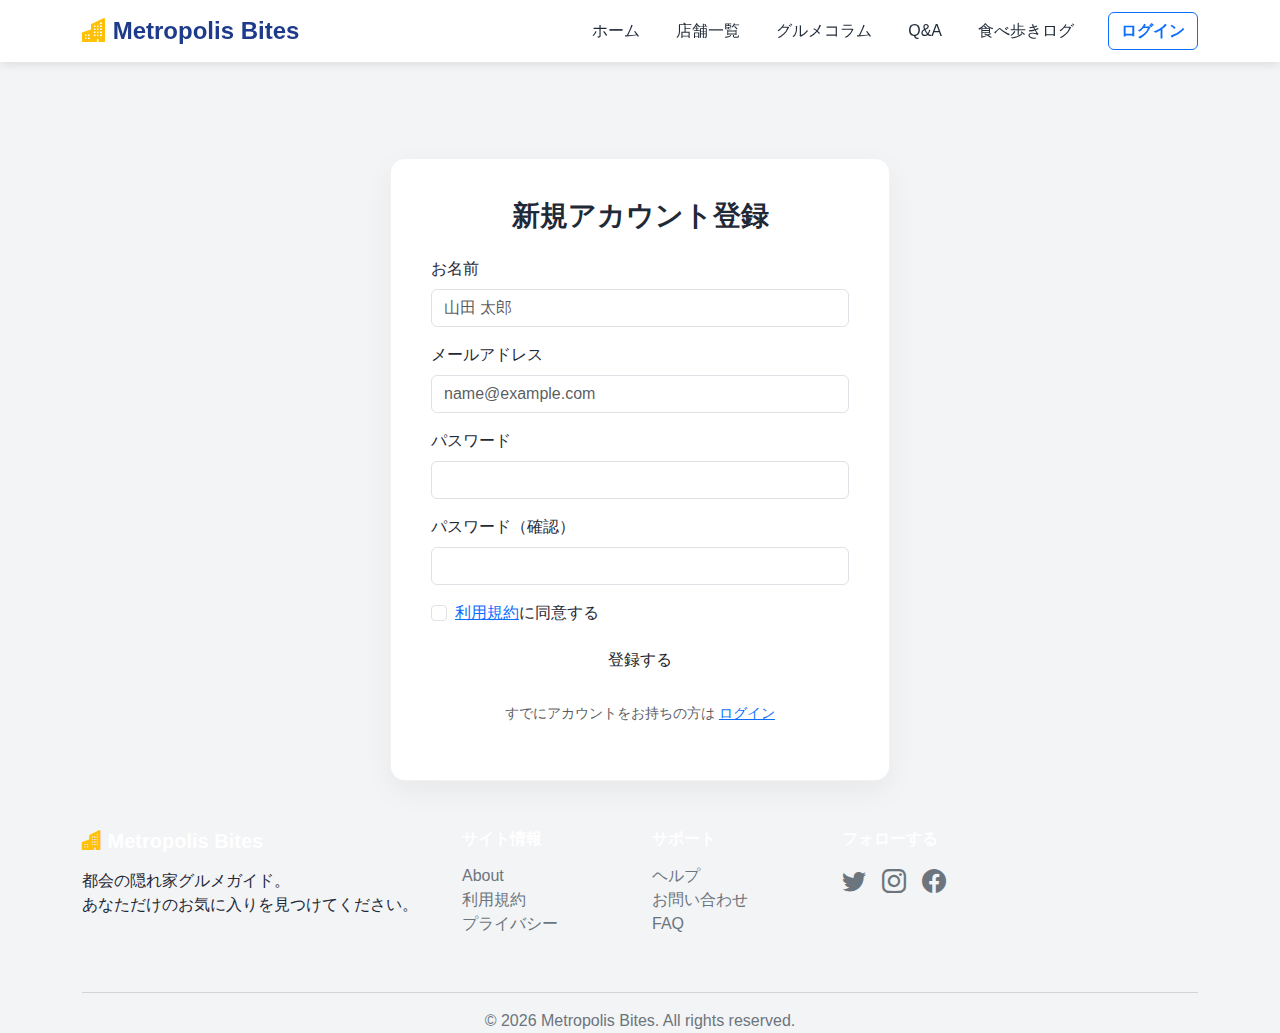
<file: signup.html>
<!DOCTYPE html>
<html lang="ja">
<head>
    <meta charset="UTF-8">
    <meta name="viewport" content="width=device-width, initial-scale=1.0">
    <title>新規登録 - Metropolis Bites</title>
    <link href="https://cdn.jsdelivr.net/npm/bootstrap@5.3.0/dist/css/bootstrap.min.css" rel="stylesheet">
    <link rel="stylesheet" href="https://cdn.jsdelivr.net/npm/bootstrap-icons@1.11.0/font/bootstrap-icons.css">
    <link rel="stylesheet" href="css/style.css">
    <style>
        .auth-card {
            max-width: 500px;
            margin: 0 auto;
            background: white;
            border-radius: 15px;
            padding: 40px;
            box-shadow: 0 10px 30px rgba(0,0,0,0.05);
            border: 1px solid rgba(0,0,0,0.05);
        }
    </style>
</head>
<body>
    <nav class="navbar navbar-expand-lg sticky-top">
        <div class="container">
            <a class="navbar-brand" href="index.html">
                <i class="bi bi-buildings-fill text-warning"></i> Metropolis Bites
            </a>
            <button class="navbar-toggler" type="button" data-bs-toggle="collapse" data-bs-target="#navbarNav">
                <span class="navbar-toggler-icon"></span>
            </button>
            <div class="collapse navbar-collapse" id="navbarNav">
                <ul class="navbar-nav ms-auto">
                    <li class="nav-item"><a class="nav-link" href="index.html">ホーム</a></li>
                    <li class="nav-item"><a class="nav-link" href="shop-list.html">店舗一覧</a></li>
                    <li class="nav-item"><a class="nav-link" href="gourmet-guide.html">グルメコラム</a></li>
                    <li class="nav-item"><a class="nav-link" href="gourmet-qa.html">Q&A</a></li>
                    <li class="nav-item"><a class="nav-link" href="eating-log.html">食べ歩きログ</a></li>
                </ul>
                <a href="login.html" class="btn btn-outline-primary ms-3 fw-bold">ログイン</a>
            </div>
        </div>
    </nav>

    <div class="container py-5">
        <div class="auth-card mt-5">
            <h3 class="text-center fw-bold mb-4">新規アカウント登録</h3>
            <form>
                <div class="mb-3">
                    <label for="name" class="form-label">お名前</label>
                    <input type="text" class="form-control" id="name" placeholder="山田 太郎">
                </div>
                <div class="mb-3">
                    <label for="email" class="form-label">メールアドレス</label>
                    <input type="email" class="form-control" id="email" placeholder="name@example.com">
                </div>
                <div class="mb-3">
                    <label for="password" class="form-label">パスワード</label>
                    <input type="password" class="form-control" id="password">
                </div>
                <div class="mb-3">
                    <label for="confirm-password" class="form-label">パスワード（確認）</label>
                    <input type="password" class="form-control" id="confirm-password">
                </div>
                <div class="mb-3 form-check">
                    <input type="checkbox" class="form-check-input" id="terms">
                    <label class="form-check-label" for="terms"><a href="#">利用規約</a>に同意する</label>
                </div>
                <div class="d-grid gap-2">
                    <button type="submit" class="btn btn-primary-custom">登録する</button>
                </div>
            </form>
            <div class="text-center mt-4">
                <p class="small text-muted">すでにアカウントをお持ちの方は <a href="login.html">ログイン</a></p>
            </div>
        </div>
    </div>

    <footer>
        <div class="container">
            <div class="row">
                <div class="col-md-4 mb-4">
                    <h5 class="fw-bold mb-3 text-white">
                        <i class="bi bi-buildings-fill text-warning"></i> Metropolis Bites
                    </h5>
                    <p>都会の隠れ家グルメガイド。<br>あなただけのお気に入りを見つけてください。</p>
                </div>
                <div class="col-md-2 mb-4">
                    <h6 class="fw-bold mb-3 text-white">サイト情報</h6>
                    <ul class="list-unstyled">
                        <li><a href="#" class="text-decoration-none text-secondary hover-white">About</a></li>
                        <li><a href="#" class="text-decoration-none text-secondary hover-white">利用規約</a></li>
                        <li><a href="#" class="text-decoration-none text-secondary hover-white">プライバシー</a></li>
                    </ul>
                </div>
                <div class="col-md-2 mb-4">
                    <h6 class="fw-bold mb-3 text-white">サポート</h6>
                    <ul class="list-unstyled">
                        <li><a href="#" class="text-decoration-none text-secondary hover-white">ヘルプ</a></li>
                        <li><a href="#" class="text-decoration-none text-secondary hover-white">お問い合わせ</a></li>
                        <li><a href="gourmet-qa.html" class="text-decoration-none text-secondary hover-white">FAQ</a></li>
                    </ul>
                </div>
                <div class="col-md-4 mb-4">
                    <h6 class="fw-bold mb-3 text-white">フォローする</h6>
                    <div class="d-flex gap-3">
                        <a href="#" class="text-secondary fs-4 hover-white"><i class="bi bi-twitter"></i></a>
                        <a href="#" class="text-secondary fs-4 hover-white"><i class="bi bi-instagram"></i></a>
                        <a href="#" class="text-secondary fs-4 hover-white"><i class="bi bi-facebook"></i></a>
                    </div>
                </div>
            </div>
            <hr class="border-secondary">
            <p class="text-center mb-0 text-secondary">&copy; 2026 Metropolis Bites. All rights reserved.</p>
        </div>
    </footer>

    <script src="https://cdn.jsdelivr.net/npm/bootstrap@5.3.0/dist/js/bootstrap.bundle.min.js"></script>
    <script src="js/main.js"></script>
</body>
</html>
</file>
<file: css/style.css>
:root {
    --primary-color: #1e3a8a;
    --secondary-color: #d97706;
    --accent-color: #ea580c;
    --brown-color: #1f2937;
    --bg-color: #f3f4f6;
}

body {
    font-family: 'Helvetica Neue', Arial, 'Hiragino Kaku Gothic ProN', 'Hiragino Sans', Meiryo, sans-serif;
    background-color: var(--bg-color);
    color: var(--brown-color);
}

.navbar {
    background-color: white;
    box-shadow: 0 2px 10px rgba(0,0,0,0.1);
}

.navbar-brand {
    font-weight: bold;
    color: var(--primary-color) !important;
    font-size: 1.5rem;
}

.nav-link {
    color: var(--brown-color) !important;
    font-weight: 500;
    margin: 0 10px;
}

.nav-link:hover,
.nav-link.active {
    color: var(--primary-color) !important;
}
</file>
